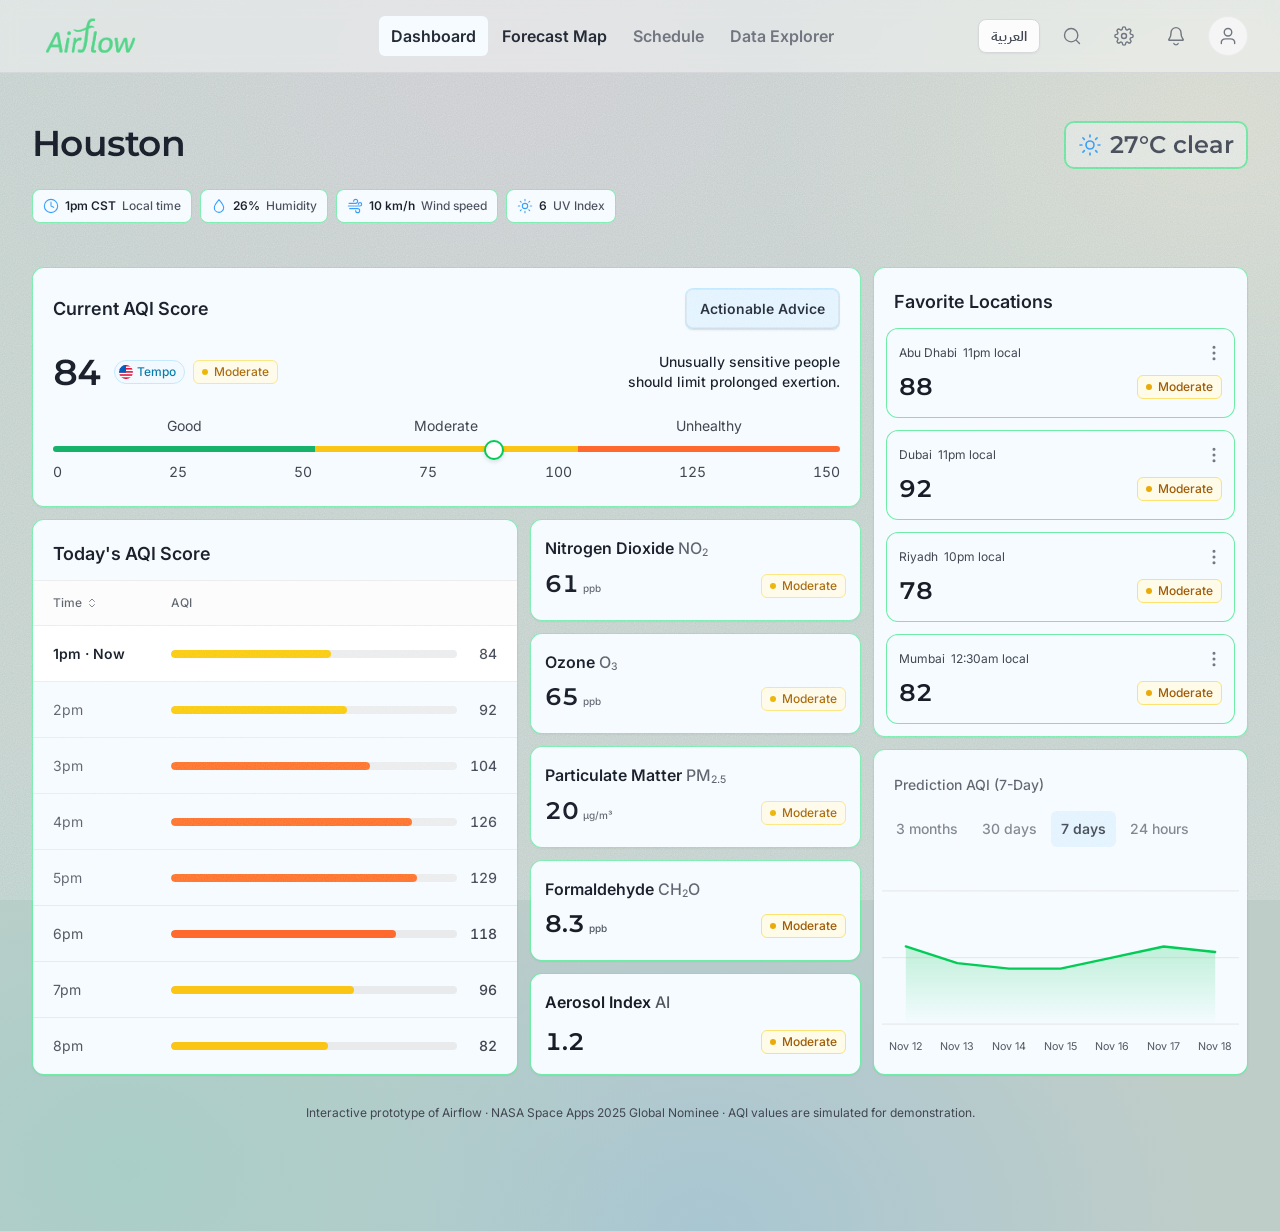
<file: airflow/prototype/index.html>
<!DOCTYPE html>
<html lang="en">
<head>
<meta charset="utf-8">
<meta name="viewport" content="width=device-width, initial-scale=1">
<title>Airflow Prototype</title>
<link rel="preconnect" href="https://fonts.googleapis.com">
<link rel="preconnect" href="https://fonts.gstatic.com" crossorigin>
<link href="https://fonts.googleapis.com/css2?family=Inter:wght@400;500;600&family=Montserrat:wght@500;600&family=IBM+Plex+Sans+Arabic:wght@400;500;600&display=swap" rel="stylesheet">
<style>
/* Airflow design tokens, taken from the Figma file (Untitled UI based). Single light theme, as designed. */
:root{
  --brand-600:#03CC56;
  --brand-500:#03E05E;
  --border-brand:rgba(3,224,94,.55);
  --card:#F5FBFF;
  --card-alt:#F0F9FF;
  --white:#FCFCFC;
  --text-900:#181D27;
  --text-700:#414651;
  --text-600:#535862;
  --text-500:#717680;
  --border-primary:#D5D7DA;
  --border-secondary:#E9EAEB;
  --bg-quaternary:#E9EAEB;
  --good:#17B26A; --moderate:#FAC515; --usg:#FF692E; --unhealthy:#F04438; --very:#7A5AF8;
  --font-display:"Montserrat", "IBM Plex Sans Arabic", "Helvetica Neue", Arial, sans-serif;
  --font-body:"Inter", "IBM Plex Sans Arabic", "Helvetica Neue", Arial, sans-serif;
  --shadow-xs:0 1px 2px rgba(10,13,18,.05);
  --shadow-lg:0 12px 16px -4px rgba(10,13,18,.08),0 4px 6px -2px rgba(10,13,18,.03),0 2px 2px -1px rgba(10,13,18,.04);
  color-scheme:light;
}
*{box-sizing:border-box}
html,body{margin:0;min-height:100%}
body{
  font-family:var(--font-body);color:var(--text-900);font-size:14px;line-height:20px;
  background-color:#BFCDC9;
  background-image:
    radial-gradient(60% 50% at 10% 95%, #A9CEC8 0%, transparent 70%),
    radial-gradient(55% 45% at 55% 100%, #A8C6D2 0%, transparent 70%),
    radial-gradient(50% 40% at 95% 10%, #D3D6CB 0%, transparent 70%),
    radial-gradient(60% 50% at 40% 5%, #C9C9CE 0%, transparent 70%);
  background-attachment:scroll;
}
body::before{content:"";position:fixed;inset:0;pointer-events:none;opacity:.35;mix-blend-mode:overlay;
  background-image:url("data:image/svg+xml,%3Csvg xmlns='http://www.w3.org/2000/svg' width='160' height='160'%3E%3Cfilter id='n'%3E%3CfeTurbulence type='fractalNoise' baseFrequency='.9' numOctaves='2' stitchTiles='stitch'/%3E%3CfeColorMatrix values='0 0 0 0 1 0 0 0 0 1 0 0 0 0 1 0 0 0 .9 0'/%3E%3C/filter%3E%3Crect width='100%25' height='100%25' filter='url(%23n)'/%3E%3C/svg%3E");}
button{font:inherit;color:inherit;cursor:pointer}
:focus-visible{outline:2px solid var(--brand-600);outline-offset:2px;border-radius:6px}
.num{font-variant-numeric:tabular-nums}
sub{font-size:.65em;vertical-align:-.15em;line-height:0}

/* header */
.nav{position:sticky;top:0;z-index:20;background:rgba(255,255,255,.4);border-bottom:1px solid var(--border-primary);backdrop-filter:blur(8px)}
.nav-in{max-width:1280px;margin:0 auto;height:72px;padding:0 32px;display:flex;align-items:center;justify-content:space-between;gap:16px}
.nav-left{display:flex;align-items:center;gap:clamp(24px,18vw,260px)}
.logo{display:block;width:117px;height:40px;object-fit:contain}
.menu{display:flex;gap:2px}
.menu a,.menu span{font-weight:600;font-size:16px;line-height:24px;padding:8px 12px;border-radius:6px;text-decoration:none;color:var(--text-700);white-space:nowrap}
.menu a{color:#252B37}
.menu a[aria-current="page"]{background:var(--card)}
.menu a:hover{background:rgba(245,251,255,.7)}
.menu span{color:var(--text-500);cursor:not-allowed}
.nav-right{display:flex;align-items:center;gap:12px}
.icon-btn{width:40px;height:40px;border:0;background:none;border-radius:6px;display:grid;place-items:center;color:var(--text-500)}
.icon-btn:hover{background:rgba(255,255,255,.5)}
.icon-btn svg,.ico{width:20px;height:20px;stroke:currentColor;fill:none;stroke-width:1.67;stroke-linecap:round;stroke-linejoin:round}
.lang-btn{border:1px solid var(--border-primary);background:var(--white);border-radius:8px;padding:6px 12px;font-weight:600;font-size:14px;color:var(--text-700);box-shadow:var(--shadow-xs)}
.lang-btn:hover{background:#fff}
.avatar{width:40px;height:40px;border-radius:50%;background:#F5F5F5;border:1px solid var(--border-secondary);display:grid;place-items:center;color:var(--text-500)}

main{max-width:1280px;margin:0 auto;padding:48px 32px 96px}
.view[hidden]{display:none}

/* shared card */
.card{background:var(--card);border:1px solid var(--border-brand);border-radius:12px;box-shadow:var(--shadow-xs)}
.card-h{font-weight:600;font-size:18px;line-height:28px;margin:0}
.badge{display:inline-flex;align-items:center;gap:6px;border:1px solid;border-radius:6px;padding:2px 8px;font-size:12px;line-height:18px;font-weight:500;white-space:nowrap}
.badge i{width:6px;height:6px;border-radius:50%;background:currentColor;display:block}
.b-good{background:#ECFDF3;border-color:#ABEFC6;color:#067647}.b-good i{background:#17B26A}
.b-moderate{background:#FEFBE8;border-color:#FDE272;color:#A15C07}.b-moderate i{background:#EAAA08}
.b-usg{background:#FDEAD7;border-color:#FF9C66;color:#B93815}.b-usg i{background:#EF6820}
.b-unhealthy{background:#FEF3F2;border-color:#FDA29B;color:#B42318}.b-unhealthy i{background:#F04438}
.b-very{background:#F4F3FF;border-color:#BDB4FE;color:#5925DC}.b-very i{background:#7A5AF8}
.btn{border:1px solid var(--border-primary);background:var(--white);border-radius:8px;padding:10px 14px;font-weight:600;font-size:14px;color:var(--text-700);box-shadow:var(--shadow-xs),inset 0 0 0 1px rgba(10,13,18,.06),inset 0 -2px 0 rgba(10,13,18,.05)}
.btn:hover{background:#fff}
.btn[aria-expanded="true"],.btn.soft{background:#E0F2FE;border-color:#B9E6FE;color:#252B37}

/* ---------- DASHBOARD ---------- */
.d-top{display:flex;justify-content:space-between;align-items:flex-start;gap:16px;flex-wrap:wrap}
.city{font-family:var(--font-display);font-weight:600;font-size:36px;line-height:44px;letter-spacing:-.02em;margin:0}
.weather{display:flex;align-items:center;gap:8px;font-family:var(--font-display);font-weight:600;font-size:24px;line-height:32px;color:var(--text-700);border:2px solid var(--border-brand);background:rgba(245,251,255,.35);border-radius:10px;padding:6px 12px}
.weather .ico{width:24px;height:24px;color:#2E90FA}
.chips{display:flex;gap:8px;flex-wrap:wrap;margin-top:20px}
.chip{display:inline-flex;align-items:center;gap:6px;background:var(--card);border:1px solid var(--border-brand);border-radius:8px;padding:6px 10px;font-size:12px;font-weight:500;color:var(--text-700)}
.chip b{font-weight:600;color:var(--text-900)}
.chip .ico{width:16px;height:16px;color:#2E90FA}
.d-grid{display:grid;grid-template-columns:871fr 394fr;gap:12px;margin-top:44px;align-items:stretch}
.d-left,.d-right{display:grid;gap:12px;grid-template-rows:auto 1fr}
.d-sub{display:grid;grid-template-columns:471fr 320fr;gap:12px;align-items:stretch}
.today{display:flex;flex-direction:column}.today .tbl{flex:1}
.pred{display:flex;flex-direction:column}.pred .chart{margin-top:auto}
.pol{display:flex;flex-direction:column;justify-content:space-between}

.now{padding:20px 20px 24px}
.now-head{display:flex;justify-content:space-between;align-items:center;gap:12px}
.now-row{display:flex;justify-content:space-between;align-items:center;gap:16px;margin-top:20px;flex-wrap:wrap}
.now-val{display:flex;align-items:center;gap:12px;flex-wrap:wrap}
#nowSrc{display:inline-flex;align-items:center;gap:8px}
#nowSrc .src,#nowSrc .badge{height:24px;box-sizing:border-box;display:inline-flex;align-items:center;font-size:12px;line-height:18px;padding-block:0}
.big{font-family:var(--font-display);font-weight:600;font-size:36px;line-height:44px;letter-spacing:-.02em}
.src{display:inline-flex;align-items:center;gap:4px;background:#F0F9FF;border:1px solid #B9E6FE;color:#026AA2;border-radius:999px;padding-block:1px;padding-inline:4px 8px;font-size:12px;font-weight:500;white-space:nowrap}
.src.s5p{background:#F4F3FF;border-color:#D9D6FE;color:#5925DC;padding-inline-start:8px}
.src.ground{padding-inline-start:8px;background:#FEF6EE;border-color:#F9DBAF;color:#B93815}
.headline{font-weight:500;font-size:14px;line-height:20px;text-align:end;text-wrap:balance;max-width:330px}
.scale{margin-top:22px;position:relative}
.scale-labels,.scale-ticks{display:grid;grid-template-columns:1fr 1fr 1fr;font-size:14px;color:var(--text-700);text-align:center}
.scale-track{display:flex;height:6px;border-radius:999px;overflow:hidden;margin:10px 0}
.scale-track span{flex:1}
.scale-thumb{position:absolute;top:24px;width:20px;height:20px;border-radius:50%;background:#fff;border:2px solid var(--brand-600);box-shadow:0 2px 4px rgba(10,13,18,.12);transform:translateX(-50%);transition:inset-inline-start .4s ease}
[dir="rtl"] .scale-thumb,[dir="rtl"] .hours button{transform:translateX(50%)}
[dir="rtl"] .city,[dir="rtl"] .big{letter-spacing:0}
[dir="rtl"] body{line-height:22px}
.scale-ticks{display:flex;justify-content:space-between;font-size:14px}
.advice-panel{margin-top:18px;border-top:1px solid var(--border-secondary);padding-top:16px;display:grid;gap:10px}
.advice-panel[hidden]{display:none}
.advice-item{display:grid;grid-template-columns:120px 1fr;gap:12px;font-size:14px}
.advice-item b{font-weight:600}

.today{overflow:hidden}
.today h3,.fav h3,.pred h3{padding:20px 20px 12px}
.tbl{width:100%;border-collapse:collapse}
.tbl th{font-size:12px;font-weight:500;color:var(--text-600);text-align:start;padding:12px 20px;border-top:1px solid var(--border-secondary);border-bottom:1px solid var(--border-secondary);background:var(--white)}
.tbl th button{border:0;background:none;padding:0;font-weight:500;display:inline-flex;gap:4px;align-items:center;color:inherit}
.tbl td{white-space:nowrap;padding:0 20px;height:56px;border-bottom:1px solid var(--border-secondary);font-size:14px;color:var(--text-600)}
.tbl tr:last-child td{border-bottom:0}
.tbl tr.is-now td{background:#fff}
.tbl tr.is-now td:first-child{color:var(--text-900);font-weight:600}
.hbar{display:flex;align-items:center;gap:12px}
.hbar .t{flex:1;height:8px;border-radius:999px;background:var(--bg-quaternary);overflow:hidden}
.hbar .t span{display:block;height:100%;border-radius:999px;transition:width .4s ease}
.hbar .v{width:28px;text-align:end;color:var(--text-700);font-weight:500}

.pols{display:grid;gap:12px;grid-template-rows:repeat(5,1fr)}
.pol{padding:16px 14px}
.pol-n{font-weight:600;font-size:16px;line-height:24px}
.pol-n span{color:var(--text-600);font-weight:500}
.pol-r{display:flex;justify-content:space-between;align-items:center;margin-top:4px;gap:8px}
.pol-v{font-family:var(--font-display);font-weight:600;font-size:24px;line-height:32px}
.pol-v small{font-family:var(--font-body);font-size:10px;font-weight:500;color:var(--text-600);margin-inline-start:4px}

.fav{padding-bottom:12px;min-height:370px}
.fav-list{display:grid;gap:12px;padding:0 12px}
.fav-item{position:relative;background:var(--card);border:1px solid var(--border-brand);border-radius:12px;padding:12px 12px 14px;text-align:start;width:100%}
.fav-item:hover{background:#fff}
.fav-item[aria-current="true"]{background:#fff;box-shadow:inset 0 0 0 1px var(--brand-600)}
.fav-top{display:flex;justify-content:space-between;align-items:center;font-size:12px;color:var(--text-700)}
.fav-bot{display:flex;justify-content:space-between;align-items:center;margin-top:6px}
.kebab{border:0;background:none;width:24px;height:24px;border-radius:6px;display:grid;place-items:center;color:var(--text-500);position:relative;z-index:2}
.kebab:hover{background:var(--border-secondary)}
.fav-menu{position:absolute;inset-inline-end:10px;top:36px;z-index:5;background:#fff;border:1px solid var(--border-secondary);border-radius:8px;box-shadow:var(--shadow-lg);padding:4px;min-width:170px}
.fav-menu button{display:block;width:100%;text-align:start;border:0;background:none;padding:8px 10px;border-radius:6px;font-size:14px;color:var(--text-700)}
.fav-menu button:hover{background:#F5F5F5}
.fav-empty{padding:12px 20px;color:var(--text-600);font-size:14px}
.fav-pick{display:block;width:100%;border:0;background:none;padding:0;text-align:start;position:absolute;inset:0;border-radius:12px;z-index:1}

.pred{padding-bottom:16px}
.pred h3 span{color:var(--text-600);font-weight:500;font-size:14px}
.tabs{display:flex;gap:4px;padding:0 12px;flex-wrap:wrap}
.tabs button{border:0;background:none;padding:8px 10px;border-radius:6px;font-size:14px;font-weight:500;color:var(--text-500)}
.tabs button[aria-selected="true"]{background:#E0F2FE;color:var(--text-700);font-weight:600}
.chart{position:relative;padding:12px 8px 0}
.chart svg{display:block;width:100%;height:auto;overflow:visible}
.chart-tip{position:absolute;pointer-events:none;background:#fff;border:1px solid var(--border-secondary);border-radius:8px;box-shadow:var(--shadow-lg);padding:6px 10px;font-size:12px;white-space:nowrap;transform:translate(-50%,-110%);opacity:0;transition:opacity .15s}
.chart-tip b{display:block;font-size:14px}

/* ---------- MAP ---------- */
.m-card{padding:24px}
.m-head{display:flex;justify-content:space-between;align-items:center;gap:16px;padding-bottom:20px;border-bottom:1px solid var(--border-secondary)}
.m-head h2{font-size:20px;line-height:30px;font-weight:600;margin:0}
.m-body{display:flex;justify-content:space-between;gap:32px 24px;flex-wrap:wrap;margin-top:20px;background:var(--white);border-radius:8px}
.m-map{position:relative;flex:1 1 560px;max-width:720px;aspect-ratio:720/344;align-self:center}
.m-map img{position:absolute;inset:0;width:100%;height:100%;object-fit:contain;pointer-events:none;user-select:none}
.marker{position:absolute;width:24px;height:24px;border:0;background:none;padding:0;transform:translate(-50%,-50%);border-radius:50%}
.marker span{pointer-events:none;position:absolute;left:50%;top:50%;transform:translate(-50%,-50%);border-radius:50%;background:var(--brand-500)}
.marker .o{width:40px;height:40px;opacity:.1;transition:all .3s}
.marker .m{width:24px;height:24px;opacity:.2;transition:all .3s}
.marker .i{width:8px;height:8px}
.marker[aria-pressed="true"] .o{width:48px;height:48px;opacity:.16}
.marker[aria-pressed="true"] .m{width:28px;height:28px;opacity:.3}
.marker:hover .o{opacity:.2}
@media (prefers-reduced-motion:no-preference){
  .marker[aria-pressed="true"] .o{animation:pulse 2s ease-out infinite}
  @keyframes pulse{0%{transform:translate(-50%,-50%) scale(.7);opacity:.3}100%{transform:translate(-50%,-50%) scale(1.25);opacity:0}}
}
.tip{position:absolute;z-index:6;transform:translate(-50%,calc(-100% - 26px));width:176px;background:var(--white);border:1px solid rgba(0,0,0,.08);border-radius:8px;padding:12px 14px;box-shadow:var(--shadow-lg);display:grid;justify-items:center;gap:6px;text-align:center;font-size:12px;line-height:18px;font-weight:600}
.tip[hidden]{display:none}
.tip .row{display:flex;justify-content:space-between;align-items:center;width:100%}
.tip .dotb{width:22px;height:22px;border-radius:6px;border:1px solid;display:grid;place-items:center}
.tip .dotb i{width:6px;height:6px;border-radius:50%;display:block}
.tip a{color:#026AA2;font-weight:500;text-decoration:none}
.tip a:hover{text-decoration:underline}
.cc{width:20px;height:20px;border-radius:50%;background:var(--border-secondary);font-size:9px;line-height:20px;font-weight:600;color:var(--text-700)}
.side{flex:0 0 292px;background:var(--card-alt);border:1px solid var(--brand-500);border-radius:12px;padding:24px;display:grid;gap:24px;align-content:start}
.side-h{font-weight:600;font-size:20px;line-height:30px}
.side-sub{font-size:12px;color:var(--text-600);margin-top:-2px}
.side-score{display:flex;justify-content:space-between;align-items:center;margin-top:6px}
.side-score .badge{font-size:14px;line-height:20px;padding:4px 10px;border-radius:8px;gap:8px}
.prow{border-bottom:1px solid var(--border-primary);padding:4px 0;display:grid;gap:2px}
.prow:last-child{border-bottom:0}
.prow-n{font-weight:600}
.prow-n span{color:var(--text-700)}
.prow-b{display:flex;align-items:center;gap:12px}
.prow-b .t{flex:1;height:8px;border-radius:999px;background:var(--bg-quaternary);overflow:hidden}
.prow-b .t span{display:block;height:100%;border-radius:999px;transition:width .4s ease,background .4s}
.prow-b .v{font-weight:500;min-width:44px;text-align:end;white-space:nowrap}
.prow-b .v small{font-size:9px;color:var(--text-700);margin-inline-start:2px}

.slider-card{margin-top:24px;background:var(--card-alt);border-radius:12px;padding:20px 21px 14px;box-shadow:var(--shadow-xs)}
.range{position:relative;height:24px}
.range .bg,.range .fill{position:absolute;top:8px;height:8px;border-radius:999px}
.range .bg{left:0;right:0;background:var(--bg-quaternary)}
.range .fill{background:var(--brand-600)}
.range input{position:absolute;left:-12px;right:-12px;width:calc(100% + 24px);top:0;height:24px;margin:0;background:none;pointer-events:none;-webkit-appearance:none;appearance:none}
.range input::-webkit-slider-runnable-track{background:none;height:24px}
.range input::-moz-range-track{background:none}
.range input::-webkit-slider-thumb{-webkit-appearance:none;pointer-events:auto;width:24px;height:24px;border-radius:50%;background:var(--white);border:2px solid var(--brand-600);box-shadow:0 4px 6px -1px rgba(10,13,18,.1),0 2px 4px -2px rgba(10,13,18,.06);cursor:grab}
.range input::-moz-range-thumb{pointer-events:auto;width:20px;height:20px;border-radius:50%;background:var(--white);border:2px solid var(--brand-600);box-shadow:0 4px 6px -1px rgba(10,13,18,.1);cursor:grab}
.range input:focus-visible{outline:none}
.range input:focus-visible::-webkit-slider-thumb{box-shadow:0 0 0 4px rgba(3,204,86,.25)}
.range input:focus-visible::-moz-range-thumb{box-shadow:0 0 0 4px rgba(3,204,86,.25)}
.hours{position:relative;height:44px;margin-top:6px;font-size:14px;line-height:20px;font-weight:500}
.hours button{position:absolute;top:0;transform:translateX(-50%);border:0;background:none;padding:0 4px 2px;border-radius:6px;font-weight:500;display:grid;justify-items:center;gap:4px;min-width:20px;color:var(--text-900);white-space:nowrap}
.hours button i{display:block;width:1px;height:8px;background:var(--border-primary)}
.hours button:nth-child(even) i{height:5px}
.hours button:hover{background:rgba(3,204,86,.08)}
.hours button.in{color:#067647}.hours button.in i{background:var(--brand-600)}
.hours button.now-h span{color:#067647;font-weight:600}
.hours button:nth-child(12) i{height:14px;background:var(--text-500)}
.slider-note{margin:8px 0 0;font-size:12px;color:var(--text-600);text-align:center}
.proto-note{text-align:center;font-size:12px;color:var(--text-700);margin-top:28px}

.sr{position:absolute;width:1px;height:1px;overflow:hidden;clip:rect(0 0 0 0);white-space:nowrap}

@media (max-width:1100px){
  .d-grid{grid-template-columns:1fr}
  .d-right{grid-template-columns:1fr 1fr}
  .side{flex:1 1 100%}
  .nav-left{gap:24px}
}
@media (max-width:760px){
  main{padding:28px 16px 64px}
  .nav-in{padding:0 16px}
  .menu{display:none}
  .d-sub,.d-right{grid-template-columns:1fr}
  .headline{text-align:left}
  .hours{font-size:11px}
  .hours button.minor span{display:none}
  .m-card{padding:16px}
}
</style>
</head>
<body>

<header class="nav">
  <div class="nav-in">
    <div class="nav-left">
      <a href="#dashboard" aria-label="Airflow home"><img class="logo" src="/airflow/prototype/assets/logo.png" alt="Airflow"></a>
      <nav class="menu" aria-label="Main" data-i18n-aria="main_nav">
        <a href="#dashboard" id="nav-dashboard" data-i18n="nav_dash">Dashboard</a>
        <a href="#forecast-map" id="nav-map" data-i18n="nav_map">Forecast Map</a>
        <span aria-disabled="true" data-i18n="nav_sched" data-i18n-title="not_proto" title="Not part of this prototype">Schedule</span>
        <span aria-disabled="true" data-i18n="nav_data" data-i18n-title="not_proto" title="Not part of this prototype">Data Explorer</span>
      </nav>
    </div>
    <div class="nav-right">
      <button class="lang-btn" type="button" id="langBtn" lang="ar">العربية</button>
      <button class="icon-btn" type="button" aria-label="Search" data-i18n-aria="search"><svg viewBox="0 0 24 24"><path d="M21 21l-4.35-4.35M19 11a8 8 0 11-16 0 8 8 0 0116 0z"/></svg></button>
      <button class="icon-btn" type="button" aria-label="Settings" data-i18n-aria="settings"><svg viewBox="0 0 24 24"><path d="M12 15a3 3 0 100-6 3 3 0 000 6z"/><path d="M19.4 15a1.65 1.65 0 00.33 1.82l.06.06a2 2 0 01-2.83 2.83l-.06-.06a1.65 1.65 0 00-1.82-.33 1.65 1.65 0 00-1 1.51V21a2 2 0 01-4 0v-.09A1.65 1.65 0 009 19.4a1.65 1.65 0 00-1.82.33l-.06.06a2 2 0 01-2.83-2.83l.06-.06A1.65 1.65 0 004.68 15a1.65 1.65 0 00-1.51-1H3a2 2 0 010-4h.09A1.65 1.65 0 004.6 9a1.65 1.65 0 00-.33-1.82l-.06-.06a2 2 0 012.83-2.83l.06.06A1.65 1.65 0 009 4.68a1.65 1.65 0 001-1.51V3a2 2 0 014 0v.09a1.65 1.65 0 001 1.51 1.65 1.65 0 001.82-.33l.06-.06a2 2 0 012.83 2.83l-.06.06A1.65 1.65 0 0019.4 9a1.65 1.65 0 001.51 1H21a2 2 0 010 4h-.09a1.65 1.65 0 00-1.51 1z"/></svg></button>
      <button class="icon-btn" type="button" aria-label="Notifications" data-i18n-aria="notif"><svg viewBox="0 0 24 24"><path d="M9.35 21a3 3 0 005.3 0M18 8A6 6 0 006 8c0 3.09-.78 5.2-1.65 6.6-.74 1.18-1.1 1.77-1.1 1.96.02.2.06.28.22.4.15.11.75.11 1.95.11h13.16c1.2 0 1.8 0 1.95-.11.16-.12.2-.2.22-.4.01-.19-.36-.78-1.1-1.96C18.78 13.2 18 11.09 18 8z"/></svg></button>
      <div class="avatar" aria-label="Account" data-i18n-aria="account"><svg class="ico" viewBox="0 0 24 24"><path d="M20 21c0-1.4 0-2.1-.17-2.67a4 4 0 00-2.66-2.66C16.6 15.5 15.9 15.5 14.5 15.5h-5c-1.4 0-2.1 0-2.67.17a4 4 0 00-2.66 2.66C4 18.9 4 19.6 4 21M16.5 7.5a4.5 4.5 0 11-9 0 4.5 4.5 0 019 0z"/></svg></div>
    </div>
  </div>
</header>

<main>
  <!-- ================= DASHBOARD ================= -->
  <section class="view" id="view-dashboard" aria-labelledby="cityName">
    <div class="d-top">
      <h1 class="city" id="cityName">Houston</h1>
      <div class="weather" id="weatherMain"></div>
    </div>
    <div class="chips" id="chips"></div>

    <div class="d-grid">
      <div class="d-left">
        <section class="card now" aria-labelledby="h-now">
          <div class="now-head">
            <h2 class="card-h" id="h-now" data-i18n="cur_aqi">Current AQI Score</h2>
            <button class="btn soft" type="button" id="adviceBtn" aria-expanded="false" aria-controls="advicePanel" data-i18n="advice_btn">Actionable Advice</button>
          </div>
          <div class="now-row" aria-live="polite">
            <div class="now-val"><span class="big num" id="nowAqi">84</span><span id="nowSrc"></span></div>
            <div class="headline" id="nowHeadline"></div>
          </div>
          <div class="scale" aria-hidden="true">
            <div class="scale-labels"><span data-i18n="sc_good">Good</span><span data-i18n="sc_mod">Moderate</span><span data-i18n="sc_unh">Unhealthy</span></div>
            <div class="scale-track"><span style="background:var(--good)"></span><span style="background:var(--moderate)"></span><span style="background:var(--usg)"></span></div>
            <div class="scale-thumb" id="thumb"></div>
            <div class="scale-ticks num"><span>0</span><span>25</span><span>50</span><span>75</span><span>100</span><span>125</span><span>150</span></div>
          </div>
          <div class="advice-panel" id="advicePanel" hidden></div>
        </section>

        <div class="d-sub">
          <section class="card today" aria-labelledby="h-today">
            <h3 class="card-h" id="h-today" data-i18n="today">Today's AQI Score</h3>
            <table class="tbl">
              <thead><tr><th style="width:118px"><button type="button" id="sortBtn" aria-label="Sort by time or AQI" data-i18n-aria="sort"><span id="sortTxt">Time</span> <svg class="ico" style="width:12px;height:12px" viewBox="0 0 24 24"><path d="M7 15l5 5 5-5M7 9l5-5 5 5"/></svg></button></th><th data-i18n="aqi">AQI</th></tr></thead>
              <tbody id="todayBody"></tbody>
            </table>
          </section>
          <div class="pols" id="pols"></div>
        </div>
      </div>

      <div class="d-right">
        <section class="card fav" aria-labelledby="h-fav">
          <h3 class="card-h" id="h-fav" data-i18n="fav">Favorite Locations</h3>
          <div class="fav-list" id="favList"></div>
        </section>
        <section class="card pred" aria-labelledby="h-pred">
          <h3 class="card-h" id="h-pred"><span data-i18n="pred">Prediction AQI</span> <span id="predSpan">(7-Day)</span></h3>
          <div class="tabs" role="tablist" aria-label="Prediction range" data-i18n-aria="pred_range" id="tabs">
            <button role="tab" type="button" data-r="3m" aria-selected="false" data-i18n="tab_3m">3 months</button>
            <button role="tab" type="button" data-r="30d" aria-selected="false" data-i18n="tab_30d">30 days</button>
            <button role="tab" type="button" data-r="7d" aria-selected="true" data-i18n="tab_7d">7 days</button>
            <button role="tab" type="button" data-r="24h" aria-selected="false" data-i18n="tab_24h">24 hours</button>
          </div>
          <div class="chart" id="chart"><svg id="chartSvg" viewBox="0 0 300 150" role="img" aria-label="Predicted AQI chart"></svg><div class="chart-tip" id="chartTip"></div></div>
        </section>
      </div>
    </div>
  </section>

  <!-- ================= FORECAST MAP ================= -->
  <section class="view" id="view-map" hidden aria-labelledby="h-map">
    <div class="card m-card">
      <div class="m-head">
        <h2 id="h-map" data-i18n="map_title">AQI Forecast Map</h2>
        <button class="btn" type="button" id="realtime" data-i18n="realtime">Real-time report</button>
      </div>
      <div class="m-body">
        <div class="m-map" id="map">
          <img src="/airflow/prototype/assets/worldmap.png" alt="">
          <div class="tip" id="tip" role="status" hidden></div>
        </div>
        <aside class="side" aria-labelledby="sideTitle" aria-live="polite">
          <div>
            <div class="side-h" id="sideTitle" data-i18n="aqi_score">AQI Score</div>
            <div class="side-sub" id="sideSub"></div>
            <div class="side-score"><span class="big num" id="sideAqi">129</span><span id="sideBadge"></span></div>
          </div>
          <div id="sideRows"></div>
        </aside>
      </div>
    </div>
    <div class="slider-card">
      <div class="range" id="range">
        <div class="bg"></div><div class="fill" id="rangeFill"></div>
        <label class="sr" for="rFrom" data-i18n="win_start">Forecast window start</label>
        <input type="range" id="rFrom" min="0" max="23" step="1" value="3">
        <label class="sr" for="rTo" data-i18n="win_end">Forecast window end</label>
        <input type="range" id="rTo" min="0" max="23" step="1" value="5">
      </div>
      <div class="hours" id="hourBtns"></div>
      <p class="slider-note" data-i18n="slider_note">Next 24 hours in Houston time (CST), one tick per hour. Tooltips and the score panel show each city's local time.</p>
    </div>
  </section>

  <p class="proto-note" data-i18n="proto_note">Interactive prototype of Airflow · NASA Space Apps 2025 Global Nominee · AQI values are simulated for demonstration.</p>
</main>

<script>
(function(){
"use strict";
/* ---------- language ---------- */
var LANG="en";
try{var saved=localStorage.getItem("airflow-lang");if(saved==="ar"||saved==="en")LANG=saved;}catch(e){}
var T={
 en:{nav_dash:"Dashboard",nav_map:"Forecast Map",nav_sched:"Schedule",nav_data:"Data Explorer",not_proto:"Not part of this prototype",main_nav:"Main",
  search:"Search",settings:"Settings",notif:"Notifications",account:"Account",lang_btn:"العربية",lang_code:"ar",
  cur_aqi:"Current AQI Score",advice_btn:"Actionable Advice",sc_good:"Good",sc_mod:"Moderate",sc_unh:"Unhealthy",
  today:"Today's AQI Score",time:"Time",highest:"Highest AQI",sort:"Sort by time or AQI",aqi:"AQI",now:"Now",
  fav:"Favorite Locations",local:"local",view_map:"View on forecast map",remove_fav:"Remove from favourites",no_fav:"No favourites yet. Add one from the Forecast Map.",options:"Options for",show_on_dash:"Show {c} on dashboard, AQI {v}",
  pred:"Prediction AQI",pred_range:"Prediction range",tab_3m:"3 months",tab_30d:"30 days",tab_7d:"7 days",tab_24h:"24 hours",
  span_3m:"(3-Month)",span_30d:"(30-Day)",span_7d:"(7-Day)",span_24h:"(24-Hour)",chart_aria:"Predicted AQI for {c}, {a} to {b}, ranging {lo} to {hi}",
  humidity:"Humidity",wind:"Wind speed",uv:"UV Index",local_time:"Local time",kmh:"km/h",
  parents:"Parents",athletes:"Athletes",public_health:"Public health",data_source:"Data source",
  s5p_note:"{c} is outside NASA TEMPO coverage. This reading combines daily Sentinel-5P satellite data with local ground stations, so hourly detail comes from the ground network.",
  ground_note:"{c} is outside NASA TEMPO coverage, so this reading uses ground stations only and has lower confidence.",
  map_title:"AQI Forecast Map",realtime:"Real-time report",aqi_score:"AQI Score",peak:"peak",cst:"CST",add_fav:"Add to favourites",
  marker_aria:"{c}, peak AQI {v} between {w}",set_window:"Set forecast window to include {h}",tomorrow:"tomorrow",thu:"Thu",
  win_start:"Forecast window start",win_end:"Forecast window end",
  slider_note:"Next 24 hours in Houston time (CST), one tick per hour. Tooltips and the score panel show each city's local time.",
  proto_note:"Interactive prototype of Airflow · NASA Space Apps 2025 Global Nominee · AQI values are simulated for demonstration.",
  src_tempo:"Tempo",src_s5p:"Sentinel-5P + ground stations",src_ground:"Ground stations",
  srct_tempo:"TEMPO validated",srct_s5p:"Sentinel-5P + ground stations",srct_ground:"Ground stations only",
  tt_tempo:"Validated with NASA TEMPO satellite data",tt_s5p:"Outside TEMPO coverage. Daily Sentinel-5P (TROPOMI) satellite data combined with local ground stations.",tt_ground:"Outside TEMPO coverage. Ground stations only.",
  am:"am",pm:"pm",clear_night:"clear night"},
 ar:{nav_dash:"لوحة المعلومات",nav_map:"خريطة التوقعات",nav_sched:"الجدول",nav_data:"مستكشف البيانات",not_proto:"غير متاح في هذا النموذج",main_nav:"القائمة الرئيسية",
  search:"بحث",settings:"الإعدادات",notif:"الإشعارات",account:"الحساب",lang_btn:"English",lang_code:"en",
  cur_aqi:"مؤشر جودة الهواء الحالي",advice_btn:"نصائح عملية",sc_good:"جيد",sc_mod:"متوسط",sc_unh:"غير صحي",
  today:"مؤشر جودة الهواء اليوم",time:"الوقت",highest:"الأعلى قراءة",sort:"ترتيب حسب الوقت أو المؤشر",aqi:"المؤشر",now:"الآن",
  fav:"المواقع المفضلة",local:"محلي",view_map:"عرض على خريطة التوقعات",remove_fav:"إزالة من المفضلة",no_fav:"لا توجد مواقع مفضلة بعد. أضف موقعاً من خريطة التوقعات.",options:"خيارات",show_on_dash:"عرض {c} في لوحة المعلومات، المؤشر {v}",
  pred:"توقعات المؤشر",pred_range:"نطاق التوقعات",tab_3m:"3 أشهر",tab_30d:"30 يوماً",tab_7d:"7 أيام",tab_24h:"24 ساعة",
  span_3m:"(3 أشهر)",span_30d:"(30 يوماً)",span_7d:"(7 أيام)",span_24h:"(24 ساعة)",chart_aria:"توقعات مؤشر جودة الهواء في {c} من {a} إلى {b}، بين {lo} و{hi}",
  humidity:"الرطوبة",wind:"سرعة الرياح",uv:"مؤشر الأشعة فوق البنفسجية",local_time:"التوقيت المحلي",kmh:"كم/س",
  parents:"أولياء الأمور",athletes:"الرياضيون",public_health:"الصحة العامة",data_source:"مصدر البيانات",
  s5p_note:"تقع {c} خارج نطاق تغطية القمر الصناعي TEMPO التابع لناسا. تجمع هذه القراءة بين بيانات القمر الصناعي Sentinel-5P اليومية ومحطات الرصد الأرضية المحلية، لذا تأتي التفاصيل الساعية من الشبكة الأرضية.",
  ground_note:"تقع {c} خارج نطاق تغطية TEMPO، لذا تعتمد هذه القراءة على المحطات الأرضية فقط ودقتها أقل.",
  map_title:"خريطة توقعات جودة الهواء",realtime:"تقرير مباشر",aqi_score:"مؤشر جودة الهواء",peak:"الذروة",cst:"بتوقيت هيوستن",add_fav:"أضف إلى المفضلة",
  marker_aria:"{c}، ذروة المؤشر {v} بين {w}",set_window:"اضبط نافذة التوقعات لتشمل {h}",tomorrow:"غداً",thu:"الخميس",
  win_start:"بداية نافذة التوقعات",win_end:"نهاية نافذة التوقعات",
  slider_note:"الساعات الـ 24 القادمة بتوقيت هيوستن (CST)، علامة لكل ساعة. تعرض التلميحات ولوحة المؤشر التوقيت المحلي لكل مدينة.",
  proto_note:"نموذج تفاعلي لتطبيق Airflow · مرشّح عالمي في NASA Space Apps 2025 · قيم المؤشر محاكاة لأغراض العرض.",
  src_tempo:"TEMPO",src_s5p:"Sentinel-5P + محطات أرضية",src_ground:"محطات أرضية",
  srct_tempo:"مُتحقق عبر TEMPO",srct_s5p:"Sentinel-5P + محطات أرضية",srct_ground:"محطات أرضية فقط",
  tt_tempo:"تم التحقق باستخدام بيانات القمر الصناعي TEMPO التابع لناسا",tt_s5p:"خارج نطاق TEMPO. بيانات Sentinel-5P اليومية مع محطات الرصد الأرضية المحلية.",tt_ground:"خارج نطاق TEMPO. محطات أرضية فقط.",
  am:"ص",pm:"م",clear_night:"ليلة صافية"}
};
function t(k,vars){var s=(T[LANG][k]!==undefined?T[LANG][k]:T.en[k])||k;if(vars)for(var x in vars)s=s.split("{"+x+"}").join(vars[x]);return s;}
var RTL=function(){return LANG==="ar";};

/* ---------- time ---------- */
var NOW=0;
/* "Now" is 1pm in Houston (CST, UTC-6). Each city converts that to its own local time. */
var TZ={houston:-6,dallas:-6,la:-8,mexico:-6,cairo:2,abudhabi:4,dubai:4,riyadh:3,lagos:1,mumbai:5.5,delhi:5.5,beijing:8,sydney:11,auckland:13};
var TZN={houston:"CST",dallas:"CST",la:"PST",mexico:"CST",cairo:"EET",abudhabi:"GST",dubai:"GST",riyadh:"AST",lagos:"WAT",mumbai:"IST",delhi:"IST",beijing:"CST",sydney:"AEDT",auckland:"NZDT"};
function fmt(h){h=((h%24)+24)%24;var hh=Math.floor(h),m=Math.round((h-hh)*60),d=hh%12||12,mm=m?":"+(m<10?"0":"")+m:"";
  return LANG==="ar"?d+mm+" "+(hh<12?t("am"):t("pm")):d+mm+(hh<12?"am":"pm");}
function hourLabel(i){return fmt(13+i);} // slider hours, Houston time
function localH(id,i){return 13+i+(TZ[id]-(-6));}
function lt(id,i){return fmt(localH(id,i));}

/* ---------- categories ---------- */
var CATS=[{max:50,k:"good",c:"--good"},{max:100,k:"moderate",c:"--moderate"},{max:150,k:"usg",c:"--usg"},{max:200,k:"unhealthy",c:"--unhealthy"},{max:9999,k:"very",c:"--very"}];
var CAT_N={en:{good:["Good"],moderate:["Moderate"],usg:["Sensitive groups","Unhealthy for sensitive groups"],unhealthy:["Unhealthy"],very:["Very unhealthy"]},
  ar:{good:["جيد"],moderate:["متوسط"],usg:["الفئات الحساسة","غير صحي للفئات الحساسة"],unhealthy:["غير صحي"],very:["غير صحي جداً"]}};
function cat(v){for(var i=0;i<CATS.length;i++)if(v<=CATS[i].max){var c=CATS[i],n=CAT_N[LANG][c.k];return {k:c.k,c:c.c,n:n[0],full:n[1]||n[0]};}}
function cvar(v){return "var("+cat(v).c+")";}
function badge(v){var c=cat(v);return '<span class="badge b-'+c.k+'" title="'+c.full+'"><i></i>'+c.n+'</span>';}

/* ---------- data (simulated). Tempo = inside NASA TEMPO coverage (North America). ---------- */
var LOC={
  houston:{n:"Houston",ar:"هيوستن",cc:"US",tempo:true,x:19.3,y:36.9,h:[84,92,104,126,129,118,96,82,74,68,64,60],w:{o3:1,no2:.7,pm:.85},wx:{t:27,c:"Clear",hum:26,wind:10,uv:6}},
  dallas:{n:"Dallas",ar:"دالاس",cc:"US",tempo:true,h:[72,78,88,101,108,99,86,74,66,60,55,52],w:{o3:1,no2:.65,pm:.7},wx:{t:25,c:"Sunny",hum:31,wind:14,uv:7}},
  la:{n:"Los Angeles",ar:"لوس أنجلوس",cc:"US",tempo:true,x:15.4,y:40.1,h:[68,74,86,98,104,97,84,72,64,58,54,50],w:{o3:1,no2:.75,pm:.6},wx:{t:22,c:"Hazy",hum:48,wind:8,uv:5}},
  mexico:{n:"Mexico City",ar:"مكسيكو سيتي",cc:"MX",tempo:true,x:18.6,y:46.2,h:[94,102,112,121,118,108,98,90,84,80,76,72],w:{o3:1,pm:.9,no2:.8},wx:{t:21,c:"Cloudy",hum:40,wind:9,uv:6}},
  cairo:{n:"Cairo",ar:"القاهرة",cc:"EG",tempo:false,x:53.75,y:35.5,h:[96,98,101,104,106,108,110,112,109,104,100,96],w:{pm:1,no2:.75,o3:.6},wx:{t:26,c:"Dusty",hum:35,wind:16,uv:4}},
  abudhabi:{n:"Abu Dhabi",ar:"أبوظبي",cc:"AE",src:"s5p",x:64.2,y:49,h:[88,92,96,101,104,102,98,94,90,86,84,82],w:{pm:1,o3:.85,no2:.6},wx:{t:30,c:"Sunny",hum:55,wind:14,uv:7}},
  dubai:{n:"Dubai",ar:"دبي",cc:"AE",src:"s5p",x:67,y:43.8,h:[92,95,99,104,108,106,101,97,93,90,87,85],w:{pm:1,o3:.8,no2:.75},wx:{t:31,c:"Hazy",hum:58,wind:12,uv:7}},
  riyadh:{n:"Riyadh",ar:"الرياض",cc:"SA",tempo:false,h:[78,80,83,85,88,90,92,95,97,94,90,86],w:{pm:1,o3:.6,no2:.5},wx:{t:31,c:"Sunny",hum:18,wind:12,uv:6}},
  lagos:{n:"Lagos",ar:"لاغوس",cc:"NG",tempo:false,x:53.6,y:65.1,h:[88,90,92,95,98,100,102,104,101,98,94,90],w:{pm:1,no2:.6,o3:.5},wx:{t:30,c:"Humid",hum:78,wind:10,uv:7}},
  mumbai:{n:"Mumbai",ar:"مومباي",cc:"IN",tempo:false,x:74,y:57,h:[82,85,88,92,96,99,104,108,110,106,101,96],w:{pm:1,no2:.8,o3:.55},wx:{t:30,c:"Haze",hum:62,wind:11,uv:5}},
  delhi:{n:"Delhi",ar:"دلهي",cc:"IN",tempo:false,x:75.1,y:34,h:[148,152,156,160,164,168,172,176,178,174,170,165],w:{pm:1,no2:.7,o3:.5},wx:{t:24,c:"Smog",hum:55,wind:5,uv:3}},
  beijing:{n:"Beijing",ar:"بكين",cc:"CN",tempo:false,x:83.5,y:27,h:[92,95,98,102,106,110,108,104,100,96,92,88],w:{pm:1,no2:.8,o3:.6},wx:{t:12,c:"Overcast",hum:45,wind:13,uv:2}},
  sydney:{n:"Sydney",ar:"سيدني",cc:"AU",tempo:false,x:88.75,y:86.6,h:[32,30,28,27,26,25,24,24,25,26,28,30],w:{o3:1,pm:.8,no2:.5},wx:{t:19,c:"Clear",hum:60,wind:18,uv:1}},
  auckland:{n:"Auckland",ar:"أوكلاند",cc:"NZ",tempo:false,x:95.4,y:89.8,h:[22,21,20,20,19,19,18,18,19,20,21,22],w:{o3:1,pm:.7,no2:.4},wx:{t:15,c:"Breezy",hum:70,wind:24,uv:1}}
};
function nm(id){return LANG==="ar"?LOC[id].ar:LOC[id].n;}
var WX_AR={Clear:"صافٍ",Sunny:"مشمس",Hazy:"ضبابي",Cloudy:"غائم",Dusty:"مغبر",Humid:"رطب",Haze:"ضباب خفيف",Smog:"ضباب دخاني",Overcast:"ملبّد بالغيوم",Breezy:"نسيم عليل"};
/* extend each 12-hour curve to 24 hours: overnight dip, then morning rise */
Object.keys(LOC).forEach(function(id){var h=LOC[id].h;if(h.length!==12)return;
  var last=h[11],lo=Math.round(Math.min.apply(0,h)*0.85),end=Math.round(h[0]*0.93);
  for(var k=1;k<=12;k++){var v=k<=5?last+(lo-last)*k/5:lo+(end-lo)*(k-5)/7;h.push(Math.round(v));}});
var state={loc:"houston",mapLoc:"houston",fav:["abudhabi","dubai","riyadh","mumbai"],from:3,to:5,range:"7d",sort:"time",menu:null};

/* EPA breakpoints: sub-index -> concentration */
function pw(v,pts){for(var i=1;i<pts.length;i++)if(v<=pts[i][0]){var a=pts[i-1],b=pts[i];return a[1]+(b[1]-a[1])*(v-a[0])/(b[0]-a[0]);}return pts[pts.length-1][1];}
var PN={en:{no2:"Nitrogen Dioxide",o3:"Ozone",pm:"Particulate Matter",ch2o:"Formaldehyde",ai:"Aerosol Index"},
        ar:{no2:"ثاني أكسيد النيتروجين",o3:"الأوزون",pm:"الجسيمات الدقيقة",ch2o:"الفورمالديهايد",ai:"مؤشر الهباء الجوي"}};
function pollutants(id,aqi){
  var w=LOC[id].w, so3=Math.round(aqi*(w.o3||.5)), sno2=Math.round(aqi*(w.no2||.5)), spm=Math.round(aqi*(w.pm||.5));
  var ch2o=+(2+aqi*0.075).toFixed(1), ai=+(0.3+spm*0.013).toFixed(1), n=PN[LANG];
  return [
    {k:"no2",n:n.no2,f:"NO<sub>2</sub>",v:Math.round(pw(sno2,[[0,0],[50,53],[100,100],[150,360],[200,649]])),u:"ppb",s:sno2},
    {k:"o3",n:n.o3,f:"O<sub>3</sub>",v:Math.round(pw(so3,[[0,0],[50,54],[100,70],[150,85],[200,105]])),u:"ppb",s:so3},
    {k:"pm",n:n.pm,f:"PM<sub>2.5</sub>",v:Math.round(pw(spm,[[0,0],[50,9],[100,35.4],[150,55.4],[200,125.4]])),u:"µg/m³",s:spm},
    {k:"ch2o",n:n.ch2o,f:"CH<sub>2</sub>O",v:ch2o,u:"ppb",s:ch2o<8?40:ch2o<12?80:120},
    {k:"ai",n:n.ai,f:"AI",v:ai,u:"",s:ai<1?40:ai<2?80:120}
  ];
}
function formula(f){return '<bdi dir="ltr">'+f+'</bdi>';}
function unit(u){return u?'<small><bdi dir="ltr">'+u+'</bdi></small>':'';}
var ADVICE={
 en:{good:{h:"Air quality is good. Enjoy outdoor activities.",p:["Outdoor play is fine.","Train as planned.","No action needed."]},
  moderate:{h:"Unusually sensitive people should limit prolonged exertion.",p:["Fine for most kids. Keep inhalers handy for children with asthma.","Train as planned. Shorten long efforts if you feel symptoms.","Watch the forecast and prepare messaging if levels rise."]},
  usg:{h:"Limit prolonged outdoor exertion.",p:["Move active play indoors for children with asthma.","Move intervals indoors or train before the peak.","Issue an advisory for sensitive groups."]},
  unhealthy:{h:"Avoid prolonged outdoor exertion.",p:["Keep children indoors and close windows.","Move all training indoors.","Issue a public health alert."]},
  very:{h:"Stay indoors.",p:["Keep everyone indoors.","Skip outdoor training.","Activate emergency air quality messaging."]}},
 ar:{good:{h:"جودة الهواء جيدة. استمتع بالأنشطة الخارجية.",p:["اللعب في الخارج مناسب.","تدرّب كما هو مخطط.","لا حاجة لأي إجراء."]},
  moderate:{h:"على الأشخاص شديدي الحساسية تقليل المجهود الطويل.",p:["مناسب لمعظم الأطفال. احتفظ بجهاز الاستنشاق قريباً للأطفال المصابين بالربو.","تدرّب كما هو مخطط، وقلّل التمارين الطويلة إذا ظهرت أعراض.","تابع التوقعات وجهّز الرسائل التوعوية إذا ارتفعت المستويات."]},
  usg:{h:"قلّل المجهود الطويل في الهواء الطلق.",p:["انقل اللعب النشط إلى الداخل للأطفال المصابين بالربو.","انقل التمارين المكثفة إلى الداخل أو تدرّب قبل الذروة.","أصدر تنبيهاً للفئات الحساسة."]},
  unhealthy:{h:"تجنّب المجهود الطويل في الهواء الطلق.",p:["أبقِ الأطفال في الداخل وأغلق النوافذ.","انقل جميع التمارين إلى الداخل.","أصدر تنبيهاً صحياً عاماً."]},
  very:{h:"ابقَ في الداخل.",p:["أبقِ الجميع في الداخل.","ألغِ التدريب في الخارج.","فعّل رسائل الطوارئ الخاصة بجودة الهواء."]}}
};

var IC={
  moon:'<svg class="ico" viewBox="0 0 24 24"><path d="M21 12.8A9 9 0 1111.2 3a7 7 0 009.8 9.8z"/></svg>',
  clock:'<svg class="ico" viewBox="0 0 24 24"><circle cx="12" cy="12" r="10"/><path d="M12 6v6l4 2"/></svg>',
  sun:'<svg class="ico" viewBox="0 0 24 24"><circle cx="12" cy="12" r="4"/><path d="M12 2v2M12 20v2M4.93 4.93l1.41 1.41M17.66 17.66l1.41 1.41M2 12h2M20 12h2M6.34 17.66l-1.41 1.41M19.07 4.93l-1.41 1.41"/></svg>',
  cloudsun:'<svg class="ico" viewBox="0 0 24 24"><path d="M12 2v1.5M5 5l1 1M19 5l-1 1M3.5 11.5H2M8.1 9.2A4 4 0 0115.5 9M7 21a4 4 0 01-.9-7.9A5 5 0 0115.7 12a3.5 3.5 0 11.8 9H7z"/></svg>',
  drop:'<svg class="ico" viewBox="0 0 24 24"><path d="M12 21.5a7 7 0 007-7c0-3.9-7-12-7-12s-7 8.1-7 12a7 7 0 007 7z"/></svg>',
  wind:'<svg class="ico" viewBox="0 0 24 24"><path d="M3 8h10a3 3 0 10-3-3M4 16h12a3 3 0 11-3 3M2 12h17.5a2.5 2.5 0 10-2.5-2.5"/></svg>',
  dots:'<svg class="ico" viewBox="0 0 24 24"><circle cx="12" cy="5" r="1"/><circle cx="12" cy="12" r="1"/><circle cx="12" cy="19" r="1"/></svg>'
};
function flag(cc,size){size=size||20;
  if(cc==="US")return '<svg width="'+size+'" height="'+size+'" viewBox="0 0 20 20" aria-hidden="true"><clipPath id="fc"><circle cx="10" cy="10" r="10"/></clipPath><g clip-path="url(#fc)"><rect width="20" height="20" fill="#fff"/><g fill="#D80027"><rect y="0" width="20" height="2.2"/><rect y="4.4" width="20" height="2.2"/><rect y="8.8" width="20" height="2.2"/><rect y="13.2" width="20" height="2.2"/><rect y="17.6" width="20" height="2.4"/></g><rect width="10" height="11" fill="#0052B4"/></g></svg>';
  return '<span class="cc" aria-hidden="true">'+cc+'</span>';
}
function srcOf(id){var L=LOC[id];return L.src||(L.tempo?"tempo":"ground");}
function srcBadge(id){var s=srcOf(id);
  if(s==="tempo")return '<span class="src" title="'+t("tt_tempo")+'">'+flag("US",14)+t("src_tempo")+'</span>';
  return '<span class="src '+s+'" title="'+t("tt_"+s)+'">'+t("src_"+s)+'</span>';}

/* ---------- static text ---------- */
function applyLang(){
  var html=document.documentElement;html.lang=LANG;html.dir=RTL()?"rtl":"ltr";
  document.querySelectorAll("[data-i18n]").forEach(function(el){el.textContent=t(el.dataset.i18n);});
  document.querySelectorAll("[data-i18n-aria]").forEach(function(el){el.setAttribute("aria-label",t(el.dataset.i18nAria));});
  document.querySelectorAll("[data-i18n-title]").forEach(function(el){el.title=t(el.dataset.i18nTitle);});
  var lb=document.getElementById("langBtn");lb.textContent=t("lang_btn");lb.setAttribute("lang",t("lang_code"));
  lb.setAttribute("aria-label",LANG==="en"?"التبديل إلى العربية":"Switch to English");
  buildHours();
}
document.getElementById("langBtn").addEventListener("click",function(){
  LANG=LANG==="en"?"ar":"en";try{localStorage.setItem("airflow-lang",LANG);}catch(e){}
  applyLang();route(true);
});

/* ---------- DASHBOARD ---------- */
function renderDashboard(){
  var id=state.loc,L=LOC[id],aqi=L.h[NOW],c=cat(aqi);
  document.getElementById("cityName").textContent=nm(id);
  var wx=L.wx, lh=((localH(id,NOW)%24)+24)%24, night=lh<6||lh>=19, clear=wx.c==="Clear"||wx.c==="Sunny";
  var cond=night&&clear?t("clear_night"):(LANG==="ar"?WX_AR[wx.c]:wx.c.toLowerCase()), temp=night?wx.t-4:wx.t, uv=night?0:wx.uv;
  document.getElementById("weatherMain").innerHTML=(night?IC.moon:(clear?IC.sun:IC.cloudsun))+'<span><bdi dir="ltr">'+temp+'°C</bdi> '+cond+'</span>';
  document.getElementById("chips").innerHTML=
    '<span class="chip">'+IC.clock+'<b>'+lt(id,NOW)+' <bdi dir="ltr">'+TZN[id]+'</bdi></b> '+t("local_time")+'</span>'+
    '<span class="chip">'+IC.drop+'<b>'+wx.hum+'%</b> '+t("humidity")+'</span>'+
    '<span class="chip">'+IC.wind+'<b>'+wx.wind+' '+t("kmh")+'</b> '+t("wind")+'</span>'+
    '<span class="chip">'+IC.sun+'<b>'+uv+'</b> '+t("uv")+'</span>';
  document.getElementById("nowAqi").textContent=aqi;
  document.getElementById("nowSrc").innerHTML=srcBadge(id)+badge(aqi);
  var adv=ADVICE[LANG][c.k];
  document.getElementById("nowHeadline").textContent=adv.h;
  document.getElementById("thumb").style.insetInlineStart=(Math.min(aqi,150)/150*100)+"%";
  var s=srcOf(id);
  document.getElementById("advicePanel").innerHTML=
    '<div class="advice-item"><b>'+t("parents")+'</b><span>'+adv.p[0]+'</span></div>'+
    '<div class="advice-item"><b>'+t("athletes")+'</b><span>'+adv.p[1]+'</span></div>'+
    '<div class="advice-item"><b>'+t("public_health")+'</b><span>'+adv.p[2]+'</span></div>'+
    (s==="tempo"?'':'<div class="advice-item"><b>'+t("data_source")+'</b><span>'+t(s==="s5p"?"s5p_note":"ground_note",{c:nm(id)})+'</span></div>');

  var rows=L.h.slice(0,8).map(function(v,i){return {i:i,v:v};});
  if(state.sort==="aqi")rows.sort(function(a,b){return b.v-a.v;});
  document.getElementById("todayBody").innerHTML=rows.map(function(r){
    return '<tr class="'+(r.i===NOW?"is-now":"")+'"><td>'+lt(id,r.i)+(r.i===NOW?" · "+t("now"):"")+'</td><td><div class="hbar"><div class="t"><span style="width:'+Math.min(r.v,150)/150*100+'%;background:'+cvar(r.v)+'"></span></div><span class="v num">'+r.v+'</span></div></td></tr>';
  }).join("");
  document.getElementById("sortTxt").textContent=state.sort==="time"?t("time"):t("highest");

  document.getElementById("pols").innerHTML=pollutants(id,aqi).map(function(p){
    return '<section class="card pol"><div class="pol-n">'+p.n+' <span>'+formula(p.f)+'</span></div><div class="pol-r"><span class="pol-v num">'+p.v+unit(p.u)+'</span>'+badge(p.s)+'</div></section>';
  }).join("");
  renderFavs(); renderChart();
}
function renderFavs(){
  var box=document.getElementById("favList");
  if(!state.fav.length){box.innerHTML='<p class="fav-empty">'+t("no_fav")+'</p>';return;}
  box.innerHTML=state.fav.map(function(id){
    var v=LOC[id].h[NOW],open=state.menu===id;
    return '<div class="fav-item" aria-current="'+(state.loc===id)+'">'+
      '<button class="fav-pick" type="button" data-pick="'+id+'" aria-label="'+t("show_on_dash",{c:nm(id),v:v})+'"></button>'+
      '<div class="fav-top"><span>'+nm(id)+'&nbsp; '+lt(id,NOW)+' '+t("local")+'</span><button class="kebab" type="button" data-menu="'+id+'" aria-haspopup="true" aria-expanded="'+open+'" aria-label="'+t("options")+' '+nm(id)+'">'+IC.dots+'</button></div>'+
      '<div class="fav-bot"><span class="big num" style="font-size:24px;line-height:32px">'+v+'</span>'+badge(v)+'</div>'+
      (open?'<div class="fav-menu" role="menu"><button role="menuitem" type="button" data-act="map" data-id="'+id+'">'+t("view_map")+'</button><button role="menuitem" type="button" data-act="remove" data-id="'+id+'">'+t("remove_fav")+'</button></div>':'')+
    '</div>';
  }).join("");
}
document.getElementById("favList").addEventListener("click",function(e){
  var b=e.target.closest("button");if(!b)return;
  if(b.dataset.pick){var prev=state.loc;state.loc=b.dataset.pick;state.menu=null;
    if(prev!==state.loc&&state.fav.indexOf(prev)<0){state.fav[state.fav.indexOf(state.loc)]=prev;}
    renderDashboard();return;}
  if(b.dataset.menu){state.menu=state.menu===b.dataset.menu?null:b.dataset.menu;renderFavs();return;}
  if(b.dataset.act==="remove"){state.fav=state.fav.filter(function(f){return f!==b.dataset.id;});state.menu=null;renderFavs();}
  if(b.dataset.act==="map"){state.menu=null;var id=b.dataset.id;state.mapLoc=LOC[id].x!==undefined?id:"houston";location.hash="#forecast-map";}
});
document.addEventListener("click",function(e){if(state.menu&&!e.target.closest(".fav-item")){state.menu=null;renderFavs();}});
document.addEventListener("keydown",function(e){if(e.key==="Escape"&&state.menu){state.menu=null;renderFavs();}});
document.getElementById("adviceBtn").addEventListener("click",function(){
  var p=document.getElementById("advicePanel"),open=p.hidden;p.hidden=!open;this.setAttribute("aria-expanded",open);
});
document.getElementById("sortBtn").addEventListener("click",function(){state.sort=state.sort==="time"?"aqi":"time";renderDashboard();});

/* prediction chart */
function seeded(seed){return function(){seed=(seed*9301+49297)%233280;return seed/233280;};}
var MON={en:["Jan","Feb","Mar","Apr","May","Jun","Jul","Aug","Sep","Oct","Nov","Dec"],ar:["يناير","فبراير","مارس","أبريل","مايو","يونيو","يوليو","أغسطس","سبتمبر","أكتوبر","نوفمبر","ديسمبر"]};
function series(id,r){
  var L=LOC[id],base=L.h.reduce(function(a,b){return a+b;},0)/L.h.length,rnd=seeded(id.length*97+r.length*13),out=[];
  var today=new Date(2026,10,11);
  function d(n){var x=new Date(today);x.setDate(x.getDate()+n);return LANG==="ar"?x.getDate()+" "+MON.ar[x.getMonth()]:MON.en[x.getMonth()]+" "+x.getDate();}
  if(r==="24h")return {pts:L.h.slice(0,24).map(function(v,i){return {v:v,l:lt(id,i)};}),ticks:[0,6,12,18,23]};
  var n=r==="7d"?7:r==="30d"?30:90,v=base;
  for(var i=1;i<=n;i++){v+=(rnd()-.47)*base*0.08;v=Math.max(base*.6,Math.min(base*1.35,v));out.push({v:Math.round(v),l:d(i)});}
  return {pts:out,ticks:r==="7d"?[0,1,2,3,4,5,6]:r==="30d"?[0,7,14,21,29]:[0,30,60,89]};
}
function renderChart(){
  var s=series(state.loc,state.range),pts=s.pts,W=300,H=150,top=10,bot=122,rtl=RTL();
  var vals=pts.map(function(p){return p.v;}),mn=Math.min.apply(0,vals)-10,mx=Math.max.apply(0,vals)+10;
  function X(i){var x=20+i*(W-40)/(pts.length-1);return rtl?W-x:x;} function Y(v){return bot-(v-mn)/(mx-mn)*(bot-top);}
  var line=pts.map(function(p,i){return (i?"L":"M")+X(i).toFixed(1)+" "+Y(p.v).toFixed(1);}).join(" ");
  var svg='<defs><linearGradient id="ga" x1="0" y1="0" x2="0" y2="1"><stop offset="0" stop-color="#03CC56" stop-opacity=".22"/><stop offset="1" stop-color="#03CC56" stop-opacity="0"/></linearGradient></defs>';
  [top,(top+bot)/2,bot].forEach(function(y){svg+='<line x1="0" x2="'+W+'" y1="'+y+'" y2="'+y+'" stroke="#E9EAEB" stroke-width="1"/>';});
  svg+='<path d="'+line+' L'+X(pts.length-1)+' '+bot+' L'+X(0)+' '+bot+' Z" fill="url(#ga)"/>';
  svg+='<path d="'+line+'" fill="none" stroke="#03CC56" stroke-width="2" stroke-linejoin="round" stroke-linecap="round"/>';
  s.ticks.forEach(function(i){svg+='<text x="'+X(i)+'" y="'+(H-6)+'" font-size="9" fill="#535862" text-anchor="middle" font-family="Inter, IBM Plex Sans Arabic, sans-serif">'+pts[i].l+'</text>';});
  svg+='<line id="hx" x1="0" x2="0" y1="'+top+'" y2="'+bot+'" stroke="#03CC56" stroke-dasharray="3 3" opacity="0"/><circle id="hd" r="4" fill="#fff" stroke="#03CC56" stroke-width="2" opacity="0"/>';
  svg+='<rect id="hit" x="0" y="0" width="'+W+'" height="'+bot+'" fill="transparent"/>';
  var el=document.getElementById("chartSvg");el.innerHTML=svg;
  el.setAttribute("aria-label",t("chart_aria",{c:nm(state.loc),a:pts[0].l,b:pts[pts.length-1].l,lo:Math.min.apply(0,vals),hi:Math.max.apply(0,vals)}));
  document.getElementById("predSpan").textContent=t("span_"+state.range);
  var tip=document.getElementById("chartTip"),hx=el.querySelector("#hx"),hd=el.querySelector("#hd");
  function move(ev){
    var r=el.getBoundingClientRect(),x=(ev.clientX-r.left)/r.width*W;if(rtl)x=W-x;
    var i=Math.round((x-20)/((W-40)/(pts.length-1)));i=Math.max(0,Math.min(pts.length-1,i));
    var p=pts[i];hx.setAttribute("x1",X(i));hx.setAttribute("x2",X(i));hx.setAttribute("opacity",1);hd.setAttribute("cx",X(i));hd.setAttribute("cy",Y(p.v));hd.setAttribute("opacity",1);
    tip.innerHTML='<b class="num">'+p.v+'</b>'+p.l+' · '+cat(p.v).n;tip.style.left=(X(i)/W*r.width+8)+"px";tip.style.top=(Y(p.v)/H*r.height+12)+"px";tip.style.opacity=1;
  }
  el.querySelector("#hit").addEventListener("pointermove",move);
  el.querySelector("#hit").addEventListener("pointerleave",function(){tip.style.opacity=0;hx.setAttribute("opacity",0);hd.setAttribute("opacity",0);});
}
document.getElementById("tabs").addEventListener("click",function(e){var b=e.target.closest("button");if(!b)return;state.range=b.dataset.r;
  this.querySelectorAll("button").forEach(function(x){x.setAttribute("aria-selected",x===b);});renderChart();});
document.getElementById("tabs").addEventListener("keydown",function(e){
  var bs=[].slice.call(this.querySelectorAll("button")),i=bs.indexOf(document.activeElement);if(i<0)return;
  if(e.key==="ArrowRight"||e.key==="ArrowLeft"){e.preventDefault();var fwd=(e.key==="ArrowRight")!==RTL();
    var n=bs[(i+(fwd?1:bs.length-1))%bs.length];n.focus();n.click();}
});

/* ---------- FORECAST MAP ---------- */
function windowPeak(id){return Math.max.apply(0,LOC[id].h.slice(state.from,state.to+1));}
function localWin(id){return state.from===state.to?lt(id,state.from):lt(id,state.from)+"–"+lt(id,state.to);}
function winLabel(){return state.from===state.to?hourLabel(state.from):hourLabel(state.from)+"–"+hourLabel(state.to);}
function renderMap(){
  var map=document.getElementById("map");
  map.querySelectorAll(".marker").forEach(function(m){m.remove();});
  Object.keys(LOC).forEach(function(id){
    var L=LOC[id];if(L.x===undefined)return;
    var b=document.createElement("button");b.className="marker";b.type="button";
    b.style.left=L.x+"%";b.style.top=L.y+"%"; // geography is never mirrored
    b.setAttribute("aria-pressed",state.mapLoc===id);
    b.setAttribute("aria-label",t("marker_aria",{c:nm(id),v:windowPeak(id),w:winLabel()}));
    b.innerHTML='<span class="o"></span><span class="m"></span><span class="i"></span>';
    b.addEventListener("click",function(){state.mapLoc=id;renderMap();});
    b.addEventListener("mouseenter",function(){showTip(id);});
    b.addEventListener("focus",function(){showTip(id);});
    b.addEventListener("mouseleave",function(){showTip(state.mapLoc);});
    b.addEventListener("blur",function(){showTip(state.mapLoc);});
    map.appendChild(b);
  });
  showTip(state.mapLoc);
  var id=state.mapLoc,pk=windowPeak(id);
  document.getElementById("sideSub").innerHTML=nm(id)+" · "+t("peak")+" "+winLabel()+" "+t("cst")+(TZ[id]!==-6?" ("+localWin(id)+" "+t("local")+")":"")+" · "+t("srct_"+srcOf(id));
  document.getElementById("sideAqi").textContent=pk;
  document.getElementById("sideBadge").innerHTML=badge(pk);
  document.getElementById("sideRows").innerHTML=pollutants(id,pk).map(function(p){
    return '<div class="prow"><div class="prow-n">'+p.n+' <span>'+formula(p.f)+'</span></div><div class="prow-b"><div class="t"><span style="width:'+Math.min(p.s,200)/200*100+'%;background:'+cvar(p.s)+'"></span></div><span class="v num">'+p.v+unit(p.u)+'</span></div></div>';
  }).join("");
  var f=document.getElementById("rFrom"),to=document.getElementById("rTo");f.value=state.from;to.value=state.to;
  var fill=document.getElementById("rangeFill");fill.style.left=fill.style.right="";
  fill.style.insetInlineStart=(state.from/23*100)+"%";fill.style.insetInlineEnd=(100-state.to/23*100)+"%";
  f.setAttribute("aria-valuetext",hourLabel(state.from));to.setAttribute("aria-valuetext",hourLabel(state.to));
  document.querySelectorAll("#hourBtns button").forEach(function(b,i){b.classList.toggle("in",i>=state.from&&i<=state.to);});
}
function showTip(id){
  var L=LOC[id],tip=document.getElementById("tip"),pk=windowPeak(id),c=cat(pk);
  tip.hidden=false;tip.style.left=L.x+"%";tip.style.top=L.y+"%";
  var fav=state.fav.indexOf(id)>=0||state.loc===id||id!==state.mapLoc;
  tip.innerHTML=flag(L.cc)+'<div>'+nm(id)+'</div><div>'+t("aqi_score")+'&nbsp; '+winLabel()+'</div>'+(TZ[id]!==-6?'<div style="font-weight:500;color:var(--text-600)">'+localWin(id)+' '+t("local")+'</div>':'')+'<div class="row"><span class="num">'+pk+'</span><span class="dotb b-'+c.k+'" title="'+c.full+'"><i></i></span></div>'+
    (fav?'':'<a href="#dashboard" data-addfav="'+id+'">'+t("add_fav")+'</a>');
}
document.getElementById("tip").addEventListener("click",function(e){var a=e.target.closest("[data-addfav]");if(!a)return;e.preventDefault();
  var id=a.dataset.addfav;if(state.fav.indexOf(id)<0)state.fav.unshift(id);if(state.fav.length>4)state.fav.pop();showTip(id);renderFavs();});
function onRange(which){
  var f=+document.getElementById("rFrom").value,to=+document.getElementById("rTo").value;
  if(f>to){if(which==="from")f=to;else to=f;}
  state.from=f;state.to=to;renderMap();
}
document.getElementById("rFrom").addEventListener("input",function(){onRange("from");});
document.getElementById("rTo").addEventListener("input",function(){onRange("to");});
function buildHours(){
  var hb=document.getElementById("hourBtns");hb.innerHTML="";
  for(var i=0;i<24;i++)(function(i){
    var h=hourLabel(i),b=document.createElement("button");b.type="button";
    var lab=i===NOW?t("now"):(i===11?t("thu")+" "+h:h), show=i===NOW||i%2===1;
    b.innerHTML='<i></i>'+(show?'<span>'+lab+'</span>':'');b.style.insetInlineStart=(i/23*100)+"%";
    if(i===NOW)b.classList.add("now-h"); if(i%4!==3&&i!==NOW)b.classList.add("minor");
    b.setAttribute("aria-label",t("set_window",{h:h+(i>=11?" "+t("tomorrow"):"")}));
    b.addEventListener("click",function(){if(Math.abs(i-state.from)<=Math.abs(i-state.to)&&i<=state.to)state.from=i;else state.to=i;if(state.from>state.to)state.to=state.from;renderMap();});
    hb.appendChild(b);
  })(i);
}
document.getElementById("realtime").addEventListener("click",function(){state.from=NOW;state.to=NOW;renderMap();});

/* ---------- routing ---------- */
function route(keepScroll){
  var isMap=location.hash==="#forecast-map";
  document.getElementById("view-dashboard").hidden=isMap;
  document.getElementById("view-map").hidden=!isMap;
  document.getElementById("nav-dashboard").setAttribute("aria-current",isMap?"false":"page");
  document.getElementById("nav-map").setAttribute("aria-current",isMap?"page":"false");
  if(isMap)renderMap();else renderDashboard();
  if(keepScroll!==true)window.scrollTo(0,0);
}
window.addEventListener("hashchange",route);
applyLang();route();
})();
</script>
</body>
</html>
</file>
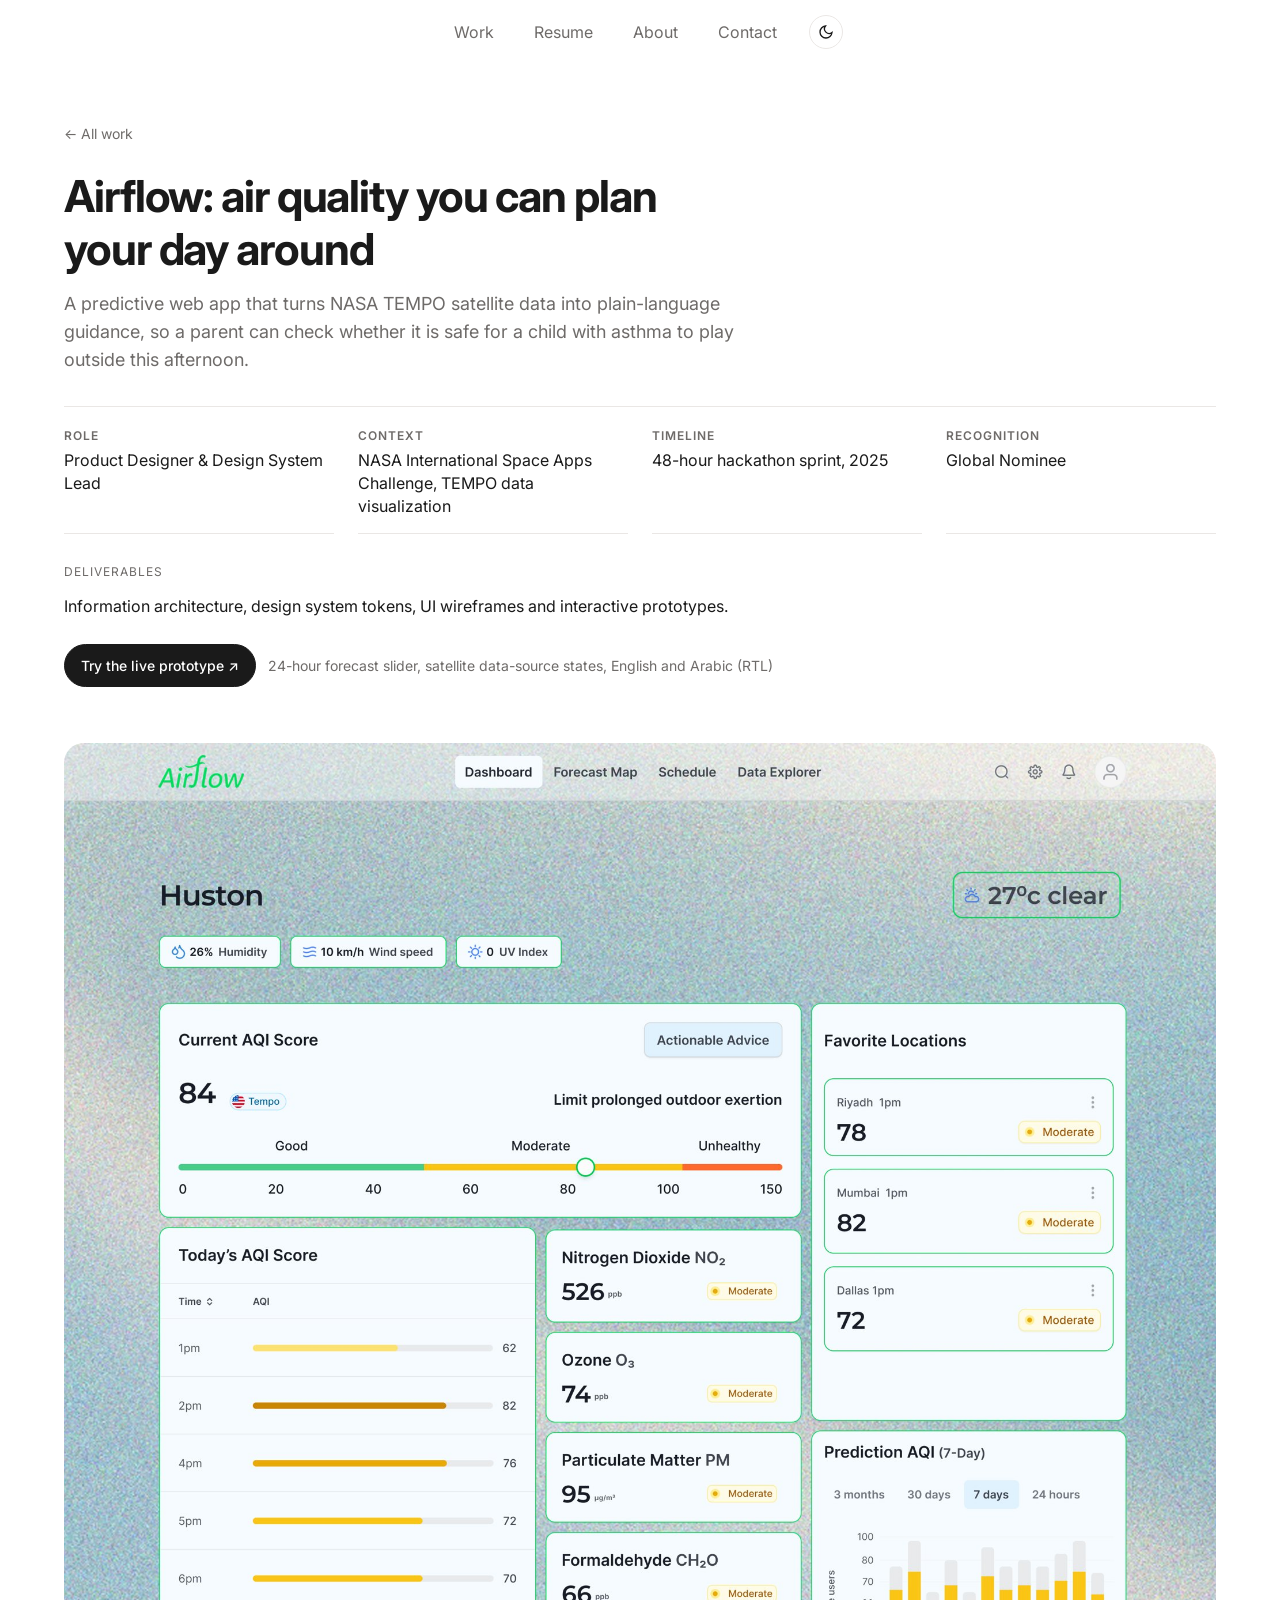
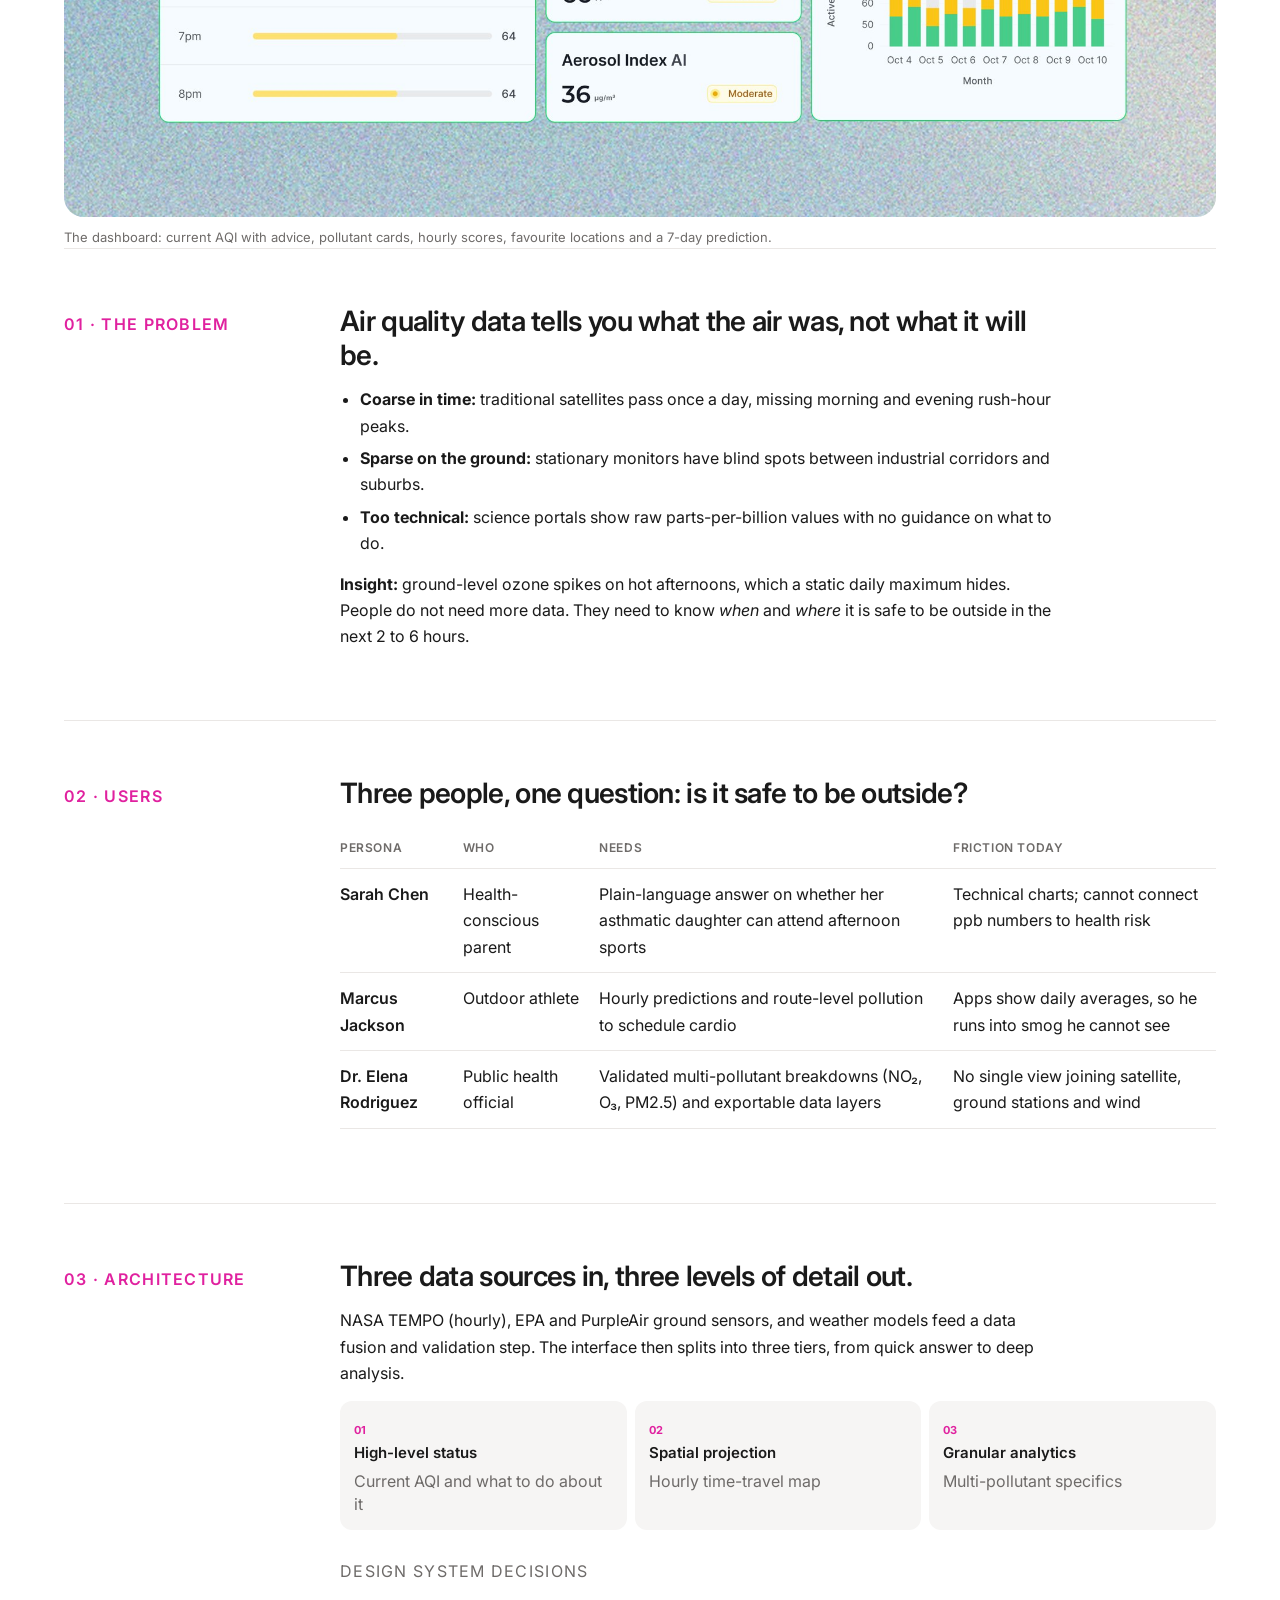
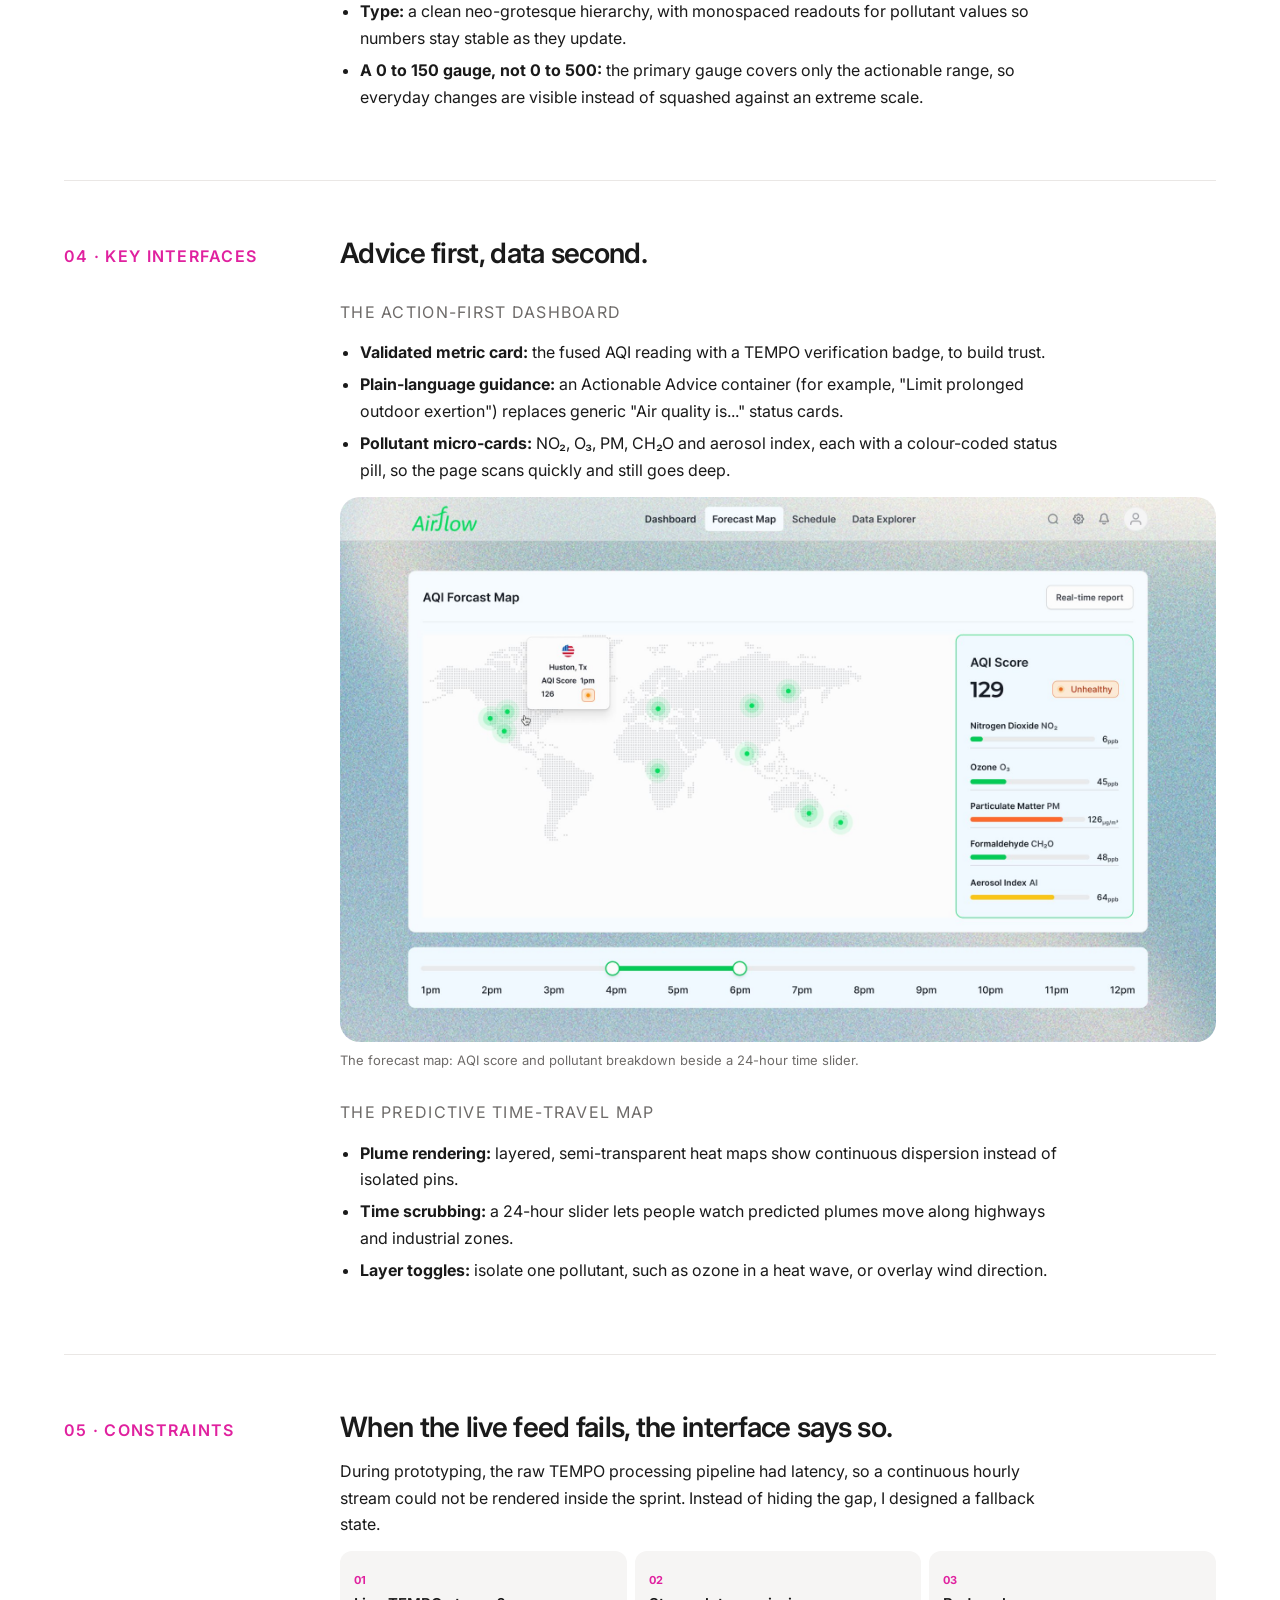
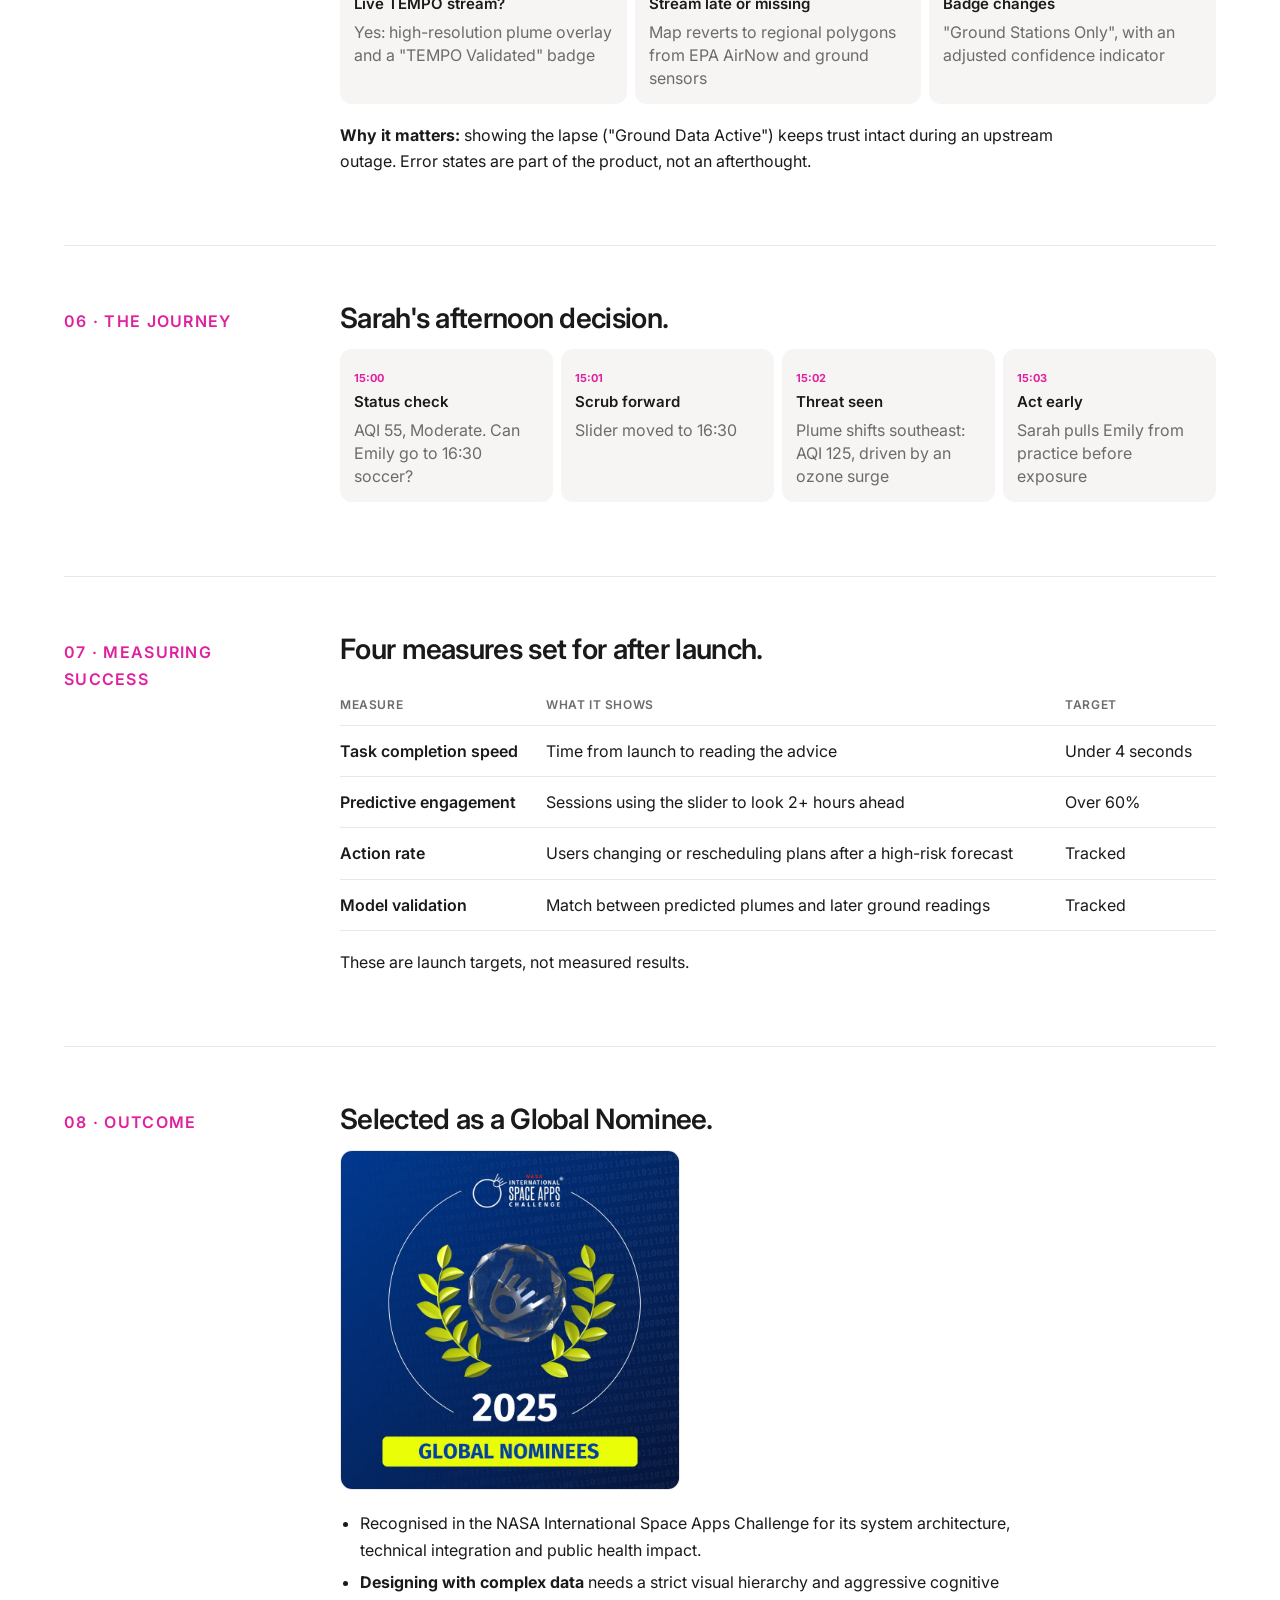
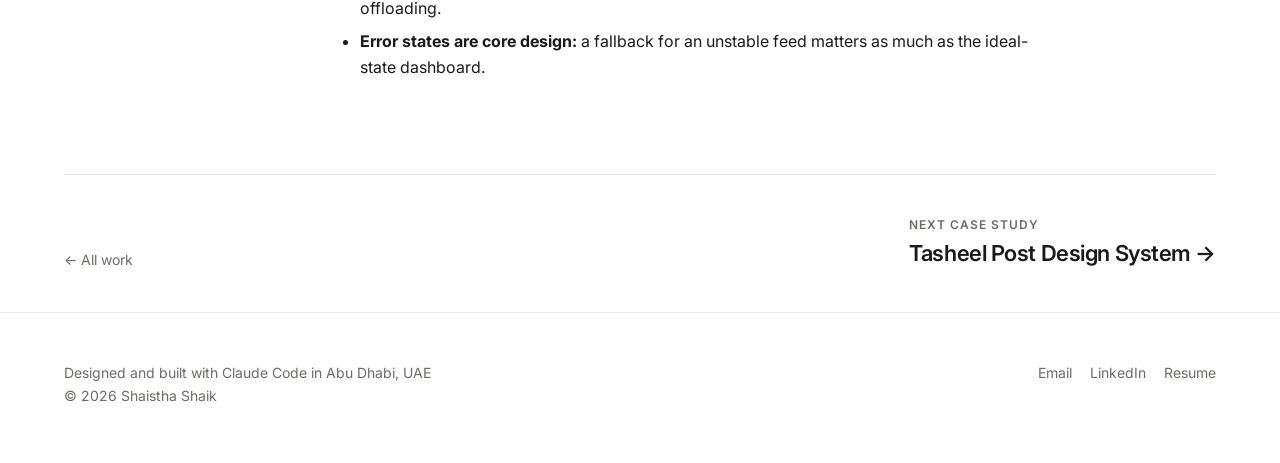
<file: airflow.html>
<!doctype html>
<html lang="en">
<head>
<meta charset="utf-8">
<meta name="viewport" content="width=device-width, initial-scale=1">
<title>Airflow · Shaistha Shaik</title>
<meta name="description" content="Airflow case study: predictive air quality from NASA TEMPO satellite data, designed by Shaistha Shaik. NASA Space Apps global nominee, 2025.">
<link rel="stylesheet" href="style.css">
<script src="theme.js"></script>
<script src="cursor.js"></script>
</head>
<body>
<header class="nav">
  <div class="wrap">
    <ul>
      <li><a href="index.html#work">Work</a></li>
      <li><a href="Shaistha_Shaik_Resume.pdf" target="_blank" rel="noopener">Resume</a></li>
      <li class="hide-sm"><a href="index.html#about">About</a></li>
      <li><a href="mailto:shaistha6@gmail.com">Contact</a></li>
      <li><button class="toggle" aria-label="Toggle dark mode">
        <svg class="moon" viewBox="0 0 24 24" fill="none" stroke="currentColor" stroke-width="2"><path d="M21 12.8A9 9 0 1 1 11.2 3a7 7 0 0 0 9.8 9.8z"/></svg>
        <svg class="sun" viewBox="0 0 24 24" fill="none" stroke="currentColor" stroke-width="2"><circle cx="12" cy="12" r="4"/><path d="M12 2v2M12 20v2M4.9 4.9l1.4 1.4M17.7 17.7l1.4 1.4M2 12h2M20 12h2M4.9 19.1l1.4-1.4M17.7 6.3l1.4-1.4"/></svg>
      </button></li>
    </ul>
  </div>
</header>

<main class="wrap">
  <div class="cs-hero">
    <a class="back" href="index.html#work">← All work</a>
    <h1>Airflow: air quality you can plan your day around</h1>
    <p class="lede">A predictive web app that turns NASA TEMPO satellite data into plain-language guidance, so a parent can check whether it is safe for a child with asthma to play outside this afternoon.</p>
    <div class="facts">
      <div><span class="label">Role</span><p>Product Designer &amp; Design System Lead</p></div>
      <div><span class="label">Context</span><p>NASA International Space Apps Challenge, TEMPO data visualization</p></div>
      <div><span class="label">Timeline</span><p>48-hour hackathon sprint, 2025</p></div>
      <div><span class="label">Recognition</span><p>Global Nominee</p></div>
    </div>
    <p class="mini-label">Deliverables</p>
    <p>Information architecture, design system tokens, UI wireframes and interactive prototypes.</p>
    <div style="display:flex;flex-wrap:wrap;align-items:center;gap:12px;margin-top:24px">
      <a class="btn primary" href="/airflow/prototype/" target="_blank" rel="noopener">Try the live prototype ↗</a>
      <span style="font-size:14px;color:var(--muted)">24-hour forecast slider, satellite data-source states, English and Arabic (RTL)</span>
    </div>
  </div>

  <div class="hero-shots">
    <figure class="fig fig-light"><img src="img/airflow-dashboard.jpg" alt="Airflow dashboard for Houston: current AQI with TEMPO badge and advice, hourly scores, pollutant cards, favourite locations and a 7-day prediction"><figcaption>The dashboard: current AQI with advice, pollutant cards, hourly scores, favourite locations and a 7-day prediction.</figcaption></figure>
  </div>

  <div class="chapter">
    <p class="label">01 · The problem</p>
    <div>
      <h2>Air quality data tells you what the air was, not what it will be.</h2>
      <ul>
        <li><strong>Coarse in time:</strong> traditional satellites pass once a day, missing morning and evening rush-hour peaks.</li>
        <li><strong>Sparse on the ground:</strong> stationary monitors have blind spots between industrial corridors and suburbs.</li>
        <li><strong>Too technical:</strong> science portals show raw parts-per-billion values with no guidance on what to do.</li>
      </ul>
      <p><strong>Insight:</strong> ground-level ozone spikes on hot afternoons, which a static daily maximum hides. People do not need more data. They need to know <em>when</em> and <em>where</em> it is safe to be outside in the next 2 to 6 hours.</p>
    </div>
  </div>

  <div class="chapter">
    <p class="label">02 · Users</p>
    <div>
      <h2>Three people, one question: is it safe to be outside?</h2>
      <div class="tbl-scroll"><table class="tbl">
        <tr><th>Persona</th><th>Who</th><th>Needs</th><th>Friction today</th></tr>
        <tr><td>Sarah Chen</td><td>Health-conscious parent</td><td>Plain-language answer on whether her asthmatic daughter can attend afternoon sports</td><td>Technical charts; cannot connect ppb numbers to health risk</td></tr>
        <tr><td>Marcus Jackson</td><td>Outdoor athlete</td><td>Hourly predictions and route-level pollution to schedule cardio</td><td>Apps show daily averages, so he runs into smog he cannot see</td></tr>
        <tr><td>Dr. Elena Rodriguez</td><td>Public health official</td><td>Validated multi-pollutant breakdowns (NO₂, O₃, PM2.5) and exportable data layers</td><td>No single view joining satellite, ground stations and wind</td></tr>
      </table></div>
    </div>
  </div>

  <div class="chapter">
    <p class="label">03 · Architecture</p>
    <div>
      <h2>Three data sources in, three levels of detail out.</h2>
      <p>NASA TEMPO (hourly), EPA and PurpleAir ground sensors, and weather models feed a data fusion and validation step. The interface then splits into three tiers, from quick answer to deep analysis.</p>
      <div class="flow">
        <div class="step"><em>01</em><strong>High-level status</strong><span>Current AQI and what to do about it</span></div>
        <div class="step"><em>02</em><strong>Spatial projection</strong><span>Hourly time-travel map</span></div>
        <div class="step"><em>03</em><strong>Granular analytics</strong><span>Multi-pollutant specifics</span></div>
      </div>
      <p class="mini-label">Design system decisions</p>
      <ul>
        <li><strong>Type:</strong> a clean neo-grotesque hierarchy, with monospaced readouts for pollutant values so numbers stay stable as they update.</li>
        <li><strong>A 0 to 150 gauge, not 0 to 500:</strong> the primary gauge covers only the actionable range, so everyday changes are visible instead of squashed against an extreme scale.</li>
      </ul>
    </div>
  </div>

  <div class="chapter">
    <p class="label">04 · Key interfaces</p>
    <div>
      <h2>Advice first, data second.</h2>
      <p class="mini-label">The action-first dashboard</p>
      <ul>
        <li><strong>Validated metric card:</strong> the fused AQI reading with a TEMPO verification badge, to build trust.</li>
        <li><strong>Plain-language guidance:</strong> an Actionable Advice container (for example, "Limit prolonged outdoor exertion") replaces generic "Air quality is..." status cards.</li>
        <li><strong>Pollutant micro-cards:</strong> NO₂, O₃, PM, CH₂O and aerosol index, each with a colour-coded status pill, so the page scans quickly and still goes deep.</li>
      </ul>
      <figure class="fig fig-light"><img src="img/airflow-hero.jpg" alt="Airflow forecast map: AQI score, pollutant breakdown and 24-hour time slider" loading="lazy"><figcaption>The forecast map: AQI score and pollutant breakdown beside a 24-hour time slider.</figcaption></figure>
      <p class="mini-label">The predictive time-travel map</p>
      <ul>
        <li><strong>Plume rendering:</strong> layered, semi-transparent heat maps show continuous dispersion instead of isolated pins.</li>
        <li><strong>Time scrubbing:</strong> a 24-hour slider lets people watch predicted plumes move along highways and industrial zones.</li>
        <li><strong>Layer toggles:</strong> isolate one pollutant, such as ozone in a heat wave, or overlay wind direction.</li>
      </ul>
    </div>
  </div>

  <div class="chapter">
    <p class="label">05 · Constraints</p>
    <div>
      <h2>When the live feed fails, the interface says so.</h2>
      <p>During prototyping, the raw TEMPO processing pipeline had latency, so a continuous hourly stream could not be rendered inside the sprint. Instead of hiding the gap, I designed a fallback state.</p>
      <div class="flow">
        <div class="step"><em>01</em><strong>Live TEMPO stream?</strong><span>Yes: high-resolution plume overlay and a "TEMPO Validated" badge</span></div>
        <div class="step"><em>02</em><strong>Stream late or missing</strong><span>Map reverts to regional polygons from EPA AirNow and ground sensors</span></div>
        <div class="step"><em>03</em><strong>Badge changes</strong><span>"Ground Stations Only", with an adjusted confidence indicator</span></div>
      </div>
      <p><strong>Why it matters:</strong> showing the lapse ("Ground Data Active") keeps trust intact during an upstream outage. Error states are part of the product, not an afterthought.</p>
    </div>
  </div>

  <div class="chapter">
    <p class="label">06 · The journey</p>
    <div>
      <h2>Sarah's afternoon decision.</h2>
      <div class="flow">
        <div class="step"><em>15:00</em><strong>Status check</strong><span>AQI 55, Moderate. Can Emily go to 16:30 soccer?</span></div>
        <div class="step"><em>15:01</em><strong>Scrub forward</strong><span>Slider moved to 16:30</span></div>
        <div class="step"><em>15:02</em><strong>Threat seen</strong><span>Plume shifts southeast: AQI 125, driven by an ozone surge</span></div>
        <div class="step"><em>15:03</em><strong>Act early</strong><span>Sarah pulls Emily from practice before exposure</span></div>
      </div>
    </div>
  </div>

  <div class="chapter">
    <p class="label">07 · Measuring success</p>
    <div>
      <h2>Four measures set for after launch.</h2>
      <div class="tbl-scroll"><table class="tbl">
        <tr><th>Measure</th><th>What it shows</th><th>Target</th></tr>
        <tr><td>Task completion speed</td><td>Time from launch to reading the advice</td><td>Under 4 seconds</td></tr>
        <tr><td>Predictive engagement</td><td>Sessions using the slider to look 2+ hours ahead</td><td>Over 60%</td></tr>
        <tr><td>Action rate</td><td>Users changing or rescheduling plans after a high-risk forecast</td><td>Tracked</td></tr>
        <tr><td>Model validation</td><td>Match between predicted plumes and later ground readings</td><td>Tracked</td></tr>
      </table></div>
      <p>These are launch targets, not measured results.</p>
    </div>
  </div>

  <div class="chapter">
    <p class="label">08 · Outcome</p>
    <div>
      <h2>Selected as a Global Nominee.</h2>
      <figure class="fig" style="max-width:340px"><img src="img/airflow-nominee.jpg" alt="NASA International Space Apps Challenge 2025 Global Nominees badge" loading="lazy"></figure>
      <ul>
        <li>Recognised in the NASA International Space Apps Challenge for its system architecture, technical integration and public health impact.</li>
        <li><strong>Designing with complex data</strong> needs a strict visual hierarchy and aggressive cognitive offloading.</li>
        <li><strong>Error states are core design:</strong> a fallback for an unstable feed matters as much as the ideal-state dashboard.</li>
      </ul>
    </div>
  </div>

  <div class="next">
    <a class="back" href="index.html#work">← All work</a>
    <div><p class="label">Next case study</p><a class="big" href="tasheel-design-system.html">Tasheel Post Design System →</a></div>
  </div>
</main>
<footer>
  <div class="wrap row">
    <div>Designed and built with Claude Code in Abu Dhabi, UAE<br>© 2026 Shaistha Shaik</div>
    <div class="links"><a href="mailto:shaistha6@gmail.com">Email</a><a href="https://www.linkedin.com/in/shaistha-shaik" target="_blank" rel="noopener">LinkedIn</a><a href="Shaistha_Shaik_Resume.pdf" target="_blank" rel="noopener">Resume</a></div>
  </div>
</footer>
</body>
</html>
</file>
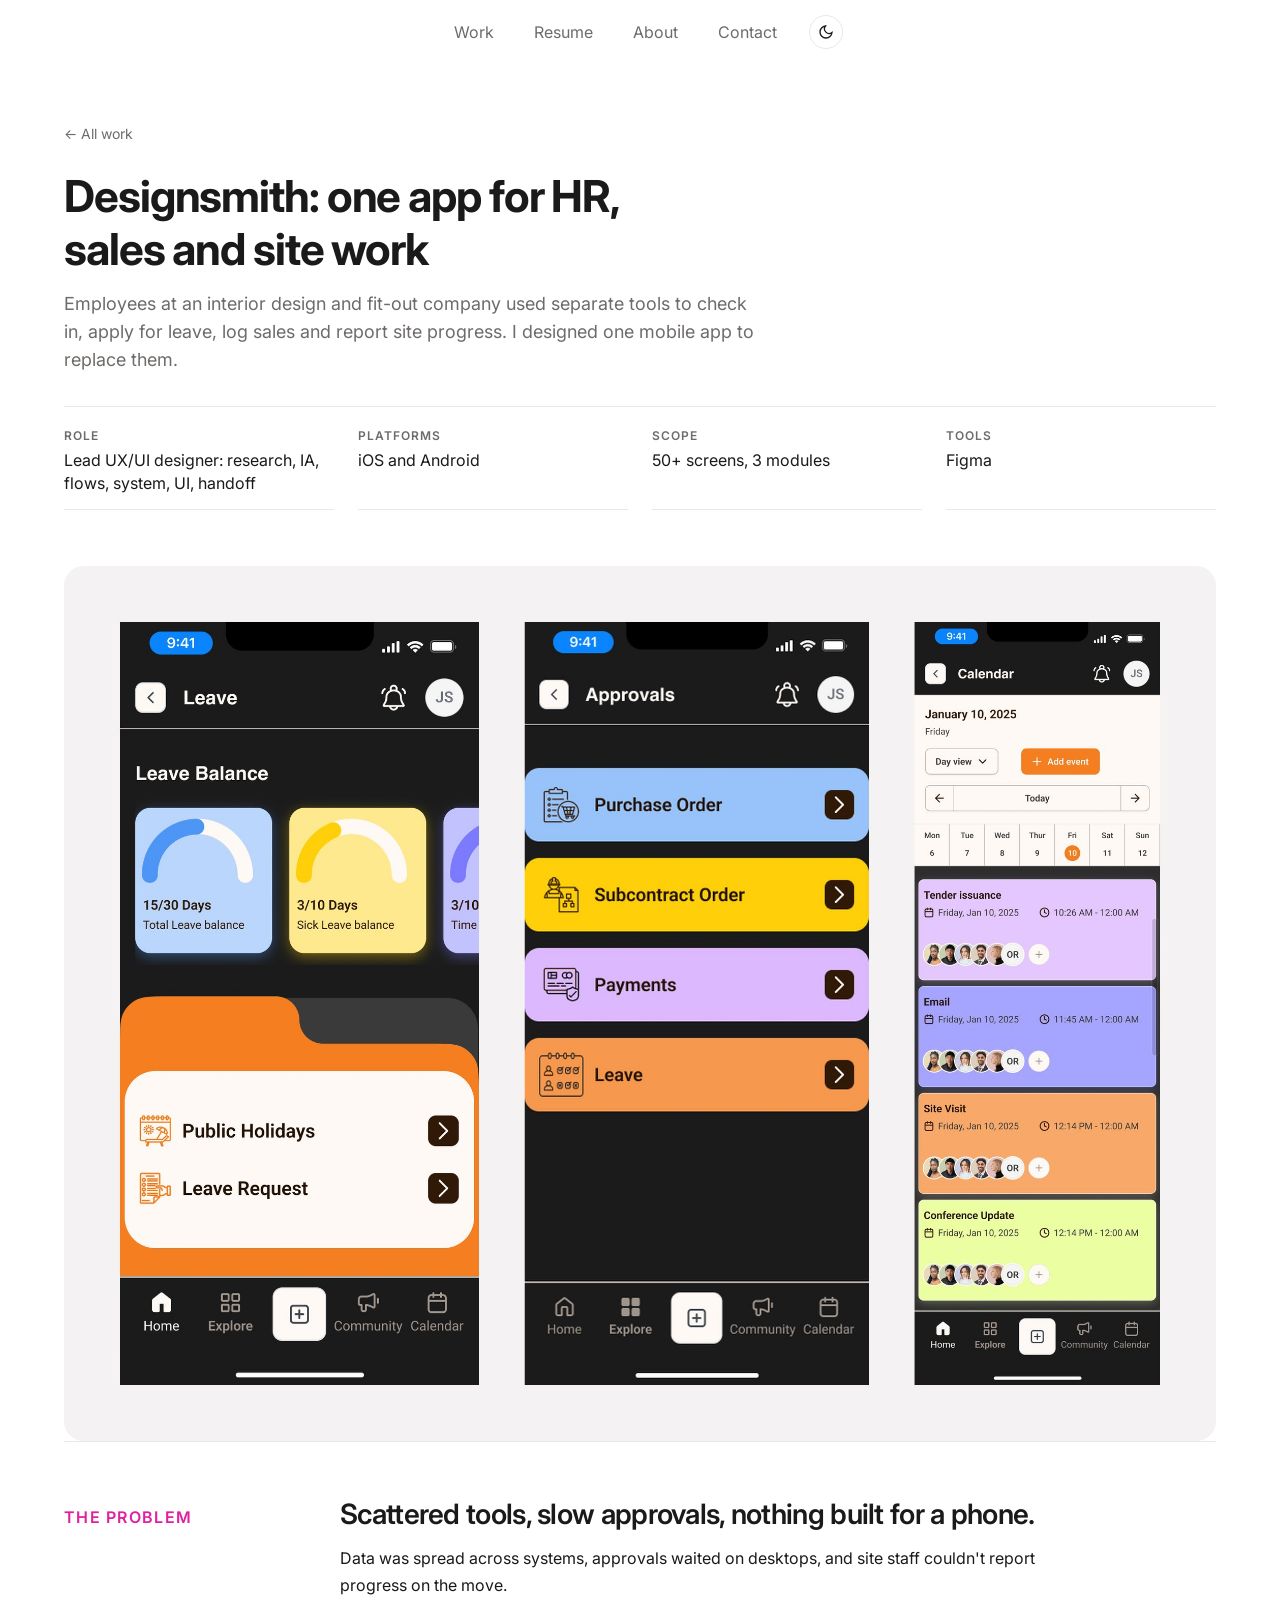
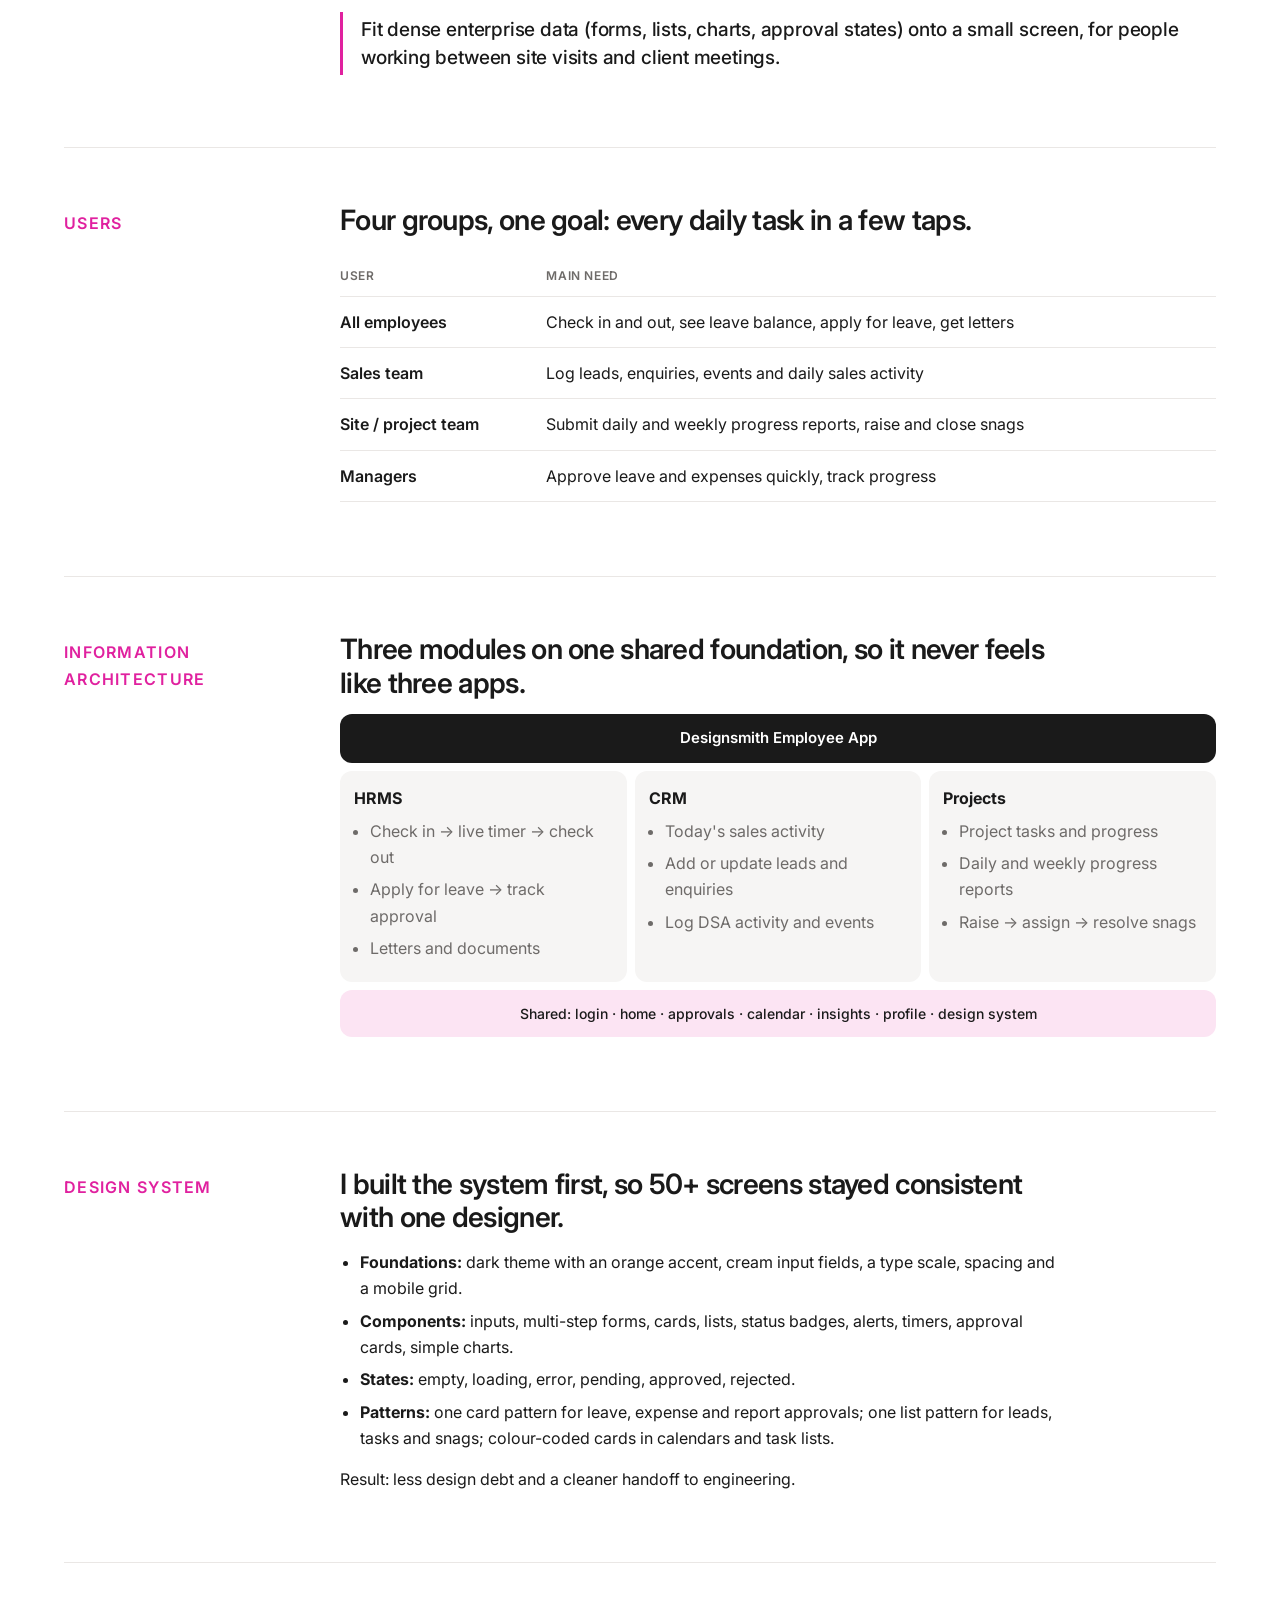
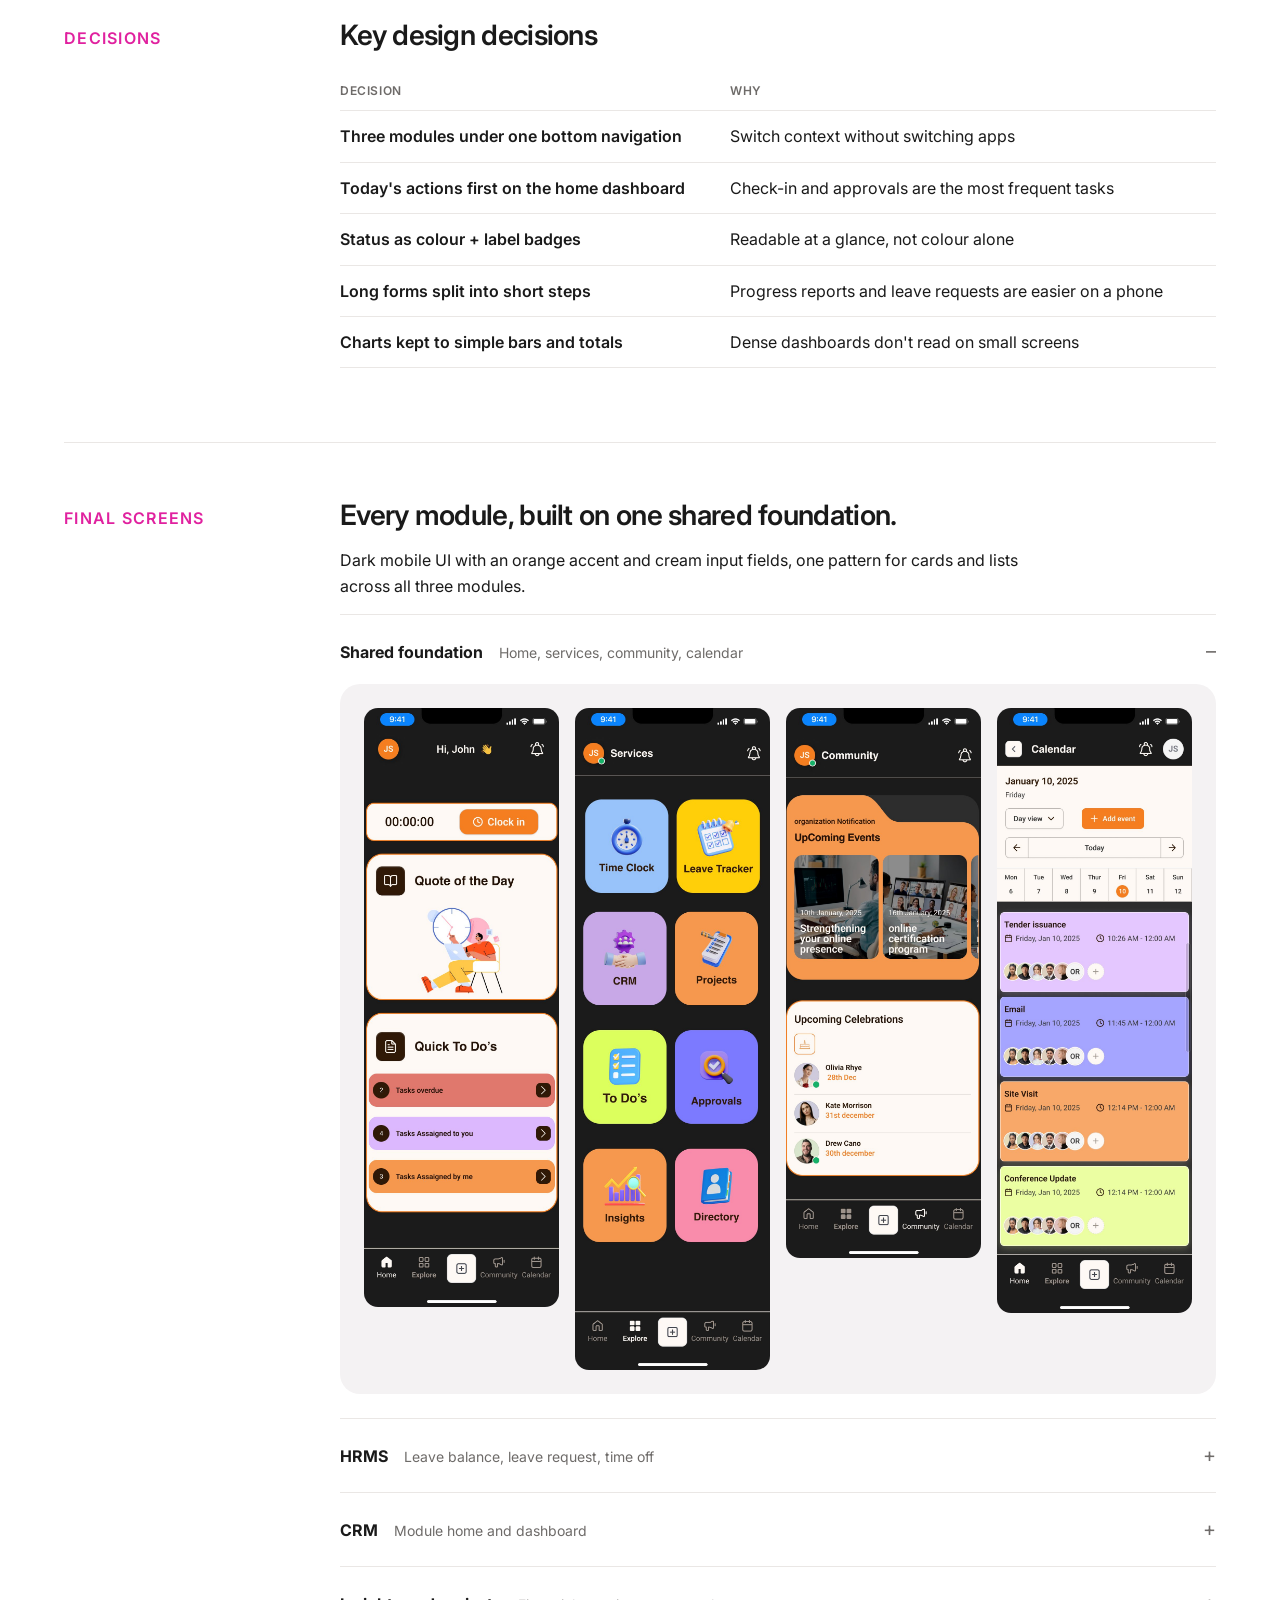
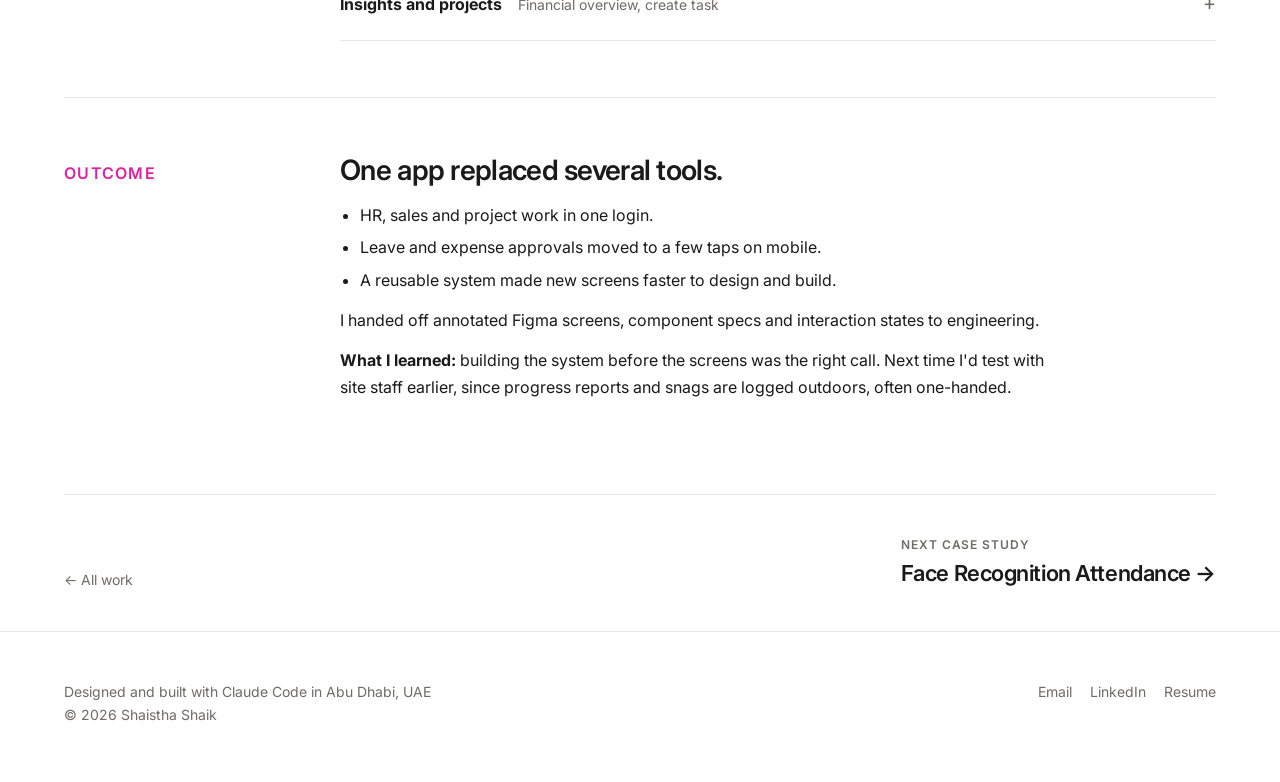
<file: designsmith.html>
<!doctype html>
<html lang="en">
<head>
<meta charset="utf-8">
<meta name="viewport" content="width=device-width, initial-scale=1">
<title>Designsmith Employee App · Shaistha Shaik</title>
<meta name="description" content="Designsmith Employee App case study: one mobile app for HR, sales and site projects, designed by Shaistha Shaik.">
<link rel="stylesheet" href="style.css">
<script src="theme.js"></script>
<script src="cursor.js"></script>
</head>
<body>
<header class="nav">
  <div class="wrap">
    <ul>
      <li><a href="index.html#work">Work</a></li>
      <li><a href="Shaistha_Shaik_Resume.pdf" target="_blank" rel="noopener">Resume</a></li>
      <li class="hide-sm"><a href="index.html#about">About</a></li>
      <li><a href="mailto:shaistha6@gmail.com">Contact</a></li>
      <li><button class="toggle" aria-label="Toggle dark mode">
        <svg class="moon" viewBox="0 0 24 24" fill="none" stroke="currentColor" stroke-width="2"><path d="M21 12.8A9 9 0 1 1 11.2 3a7 7 0 0 0 9.8 9.8z"/></svg>
        <svg class="sun" viewBox="0 0 24 24" fill="none" stroke="currentColor" stroke-width="2"><circle cx="12" cy="12" r="4"/><path d="M12 2v2M12 20v2M4.9 4.9l1.4 1.4M17.7 17.7l1.4 1.4M2 12h2M20 12h2M4.9 19.1l1.4-1.4M17.7 6.3l1.4-1.4"/></svg>
      </button></li>
    </ul>
  </div>
</header>

<main class="wrap">
  <div class="cs-hero">
    <a class="back" href="index.html#work">← All work</a>
    <h1>Designsmith: one app for HR, sales and site work</h1>
    <p class="lede">Employees at an interior design and fit-out company used separate tools to check in, apply for leave, log sales and report site progress. I designed one mobile app to replace them.</p>
    <div class="facts">
      <div><span class="label">Role</span><p>Lead UX/UI designer: research, IA, flows, system, UI, handoff</p></div>
      <div><span class="label">Platforms</span><p>iOS and Android</p></div>
      <div><span class="label">Scope</span><p>50+ screens, 3 modules</p></div>
      <div><span class="label">Tools</span><p>Figma</p></div>
    </div>
  </div>

  <div class="hero-shots">
    <figure class="fig fig-light"><img src="img/ds-hero.jpg" alt="Designsmith app: leave balance, approvals and calendar screens"></figure>
  </div>

  <div class="chapter">
    <p class="label">The problem</p>
    <div>
      <h2>Scattered tools, slow approvals, nothing built for a phone.</h2>
      <p>Data was spread across systems, approvals waited on desktops, and site staff couldn't report progress on the move.</p>
      <div class="callout">Fit dense enterprise data (forms, lists, charts, approval states) onto a small screen, for people working between site visits and client meetings.</div>
    </div>
  </div>

  <div class="chapter">
    <p class="label">Users</p>
    <div>
      <h2>Four groups, one goal: every daily task in a few taps.</h2>
      <div class="tbl-scroll"><table class="tbl">
        <tr><th>User</th><th>Main need</th></tr>
        <tr><td>All employees</td><td>Check in and out, see leave balance, apply for leave, get letters</td></tr>
        <tr><td>Sales team</td><td>Log leads, enquiries, events and daily sales activity</td></tr>
        <tr><td>Site / project team</td><td>Submit daily and weekly progress reports, raise and close snags</td></tr>
        <tr><td>Managers</td><td>Approve leave and expenses quickly, track progress</td></tr>
      </table></div>
    </div>
  </div>

  <div class="chapter">
    <p class="label">Information architecture</p>
    <div>
      <h2>Three modules on one shared foundation, so it never feels like three apps.</h2>
      <div class="ia">
        <div class="root">Designsmith Employee App</div>
        <div class="mods">
          <div class="mod"><strong>HRMS</strong><ul><li>Check in → live timer → check out</li><li>Apply for leave → track approval</li><li>Letters and documents</li></ul></div>
          <div class="mod"><strong>CRM</strong><ul><li>Today's sales activity</li><li>Add or update leads and enquiries</li><li>Log DSA activity and events</li></ul></div>
          <div class="mod"><strong>Projects</strong><ul><li>Project tasks and progress</li><li>Daily and weekly progress reports</li><li>Raise → assign → resolve snags</li></ul></div>
        </div>
        <div class="base">Shared: login · home · approvals · calendar · insights · profile · design system</div>
      </div>
    </div>
  </div>

  <div class="chapter">
    <p class="label">Design system</p>
    <div>
      <h2>I built the system first, so 50+ screens stayed consistent with one designer.</h2>
      <ul>
        <li><strong>Foundations:</strong> dark theme with an orange accent, cream input fields, a type scale, spacing and a mobile grid.</li>
        <li><strong>Components:</strong> inputs, multi-step forms, cards, lists, status badges, alerts, timers, approval cards, simple charts.</li>
        <li><strong>States:</strong> empty, loading, error, pending, approved, rejected.</li>
        <li><strong>Patterns:</strong> one card pattern for leave, expense and report approvals; one list pattern for leads, tasks and snags; colour-coded cards in calendars and task lists.</li>
      </ul>
      <p>Result: less design debt and a cleaner handoff to engineering.</p>
    </div>
  </div>

  <div class="chapter">
    <p class="label">Decisions</p>
    <div>
      <h2>Key design decisions</h2>
      <div class="tbl-scroll"><table class="tbl">
        <tr><th>Decision</th><th>Why</th></tr>
        <tr><td>Three modules under one bottom navigation</td><td>Switch context without switching apps</td></tr>
        <tr><td>Today's actions first on the home dashboard</td><td>Check-in and approvals are the most frequent tasks</td></tr>
        <tr><td>Status as colour + label badges</td><td>Readable at a glance, not colour alone</td></tr>
        <tr><td>Long forms split into short steps</td><td>Progress reports and leave requests are easier on a phone</td></tr>
        <tr><td>Charts kept to simple bars and totals</td><td>Dense dashboards don't read on small screens</td></tr>
      </table></div>
    </div>
  </div>

  <div class="chapter">
    <p class="label">Final screens</p>
    <div>
      <h2>Every module, built on one shared foundation.</h2>
      <p>Dark mobile UI with an orange accent and cream input fields, one pattern for cards and lists across all three modules.</p>
      <details class="mod" open><summary><strong>Shared foundation</strong><span>Home, services, community, calendar</span></summary>
        <div class="phones"><img src="img/ds-s-home.jpg" alt="Home dashboard with clock in, quote of the day and quick to-dos" loading="lazy"><img src="img/ds-s-services.jpg" alt="Services grid: time clock, leave tracker, CRM, projects, to-dos, approvals, insights, directory" loading="lazy"><img src="img/ds-s-community.jpg" alt="Community: upcoming events and celebrations" loading="lazy"><img src="img/ds-s-calendar.jpg" alt="Calendar day view with colour-coded events" loading="lazy"></div>
      </details>
      <details class="mod"><summary><strong>HRMS</strong><span>Leave balance, leave request, time off</span></summary>
        <div class="phones"><img src="img/ds-s-leave.jpg" alt="Leave balance cards with public holidays and leave request" loading="lazy"><img src="img/ds-s-leave-request.jpg" alt="Leave request list with pending and approved states" loading="lazy"><img src="img/ds-s-time-off.jpg" alt="Time off form with leave breakdown chart" loading="lazy"></div>
      </details>
      <details class="mod"><summary><strong>CRM</strong><span>Module home and dashboard</span></summary>
        <div class="phones"><img src="img/ds-s-crm-home.jpg" alt="CRM home: dashboard, lead, enquiry, DSA, calendar" loading="lazy"><img src="img/ds-s-crm-dashboard.jpg" alt="CRM dashboard with lead and enquiry charts" loading="lazy"></div>
      </details>
      <details class="mod"><summary><strong>Insights and projects</strong><span>Financial overview, create task</span></summary>
        <div class="phones"><img src="img/ds-s-financial.jpg" alt="Financial insights with bills, payments and profit and loss" loading="lazy"><img src="img/ds-s-create-task.jpg" alt="Create task form" loading="lazy"></div>
      </details>
      
    </div>
  </div>

  <div class="chapter">
    <p class="label">Outcome</p>
    <div>
      <h2>One app replaced several tools.</h2>
      <ul>
        <li>HR, sales and project work in one login.</li>
        <li>Leave and expense approvals moved to a few taps on mobile.</li>
        <li>A reusable system made new screens faster to design and build.</li>
      </ul>
      <p>I handed off annotated Figma screens, component specs and interaction states to engineering.</p>
      <p><strong>What I learned:</strong> building the system before the screens was the right call. Next time I'd test with site staff earlier, since progress reports and snags are logged outdoors, often one-handed.</p>
    </div>
  </div>

  <div class="next">
    <a class="back" href="index.html#work">← All work</a>
    <div><p class="label">Next case study</p><a class="big" href="face-recognition.html">Face Recognition Attendance →</a></div>
  </div>
</main>
<footer>
  <div class="wrap row">
    <div>Designed and built with Claude Code in Abu Dhabi, UAE<br>© 2026 Shaistha Shaik</div>
    <div class="links"><a href="mailto:shaistha6@gmail.com">Email</a><a href="https://www.linkedin.com/in/shaistha-shaik" target="_blank" rel="noopener">LinkedIn</a><a href="Shaistha_Shaik_Resume.pdf" target="_blank" rel="noopener">Resume</a></div>
  </div>
</footer>
</body>
</html>
</file>
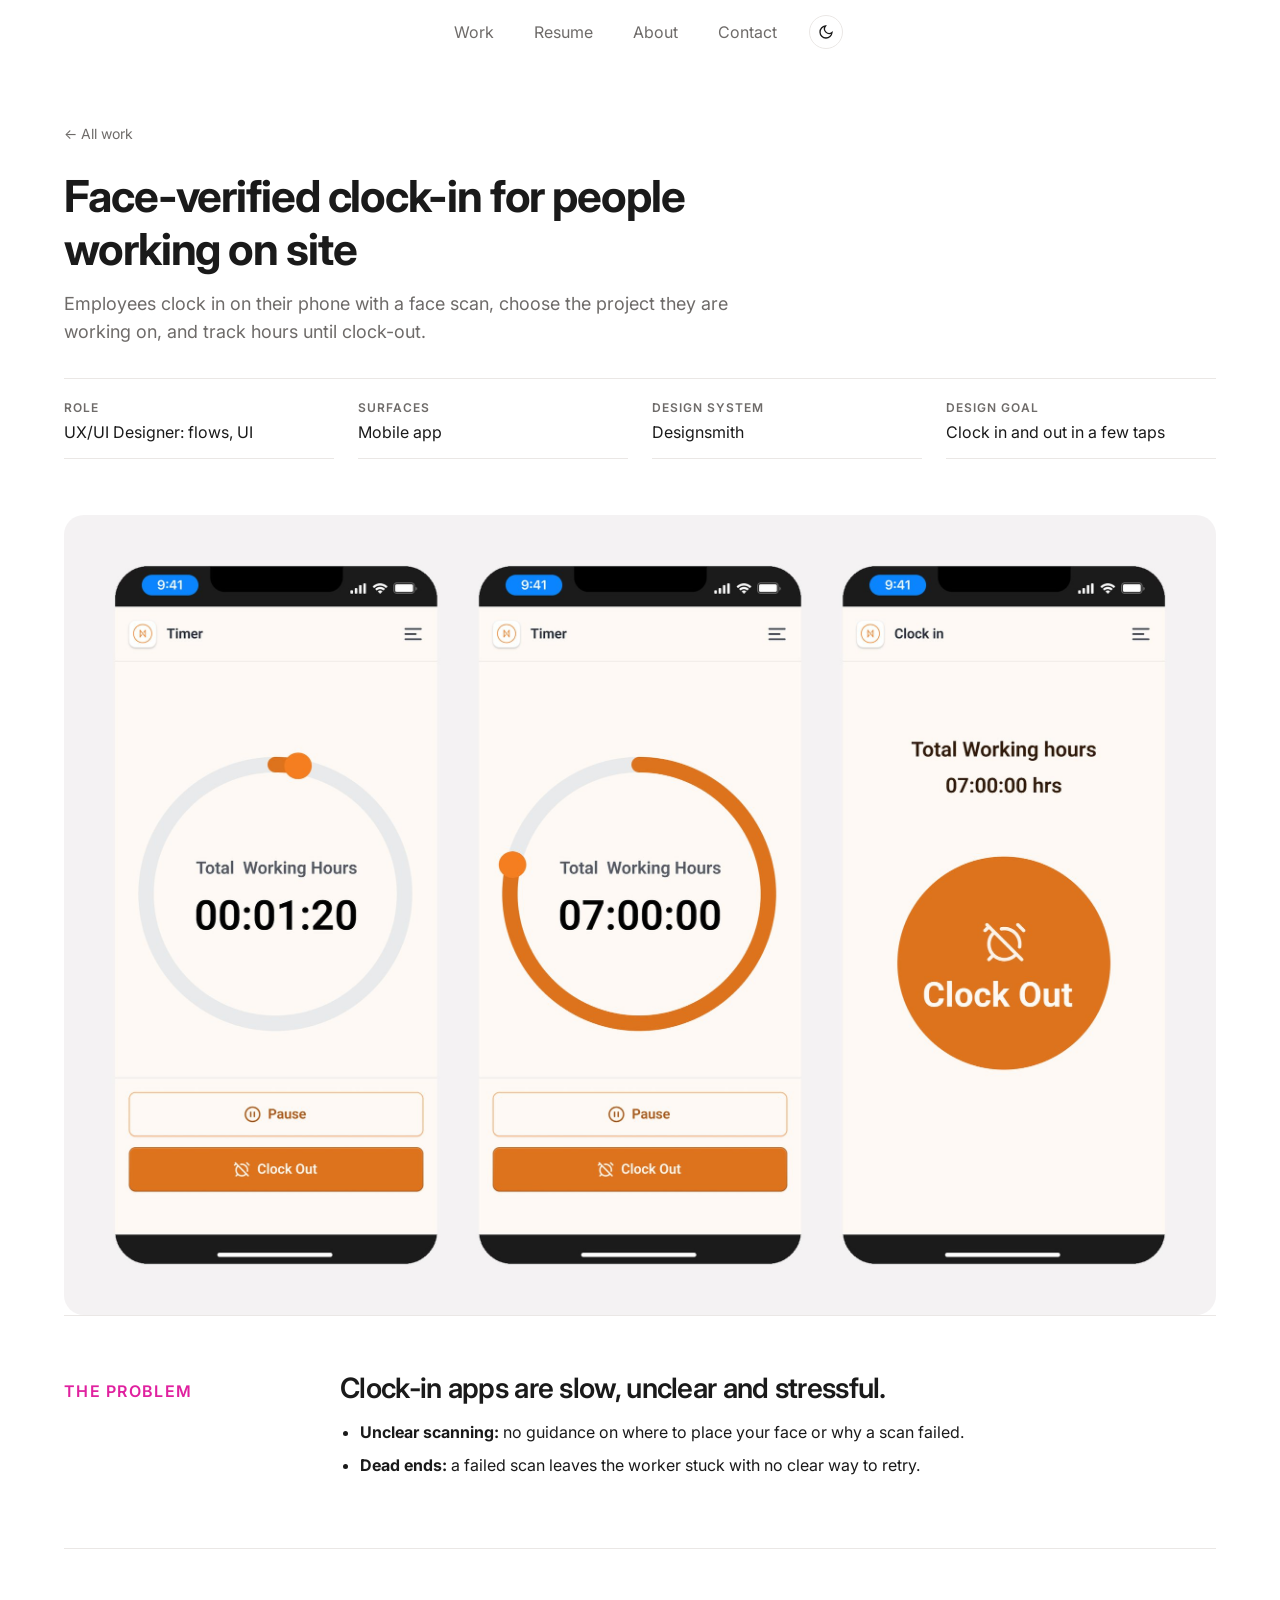
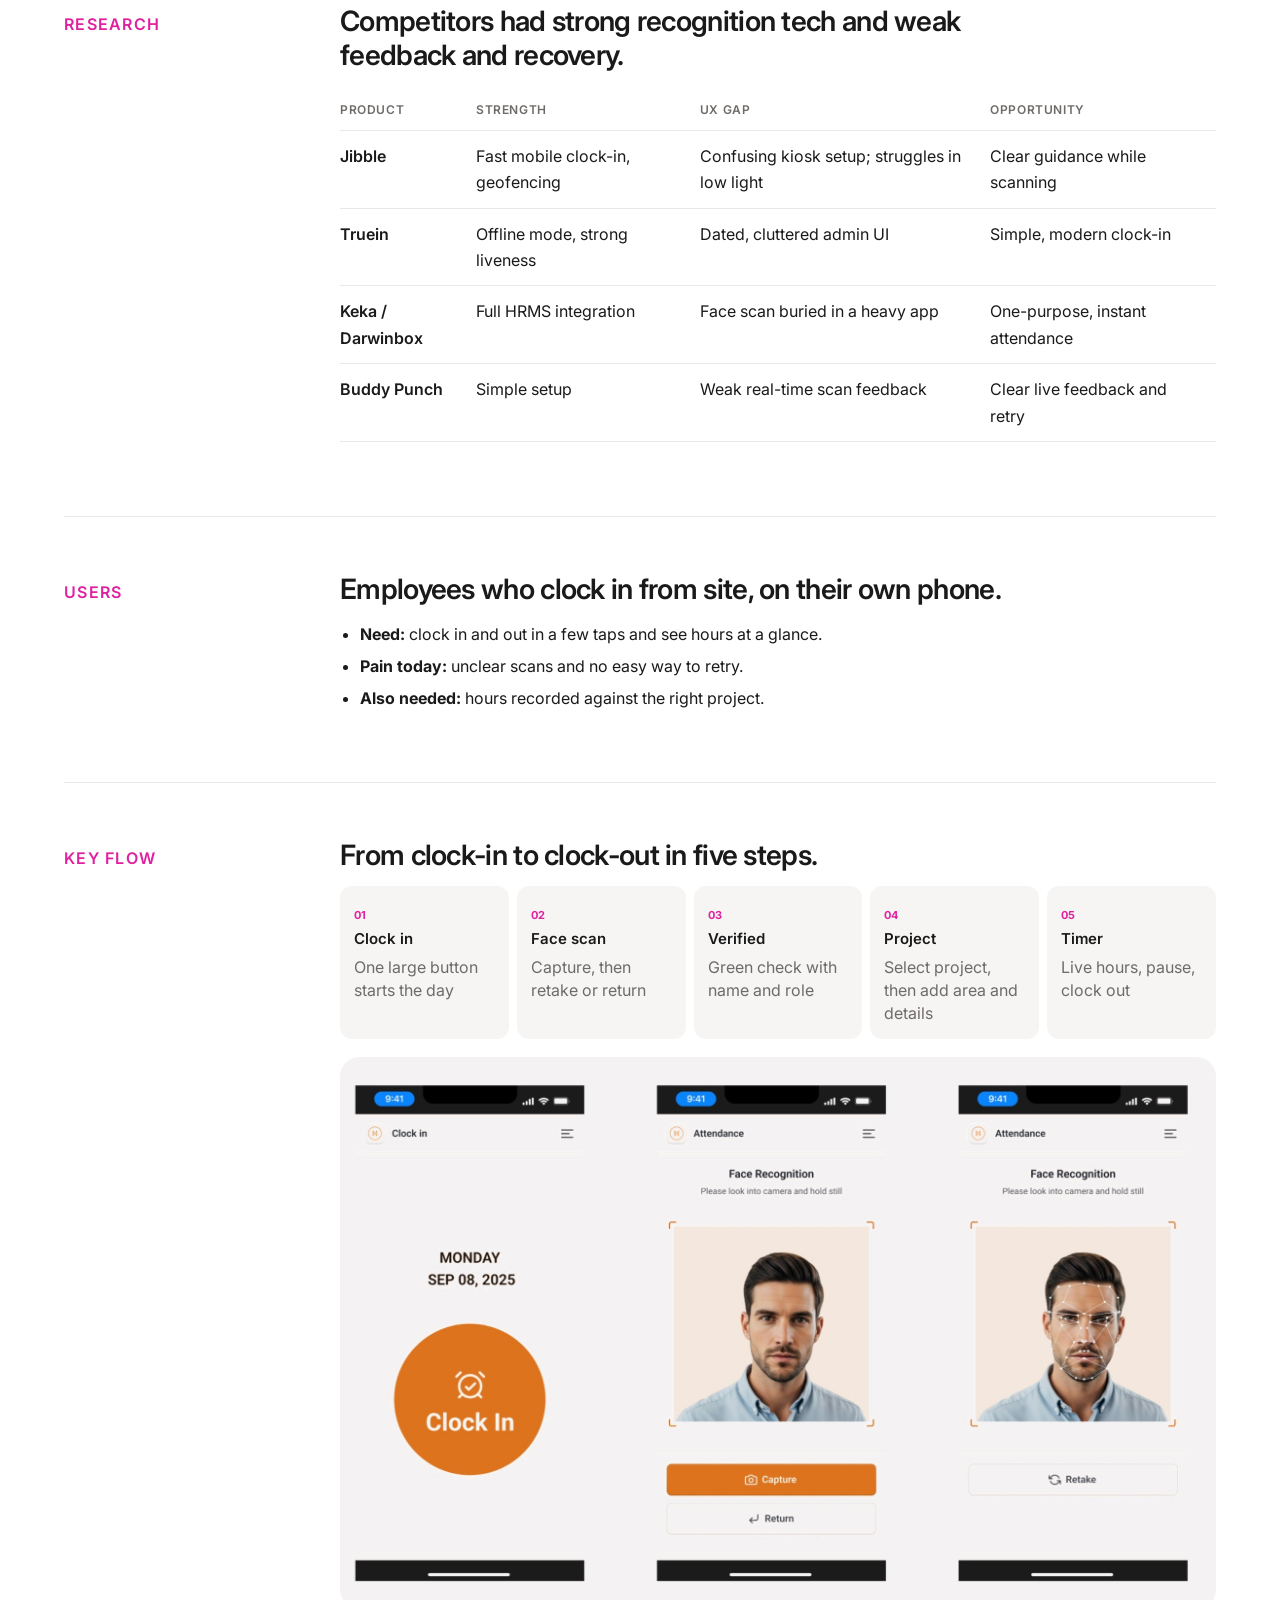
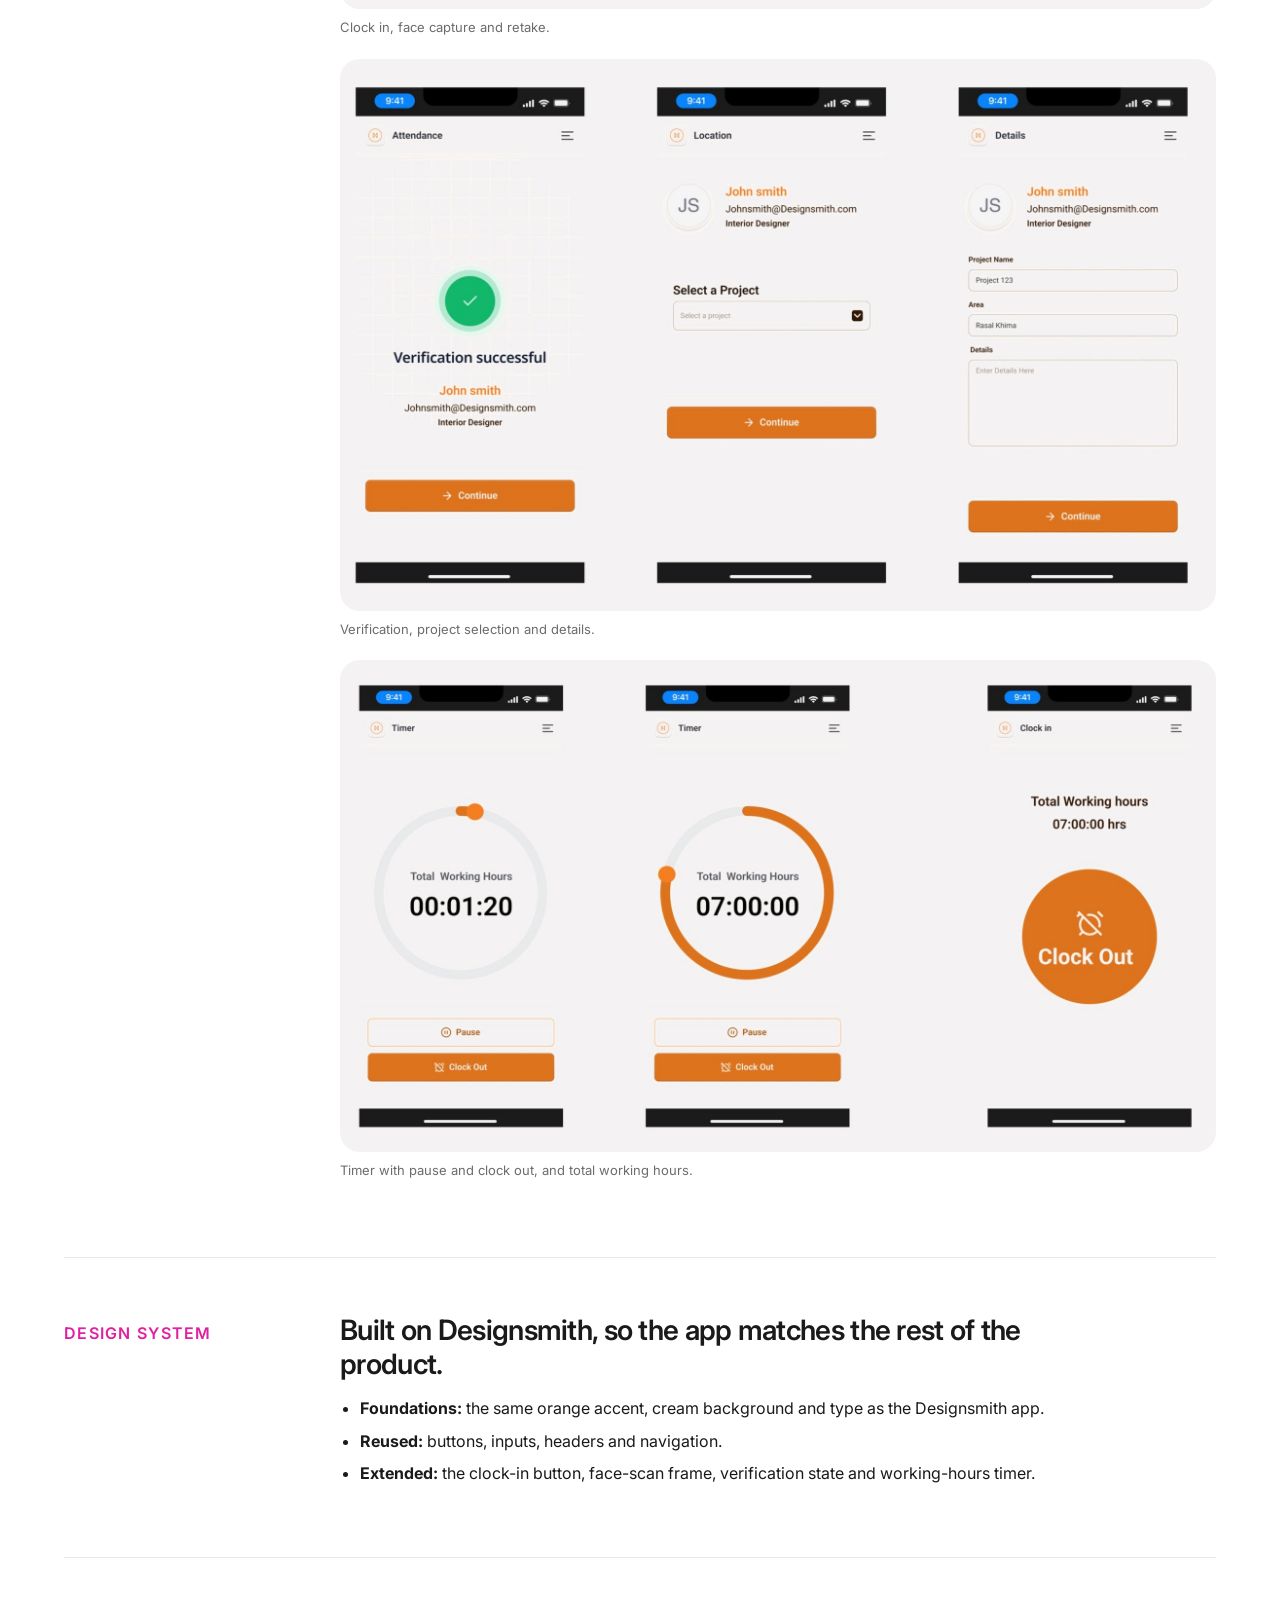
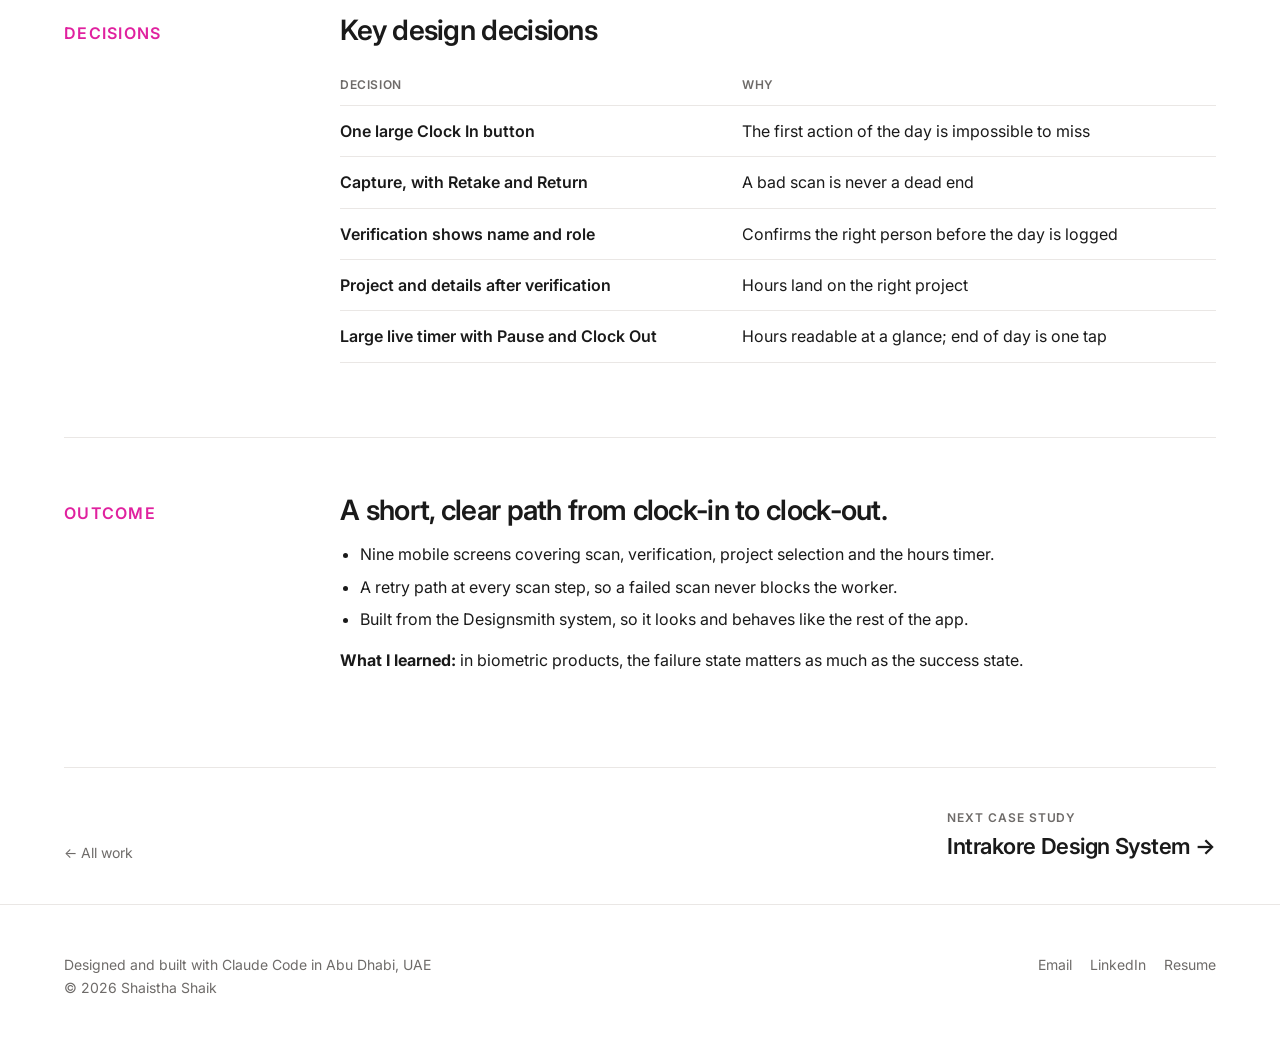
<file: face-recognition.html>
<!doctype html>
<html lang="en">
<head>
<meta charset="utf-8">
<meta name="viewport" content="width=device-width, initial-scale=1">
<title>Face Recognition Attendance · Shaistha Shaik</title>
<meta name="description" content="Face recognition attendance case study: fast, trustworthy clock-in across kiosk, mobile and admin, designed by Shaistha Shaik.">
<link rel="stylesheet" href="style.css">
<script src="theme.js"></script>
<script src="cursor.js"></script>
</head>
<body>
<header class="nav">
  <div class="wrap">
    <ul>
      <li><a href="index.html#work">Work</a></li>
      <li><a href="Shaistha_Shaik_Resume.pdf" target="_blank" rel="noopener">Resume</a></li>
      <li class="hide-sm"><a href="index.html#about">About</a></li>
      <li><a href="mailto:shaistha6@gmail.com">Contact</a></li>
      <li><button class="toggle" aria-label="Toggle dark mode">
        <svg class="moon" viewBox="0 0 24 24" fill="none" stroke="currentColor" stroke-width="2"><path d="M21 12.8A9 9 0 1 1 11.2 3a7 7 0 0 0 9.8 9.8z"/></svg>
        <svg class="sun" viewBox="0 0 24 24" fill="none" stroke="currentColor" stroke-width="2"><circle cx="12" cy="12" r="4"/><path d="M12 2v2M12 20v2M4.9 4.9l1.4 1.4M17.7 17.7l1.4 1.4M2 12h2M20 12h2M4.9 19.1l1.4-1.4M17.7 6.3l1.4-1.4"/></svg>
      </button></li>
    </ul>
  </div>
</header>

<main class="wrap">
  <div class="cs-hero">
    <a class="back" href="index.html#work">← All work</a>
    <h1>Face-verified clock-in for people working on site</h1>
    <p class="lede">Employees clock in on their phone with a face scan, choose the project they are working on, and track hours until clock-out.</p>
    <div class="facts">
      <div><span class="label">Role</span><p>UX/UI Designer: flows, UI</p></div>
      <div><span class="label">Surfaces</span><p>Mobile app</p></div>
      <div><span class="label">Design system</span><p>Designsmith</p></div>
      <div><span class="label">Design goal</span><p>Clock in and out in a few taps</p></div>
    </div>
  </div>

  <div class="hero-shots">
    <figure class="fig fig-light"><img src="img/fr-hero.jpg" alt="Attendance timer, total working hours and clock out screens"></figure>
  </div>

  <div class="chapter">
    <p class="label">The problem</p>
    <div>
      <h2>Clock-in apps are slow, unclear and stressful.</h2>
      <ul>
        <li><strong>Unclear scanning:</strong> no guidance on where to place your face or why a scan failed.</li>
        <li><strong>Dead ends:</strong> a failed scan leaves the worker stuck with no clear way to retry.</li>
      </ul>
    </div>
  </div>

  <div class="chapter">
    <p class="label">Research</p>
    <div>
      <h2>Competitors had strong recognition tech and weak feedback and recovery.</h2>
      <div class="tbl-scroll"><table class="tbl">
        <tr><th>Product</th><th>Strength</th><th>UX gap</th><th>Opportunity</th></tr>
        <tr><td>Jibble</td><td>Fast mobile clock-in, geofencing</td><td>Confusing kiosk setup; struggles in low light</td><td>Clear guidance while scanning</td></tr>
        <tr><td>Truein</td><td>Offline mode, strong liveness</td><td>Dated, cluttered admin UI</td><td>Simple, modern clock-in</td></tr>
        <tr><td>Keka / Darwinbox</td><td>Full HRMS integration</td><td>Face scan buried in a heavy app</td><td>One-purpose, instant attendance</td></tr>
        <tr><td>Buddy Punch</td><td>Simple setup</td><td>Weak real-time scan feedback</td><td>Clear live feedback and retry</td></tr>
      </table></div>
    </div>
  </div>

  <div class="chapter">
    <p class="label">Users</p>
    <div>
      <h2>Employees who clock in from site, on their own phone.</h2>
      <ul>
        <li><strong>Need:</strong> clock in and out in a few taps and see hours at a glance.</li>
        <li><strong>Pain today:</strong> unclear scans and no easy way to retry.</li>
        <li><strong>Also needed:</strong> hours recorded against the right project.</li>
      </ul>
    </div>
  </div>

  </div>

  <div class="chapter">
    <p class="label">Key flow</p>
    <div>
      <h2>From clock-in to clock-out in five steps.</h2>
      <div class="flow">
        <div class="step"><em>01</em><strong>Clock in</strong><span>One large button starts the day</span></div>
        <div class="step"><em>02</em><strong>Face scan</strong><span>Capture, then retake or return</span></div>
        <div class="step"><em>03</em><strong>Verified</strong><span>Green check with name and role</span></div>
        <div class="step"><em>04</em><strong>Project</strong><span>Select project, then add area and details</span></div>
        <div class="step"><em>05</em><strong>Timer</strong><span>Live hours, pause, clock out</span></div>
      </div>
      <figure class="fig fig-light"><img src="img/fr-flow-1.jpg" alt="Clock In screen, face capture with Capture and Return, and a retake screen with a face mesh" loading="lazy"><figcaption>Clock in, face capture and retake.</figcaption></figure>
      <figure class="fig fig-light"><img src="img/fr-flow-2.jpg" alt="Verification successful screen, select a project, and project details form" loading="lazy"><figcaption>Verification, project selection and details.</figcaption></figure>
      <figure class="fig fig-light"><img src="img/fr-flow-3.jpg" alt="Working hours timer running, a full 7 hour timer, and the clock out screen" loading="lazy"><figcaption>Timer with pause and clock out, and total working hours.</figcaption></figure>
    </div>
  </div>

  <div class="chapter">
    <p class="label">Design system</p>
    <div>
      <h2>Built on Designsmith, so the app matches the rest of the product.</h2>
      <ul>
        <li><strong>Foundations:</strong> the same orange accent, cream background and type as the Designsmith app.</li>
        <li><strong>Reused:</strong> buttons, inputs, headers and navigation.</li>
        <li><strong>Extended:</strong> the clock-in button, face-scan frame, verification state and working-hours timer.</li>
      </ul>
    </div>
  </div>

  <div class="chapter">
    <p class="label">Decisions</p>
    <div>
      <h2>Key design decisions</h2>
      <div class="tbl-scroll"><table class="tbl">
        <tr><th>Decision</th><th>Why</th></tr>
        <tr><td>One large Clock In button</td><td>The first action of the day is impossible to miss</td></tr>
        <tr><td>Capture, with Retake and Return</td><td>A bad scan is never a dead end</td></tr>
        <tr><td>Verification shows name and role</td><td>Confirms the right person before the day is logged</td></tr>
        <tr><td>Project and details after verification</td><td>Hours land on the right project</td></tr>
        <tr><td>Large live timer with Pause and Clock Out</td><td>Hours readable at a glance; end of day is one tap</td></tr>
      </table></div>
    </div>
  </div>

  </div>

  <div class="chapter">
    <p class="label">Outcome</p>
    <div>
      <h2>A short, clear path from clock-in to clock-out.</h2>
      <ul>
        <li>Nine mobile screens covering scan, verification, project selection and the hours timer.</li>
        <li>A retry path at every scan step, so a failed scan never blocks the worker.</li>
        <li>Built from the Designsmith system, so it looks and behaves like the rest of the app.</li>
      </ul>
      <p><strong>What I learned:</strong> in biometric products, the failure state matters as much as the success state.</p>
    </div>
  </div>

  <div class="next">
    <a class="back" href="index.html#work">← All work</a>
    <div><p class="label">Next case study</p><a class="big" href="intrakore.html">Intrakore Design System →</a></div>
  </div>
</main>
<footer>
  <div class="wrap row">
    <div>Designed and built with Claude Code in Abu Dhabi, UAE<br>© 2026 Shaistha Shaik</div>
    <div class="links"><a href="mailto:shaistha6@gmail.com">Email</a><a href="https://www.linkedin.com/in/shaistha-shaik" target="_blank" rel="noopener">LinkedIn</a><a href="Shaistha_Shaik_Resume.pdf" target="_blank" rel="noopener">Resume</a></div>
  </div>
</footer>
</body>
</html>
</file>
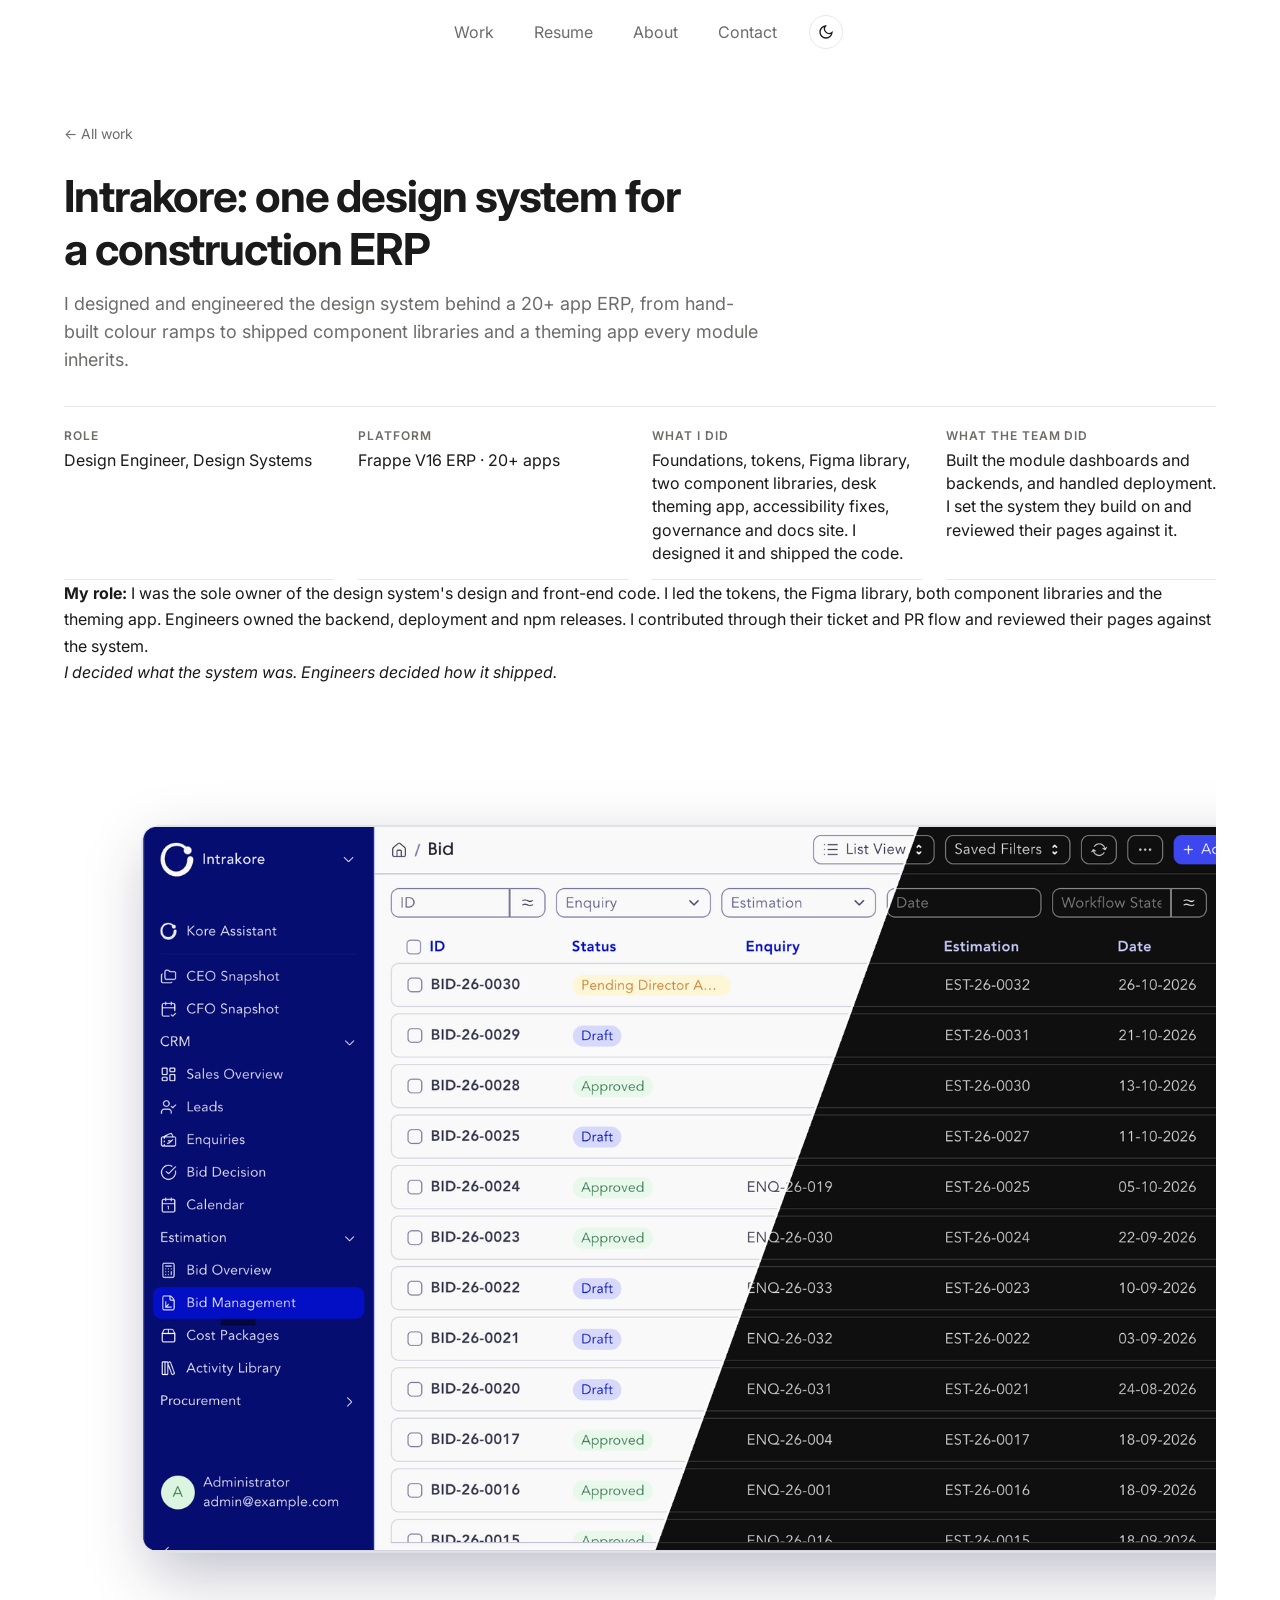
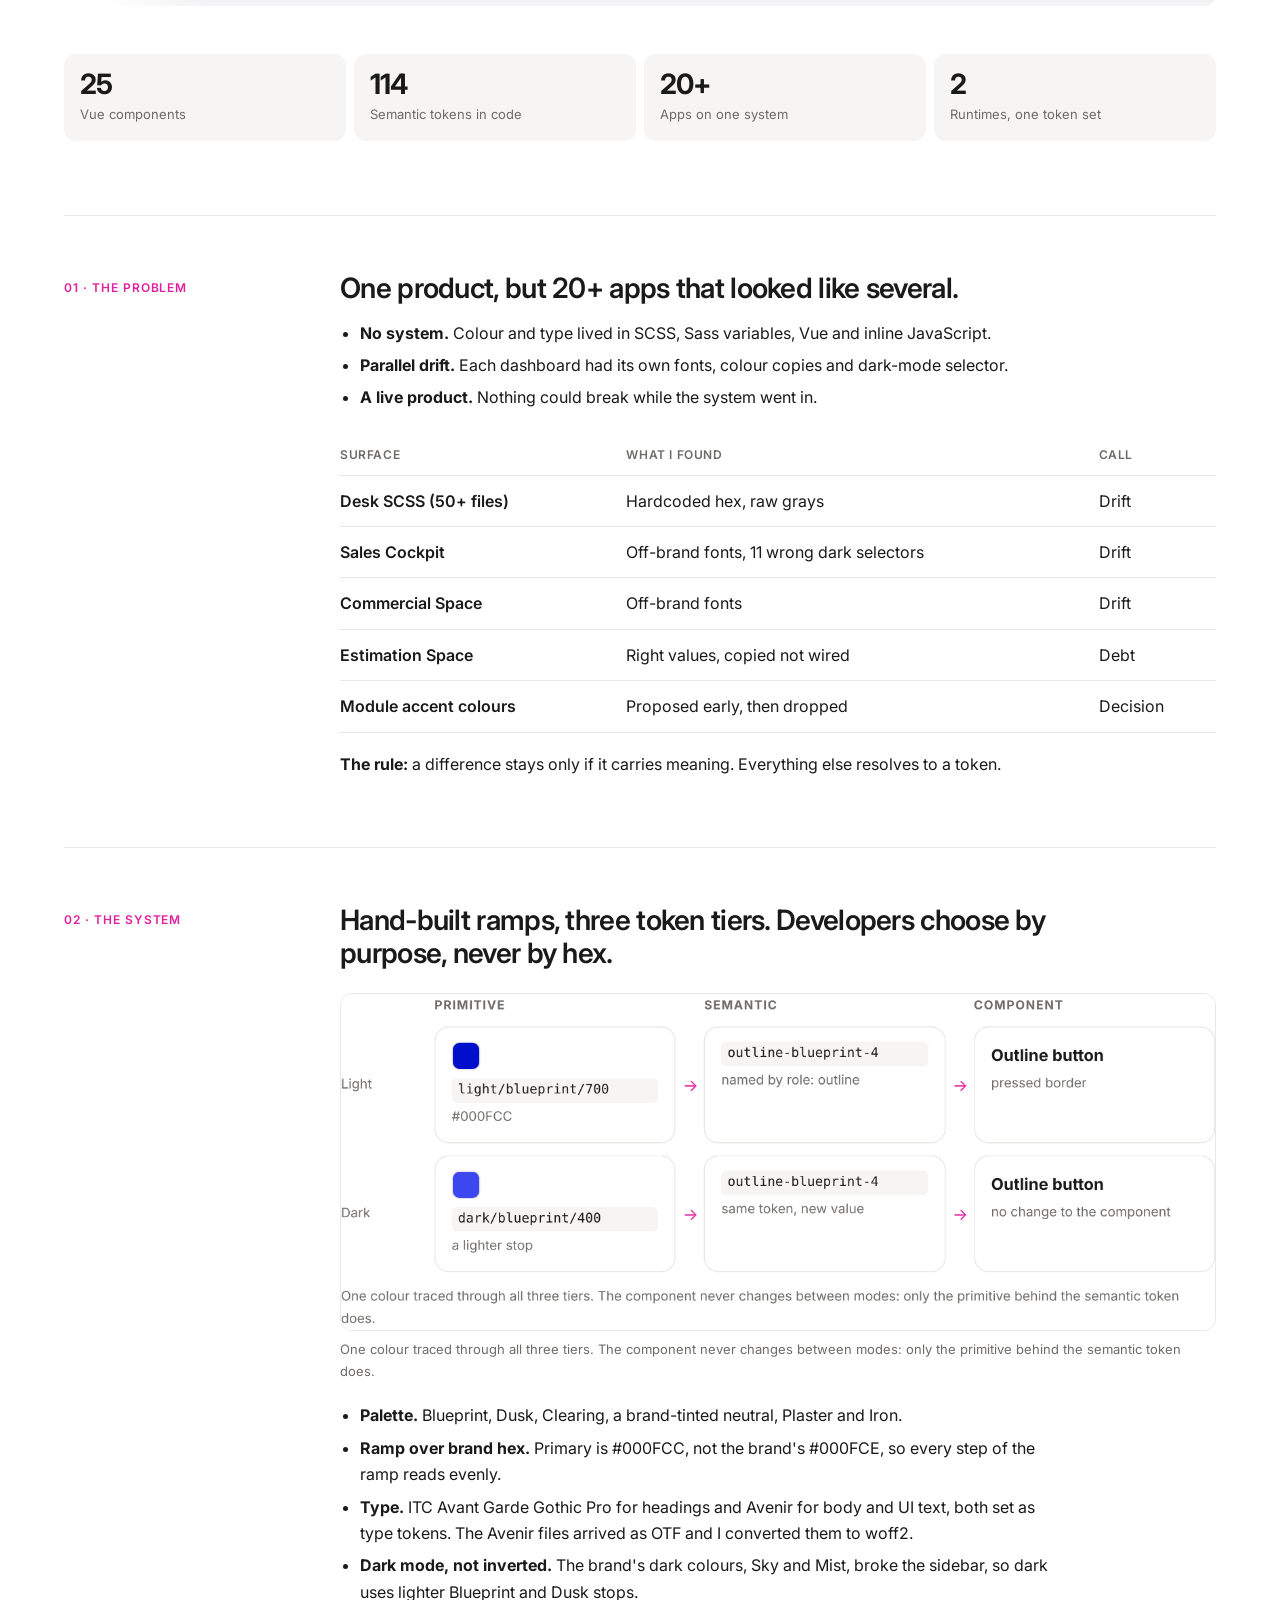
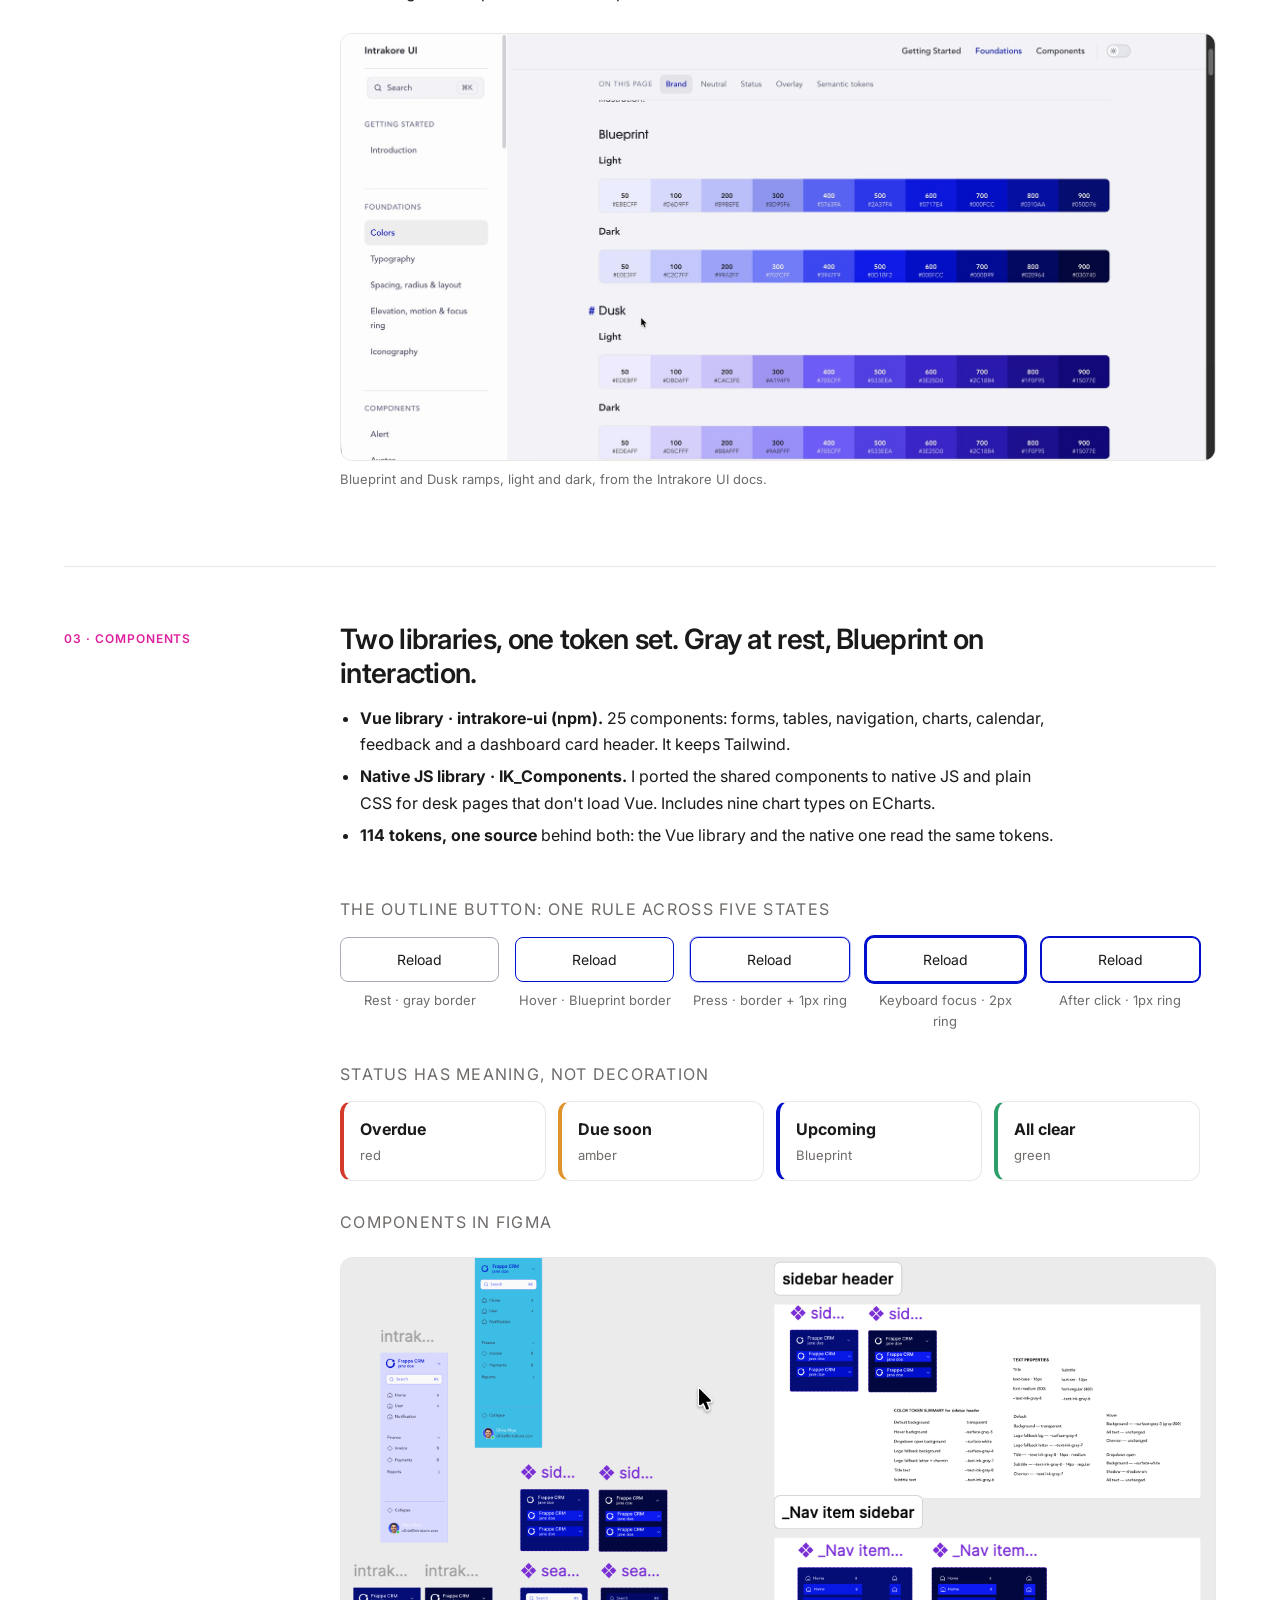
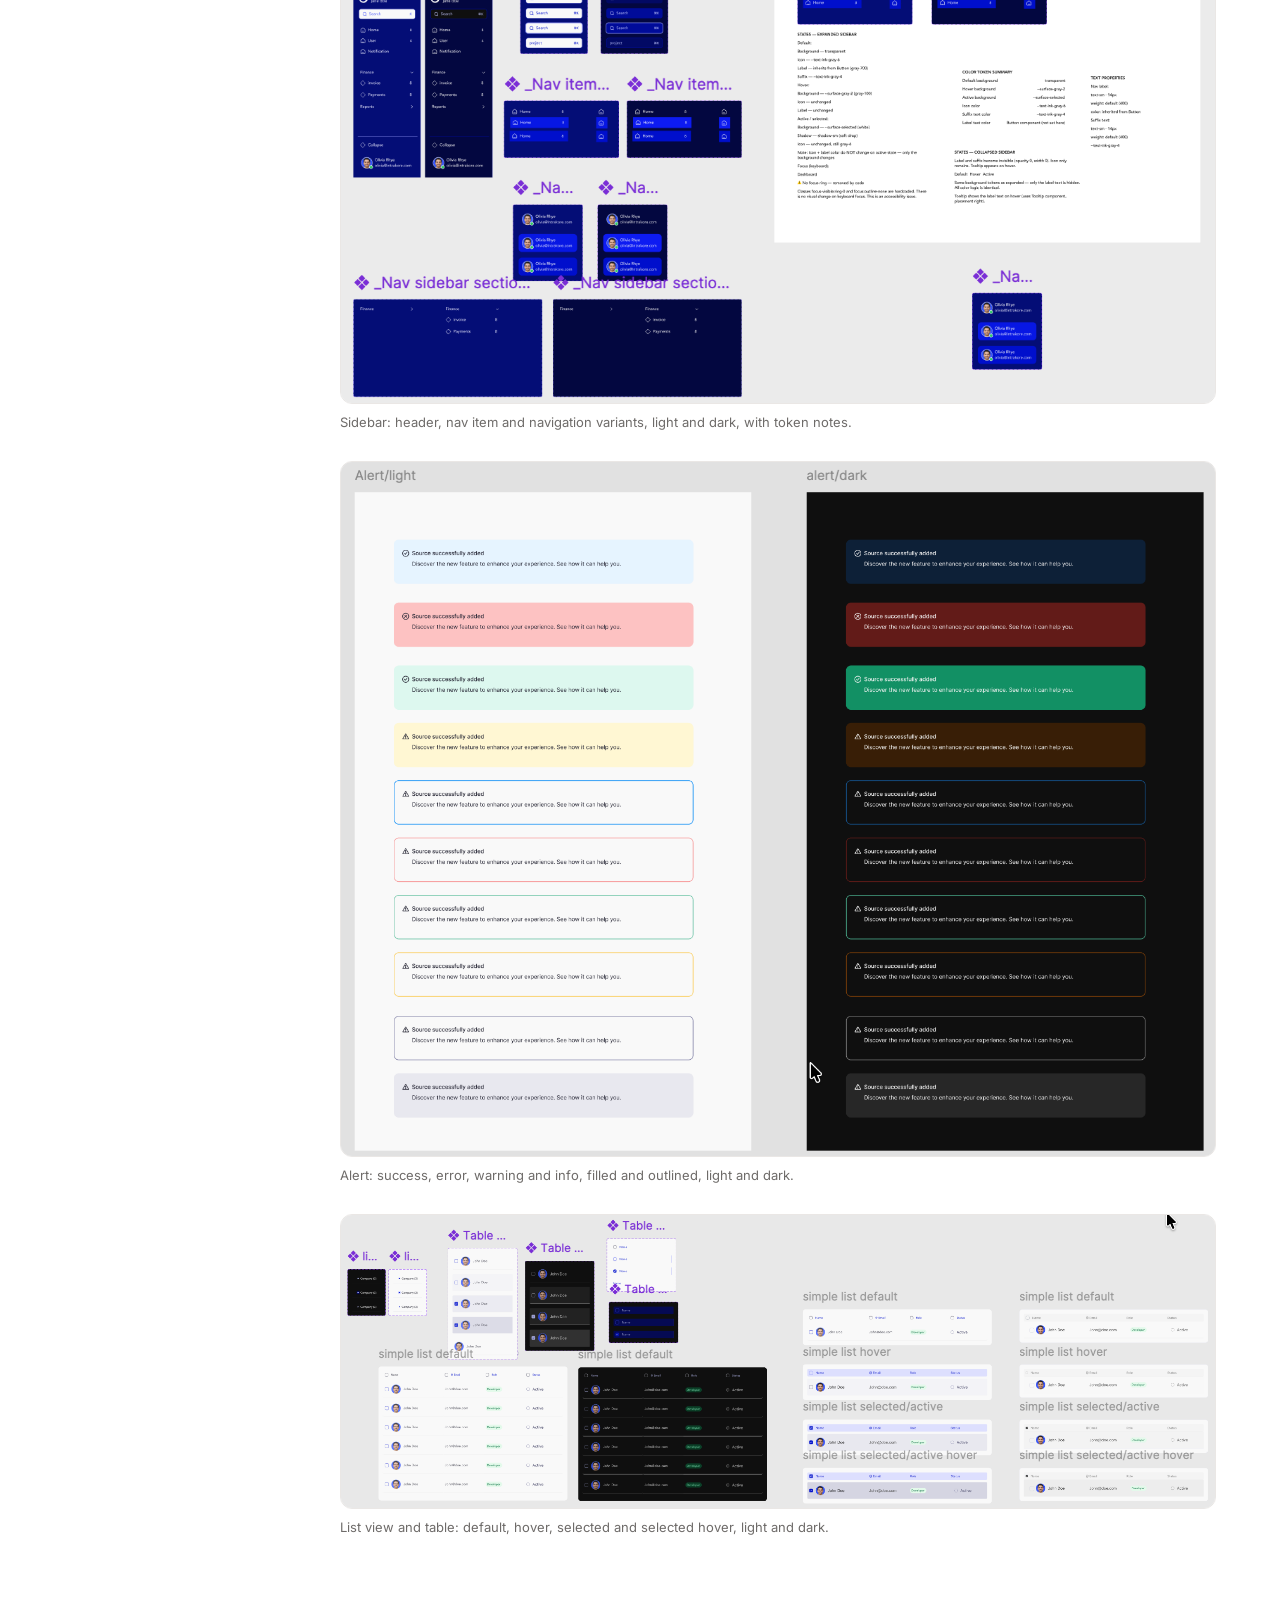
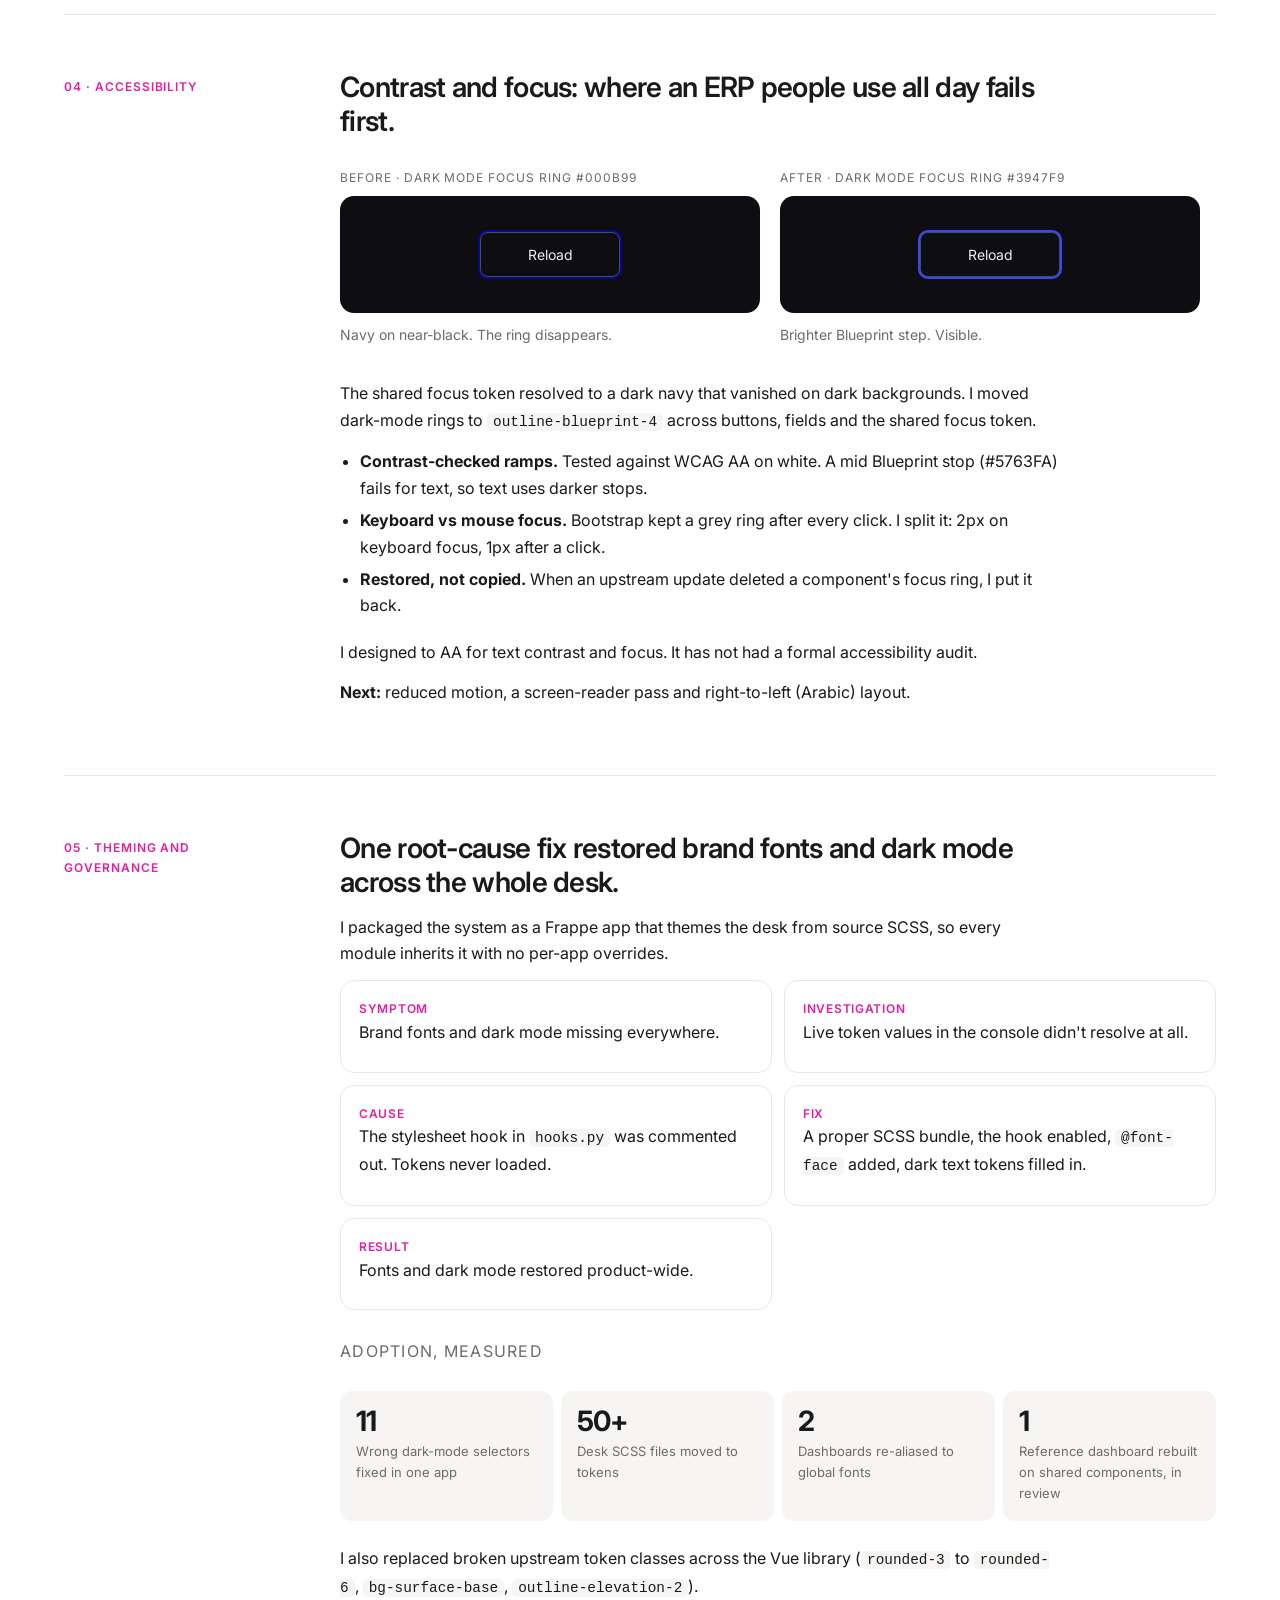
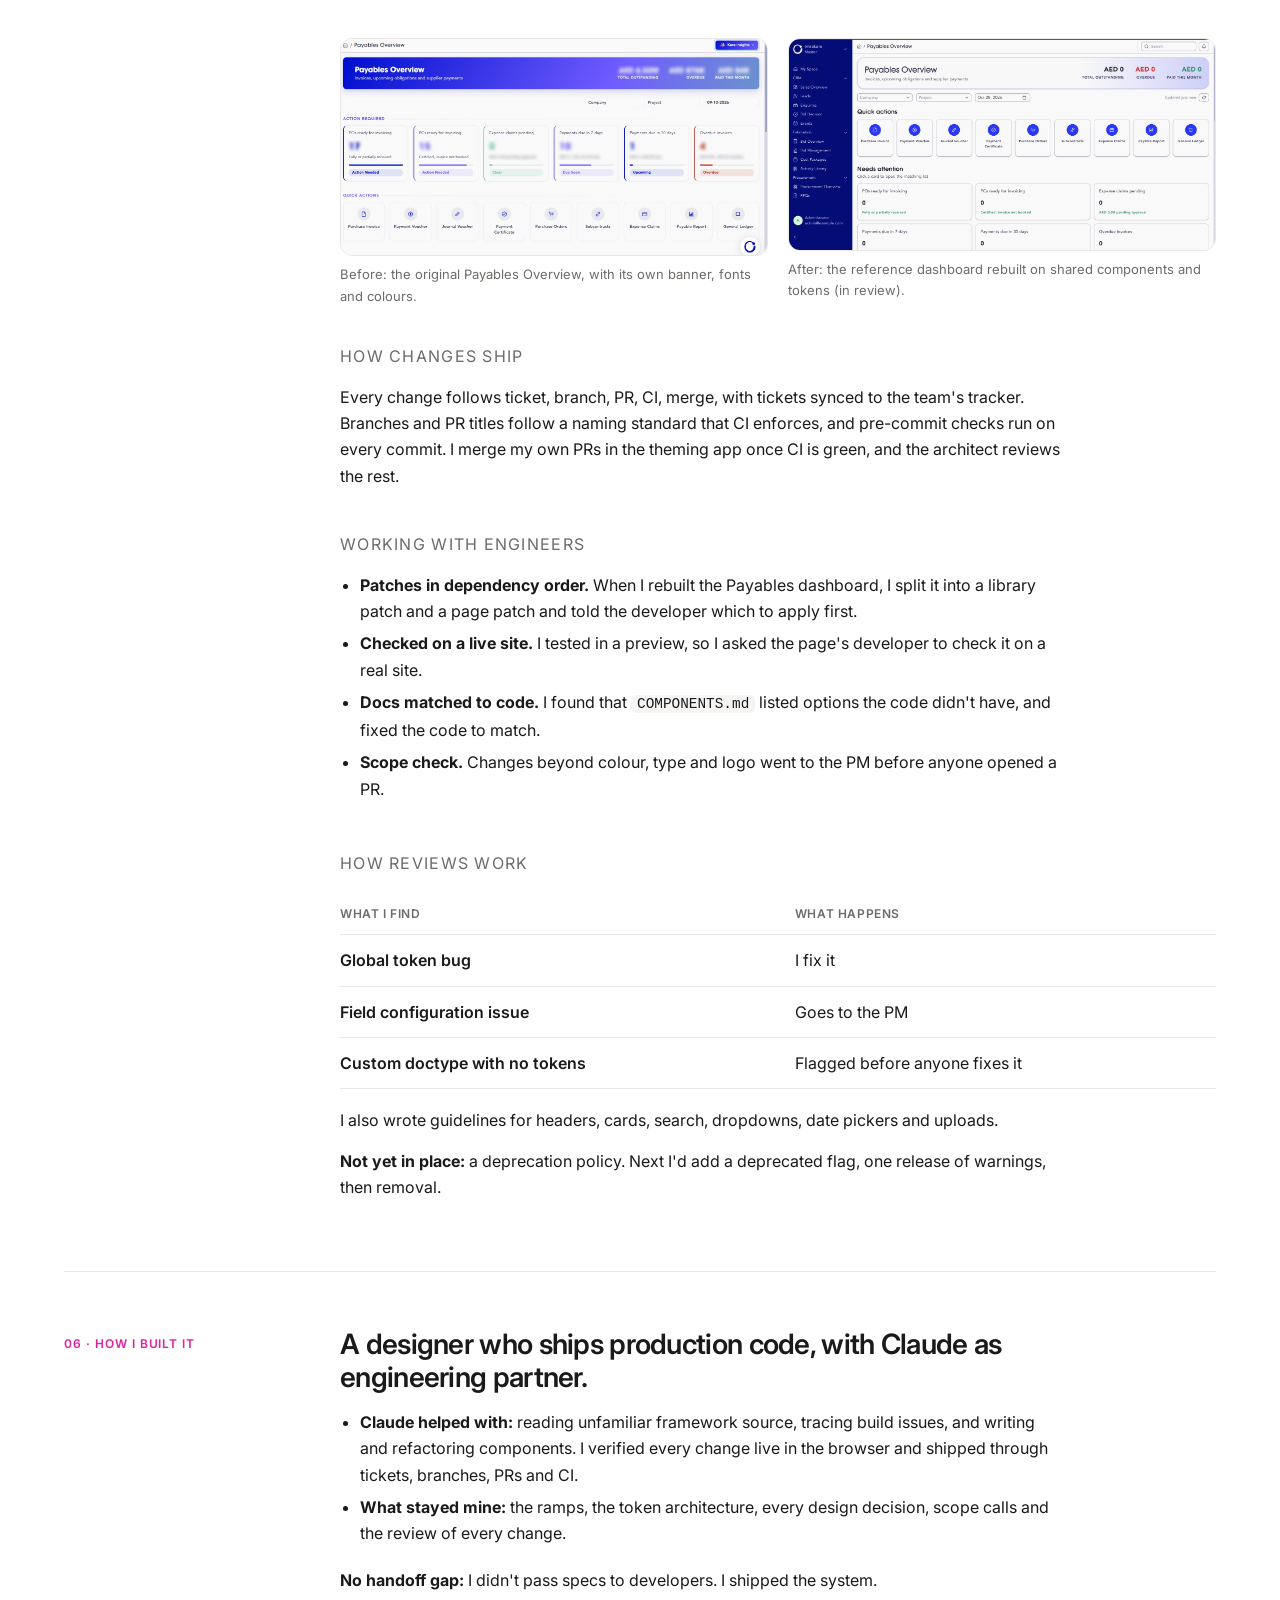
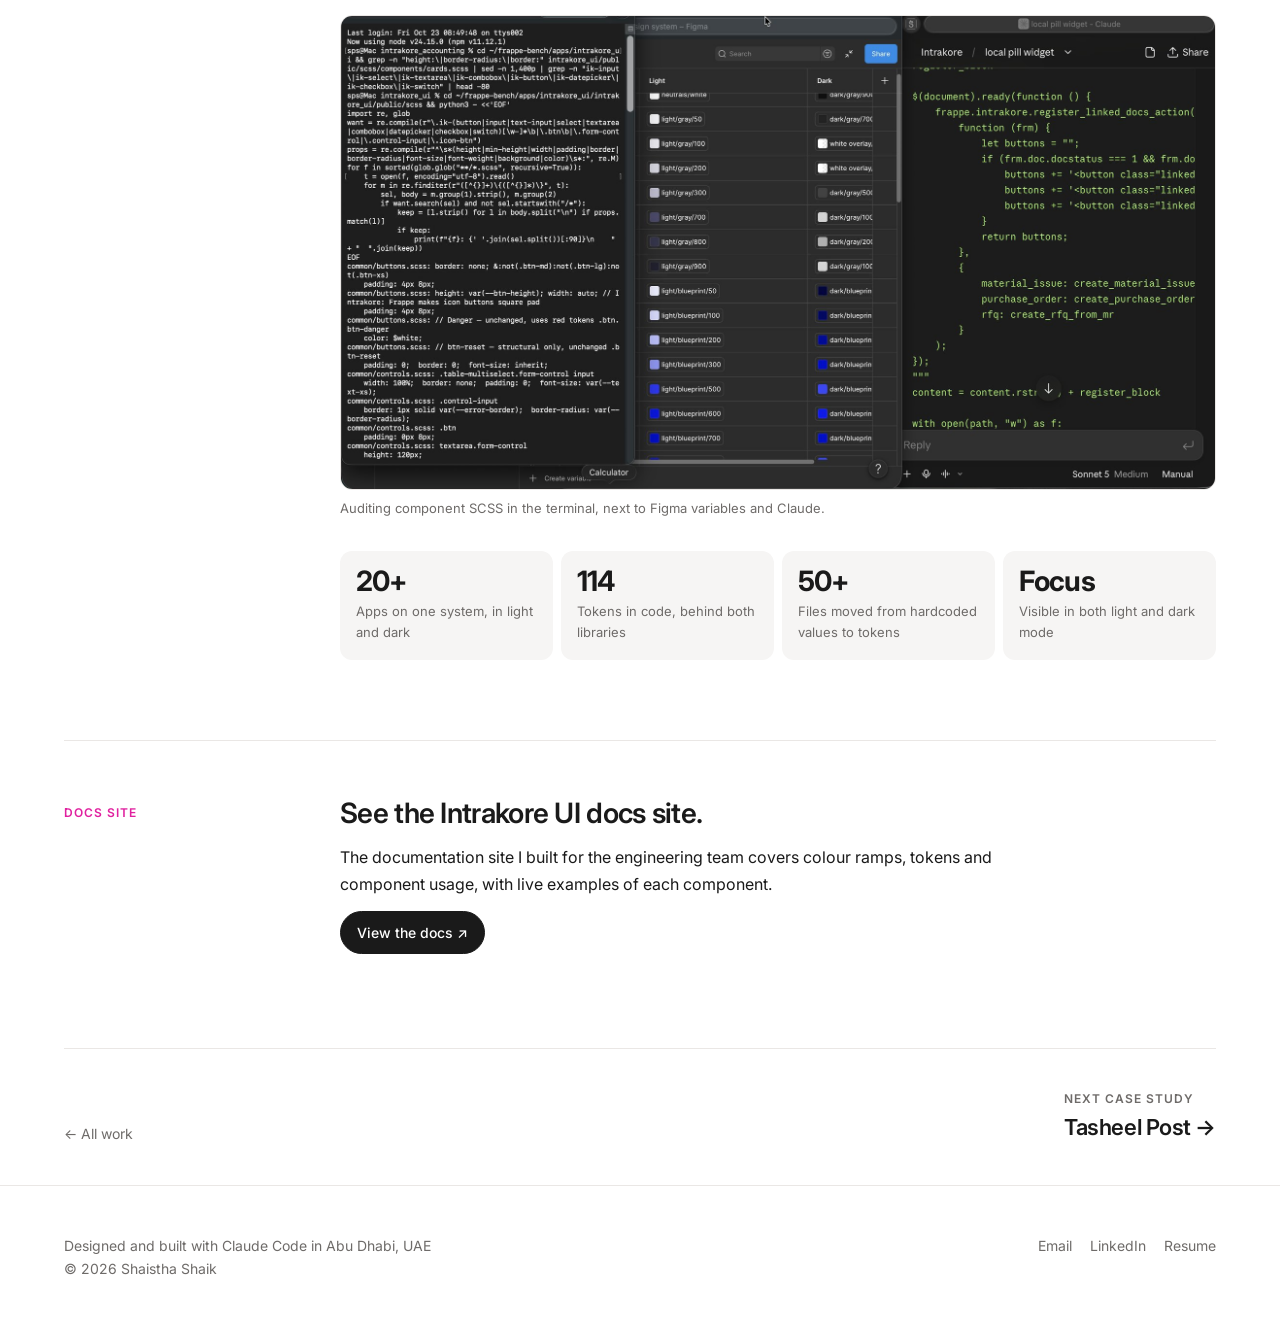
<file: intrakore.html>
<!doctype html>
<html lang="en">
<head>
<meta charset="utf-8">
<meta name="viewport" content="width=device-width, initial-scale=1">
<title>Intrakore Design System · Shaistha Shaik</title>
<meta name="description" content="Intrakore case study: one design system for a 20+ app construction ERP, from hand-built colour ramps to shipped component libraries and a theming app every module inherits, by Shaistha Shaik.">
<link rel="stylesheet" href="style.css">
<script src="theme.js"></script>
<script src="cursor.js"></script>
</head>
<body>
<header class="nav">
  <div class="wrap">
    <ul>
      <li><a href="index.html#work">Work</a></li>
      <li><a href="Shaistha_Shaik_Resume.pdf" target="_blank" rel="noopener">Resume</a></li>
      <li class="hide-sm"><a href="index.html#about">About</a></li>
      <li><a href="mailto:shaistha6@gmail.com">Contact</a></li>
      <li><button class="toggle" aria-label="Toggle dark mode">
        <svg class="moon" viewBox="0 0 24 24" fill="none" stroke="currentColor" stroke-width="2"><path d="M21 12.8A9 9 0 1 1 11.2 3a7 7 0 0 0 9.8 9.8z"/></svg>
        <svg class="sun" viewBox="0 0 24 24" fill="none" stroke="currentColor" stroke-width="2"><circle cx="12" cy="12" r="4"/><path d="M12 2v2M12 20v2M4.9 4.9l1.4 1.4M17.7 17.7l1.4 1.4M2 12h2M20 12h2M4.9 19.1l1.4-1.4M17.7 6.3l1.4-1.4"/></svg>
      </button></li>
    </ul>
  </div>
</header>

<main class="wrap">
  <div class="cs-hero">
    <a class="back" href="index.html#work">← All work</a>
    <h1>Intrakore: one design system for a construction ERP</h1>
    <p class="lede">I designed and engineered the design system behind a 20+ app ERP, from hand-built colour ramps to shipped component libraries and a theming app every module inherits.</p>
    <div class="facts">
      <div><span class="label">Role</span><p>Design Engineer, Design Systems</p></div>
      <div><span class="label">Platform</span><p>Frappe V16 ERP · 20+ apps</p></div>
      <div><span class="label">What I did</span><p>Foundations, tokens, Figma library, two component libraries, desk theming app, accessibility fixes, governance and docs site. I designed it and shipped the code.</p></div>
      <div><span class="label">What the team did</span><p>Built the module dashboards and backends, and handled deployment. I set the system they build on and reviewed their pages against it.</p></div>
    </div>
    <p><strong>My role:</strong> I was the sole owner of the design system's design and front-end code. I led the tokens, the Figma library, both component libraries and the theming app. Engineers owned the backend, deployment and npm releases. I contributed through their ticket and PR flow and reviewed their pages against the system.</p>
    <p><em>I decided what the system was. Engineers decided how it shipped.</em></p>
  </div>

  <figure class="fig hero-fig"><img src="img/intrakore.png" alt="Intrakore Bid list in light and dark mode"></figure>

  <div class="chapter">
    <div class="stats">
      <div class="stat"><strong>25</strong><span>Vue components</span></div>
      <div class="stat"><strong>114</strong><span>Semantic tokens in code</span></div>
      <div class="stat"><strong>20+</strong><span>Apps on one system</span></div>
      <div class="stat"><strong>2</strong><span>Runtimes, one token set</span></div>
    </div>
  </div>

  <div class="chapter">
    <span class="label">01 · The problem</span>
    <h2>One product, but 20+ apps that looked like several.</h2>
    <ul>
      <li><strong>No system.</strong> Colour and type lived in SCSS, Sass variables, Vue and inline JavaScript.</li>
      <li><strong>Parallel drift.</strong> Each dashboard had its own fonts, colour copies and dark-mode selector.</li>
      <li><strong>A live product.</strong> Nothing could break while the system went in.</li>
    </ul>
    <div class="tbl-scroll"><table class="tbl">
      <tr><th>Surface</th><th>What I found</th><th>Call</th></tr>
      <tr><td>Desk SCSS (50+ files)</td><td>Hardcoded hex, raw grays</td><td>Drift</td></tr>
      <tr><td>Sales Cockpit</td><td>Off-brand fonts, 11 wrong dark selectors</td><td>Drift</td></tr>
      <tr><td>Commercial Space</td><td>Off-brand fonts</td><td>Drift</td></tr>
      <tr><td>Estimation Space</td><td>Right values, copied not wired</td><td>Debt</td></tr>
      <tr><td>Module accent colours</td><td>Proposed early, then dropped</td><td>Decision</td></tr>
    </table></div>
    <p><strong>The rule:</strong> a difference stays only if it carries meaning. Everything else resolves to a token.</p>
  </div>

  <div class="chapter">
    <span class="label">02 · The system</span>
    <h2>Hand-built ramps, three token tiers. Developers choose by purpose, never by hex.</h2>
    <figure class="fig"><img src="img/ik-token-ladder.png" alt="One colour traced through the three token tiers, in light and dark mode: light/blueprint/700 and dark/blueprint/400 both feed outline-blueprint-4, which the outline button consumes." loading="lazy"><figcaption>One colour traced through all three tiers. The component never changes between modes: only the primitive behind the semantic token does.</figcaption></figure>
    <ul>
      <li><strong>Palette.</strong> Blueprint, Dusk, Clearing, a brand-tinted neutral, Plaster and Iron.</li>
      <li><strong>Ramp over brand hex.</strong> Primary is #000FCC, not the brand's #000FCE, so every step of the ramp reads evenly.</li>
      <li><strong>Type.</strong> ITC Avant Garde Gothic Pro for headings and Avenir for body and UI text, both set as type tokens. The Avenir files arrived as OTF and I converted them to woff2.</li>
      <li><strong>Dark mode, not inverted.</strong> The brand's dark colours, Sky and Mist, broke the sidebar, so dark uses lighter Blueprint and Dusk stops.</li>
    </ul>
    <figure class="fig"><img src="img/ik-docs-colours.jpg" alt="Blueprint and Dusk ramps, light and dark, from the Intrakore UI docs." loading="lazy"><figcaption>Blueprint and Dusk ramps, light and dark, from the Intrakore UI docs.</figcaption></figure>
  </div>

  <div class="chapter">
    <span class="label">03 · Components</span>
    <h2>Two libraries, one token set. Gray at rest, Blueprint on interaction.</h2>
    <ul>
      <li><strong>Vue library · intrakore-ui (npm).</strong> 25 components: forms, tables, navigation, charts, calendar, feedback and a dashboard card header. It keeps Tailwind.</li>
      <li><strong>Native JS library · IK_Components.</strong> I ported the shared components to native JS and plain CSS for desk pages that don't load Vue. Includes nine chart types on ECharts.</li>
      <li><strong>114 tokens, one source</strong> behind both: the Vue library and the native one read the same tokens.</li>
    </ul>
    <p class="mini-label">The outline button: one rule across five states</p>
    <div class="states">
      <div class="state"><span class="btn-demo">Reload</span>Rest · gray border</div>
      <div class="state"><span class="btn-demo is-hover">Reload</span>Hover · Blueprint border</div>
      <div class="state"><span class="btn-demo is-press">Reload</span>Press · border + 1px ring</div>
      <div class="state"><span class="btn-demo is-focus">Reload</span>Keyboard focus · 2px ring</div>
      <div class="state"><span class="btn-demo is-click">Reload</span>After click · 1px ring</div>
    </div>
    <p class="mini-label">Status has meaning, not decoration</p>
    <div class="tones">
      <div class="tone t-red"><strong>Overdue</strong><span>red</span></div>
      <div class="tone t-amber"><strong>Due soon</strong><span>amber</span></div>
      <div class="tone t-blue"><strong>Upcoming</strong><span>Blueprint</span></div>
      <div class="tone t-green"><strong>All clear</strong><span>green</span></div>
    </div>
    <p class="mini-label">Components in Figma</p>
    <figure class="fig"><img src="img/ik-sidebar.png" alt="Sidebar header and nav item components in light and dark, with sidebar navigation variants and token notes." loading="lazy"><figcaption>Sidebar: header, nav item and navigation variants, light and dark, with token notes.</figcaption></figure>
    <figure class="fig"><img src="img/ik-alert.png" alt="Alert component in light and dark: success, error, warning and info, filled and outlined." loading="lazy"><figcaption>Alert: success, error, warning and info, filled and outlined, light and dark.</figcaption></figure>
    <figure class="fig"><img src="img/ik-listview.png" alt="List view and table cell states in light and dark: default, hover, selected, selected hover." loading="lazy"><figcaption>List view and table: default, hover, selected and selected hover, light and dark.</figcaption></figure>
  </div>

  <div class="chapter">
    <span class="label">04 · Accessibility</span>
    <h2>Contrast and focus: where an ERP people use all day fails first.</h2>
    <div class="focus-pair">
      <div class="focus-card">
        <span class="mini-label">Before · dark mode focus ring #000B99</span>
        <div class="focus-stage"><span class="btn-demo f-before">Reload</span></div>
        <p>Navy on near-black. The ring disappears.</p>
      </div>
      <div class="focus-card">
        <span class="mini-label">After · dark mode focus ring #3947F9</span>
        <div class="focus-stage"><span class="btn-demo f-after">Reload</span></div>
        <p>Brighter Blueprint step. Visible.</p>
      </div>
    </div>
    <p>The shared focus token resolved to a dark navy that vanished on dark backgrounds. I moved dark-mode rings to <code>outline-blueprint-4</code> across buttons, fields and the shared focus token.</p>
    <ul>
      <li><strong>Contrast-checked ramps.</strong> Tested against WCAG AA on white. A mid Blueprint stop (#5763FA) fails for text, so text uses darker stops.</li>
      <li><strong>Keyboard vs mouse focus.</strong> Bootstrap kept a grey ring after every click. I split it: 2px on keyboard focus, 1px after a click.</li>
      <li><strong>Restored, not copied.</strong> When an upstream update deleted a component's focus ring, I put it back.</li>
    </ul>
    <p>I designed to AA for text contrast and focus. It has not had a formal accessibility audit.</p>
    <p><strong>Next:</strong> reduced motion, a screen-reader pass and right-to-left (Arabic) layout.</p>
  </div>

  <div class="chapter">
    <span class="label">05 · Theming and governance</span>
    <h2>One root-cause fix restored brand fonts and dark mode across the whole desk.</h2>
    <p>I packaged the system as a Frappe app that themes the desk from source SCSS, so every module inherits it with no per-app overrides.</p>
    <div class="challenges">
      <div class="challenge"><b>Symptom</b><p>Brand fonts and dark mode missing everywhere.</p></div>
      <div class="challenge"><b>Investigation</b><p>Live token values in the console didn't resolve at all.</p></div>
      <div class="challenge"><b>Cause</b><p>The stylesheet hook in <code>hooks.py</code> was commented out. Tokens never loaded.</p></div>
      <div class="challenge"><b>Fix</b><p>A proper SCSS bundle, the hook enabled, <code>@font-face</code> added, dark text tokens filled in.</p></div>
      <div class="challenge"><b>Result</b><p>Fonts and dark mode restored product-wide.</p></div>
    </div>
    <p class="mini-label">Adoption, measured</p>
    <div class="stats stats-sm">
      <div class="stat"><strong>11</strong><span>Wrong dark-mode selectors fixed in one app</span></div>
      <div class="stat"><strong>50+</strong><span>Desk SCSS files moved to tokens</span></div>
      <div class="stat"><strong>2</strong><span>Dashboards re-aliased to global fonts</span></div>
      <div class="stat"><strong>1</strong><span>Reference dashboard rebuilt on shared components, in review</span></div>
    </div>
    <p>I also replaced broken upstream token classes across the Vue library (<code>rounded-3</code> to <code>rounded-6</code>, <code>bg-surface-base</code>, <code>outline-elevation-2</code>).</p>
    <div class="fig-pair">
      <figure class="fig"><img src="img/ik-payables-before.png" alt="Payables Overview before: a custom banner, its own fonts and colours, built outside the system." loading="lazy"><figcaption>Before: the original Payables Overview, with its own banner, fonts and colours.</figcaption></figure>
      <figure class="fig"><img src="img/ik-payables-after.png" alt="Payables Overview after: the reference dashboard rebuilt on the shared components and tokens." loading="lazy"><figcaption>After: the reference dashboard rebuilt on shared components and tokens (in review).</figcaption></figure>
    </div>
    <p class="mini-label">How changes ship</p>
    <p>Every change follows ticket, branch, PR, CI, merge, with tickets synced to the team's tracker. Branches and PR titles follow a naming standard that CI enforces, and pre-commit checks run on every commit. I merge my own PRs in the theming app once CI is green, and the architect reviews the rest.</p>
    <p class="mini-label">Working with engineers</p>
    <ul>
      <li><strong>Patches in dependency order.</strong> When I rebuilt the Payables dashboard, I split it into a library patch and a page patch and told the developer which to apply first.</li>
      <li><strong>Checked on a live site.</strong> I tested in a preview, so I asked the page's developer to check it on a real site.</li>
      <li><strong>Docs matched to code.</strong> I found that <code>COMPONENTS.md</code> listed options the code didn't have, and fixed the code to match.</li>
      <li><strong>Scope check.</strong> Changes beyond colour, type and logo went to the PM before anyone opened a PR.</li>
    </ul>
    <p class="mini-label">How reviews work</p>
    <div class="tbl-scroll"><table class="tbl">
      <tr><th>What I find</th><th>What happens</th></tr>
      <tr><td>Global token bug</td><td>I fix it</td></tr>
      <tr><td>Field configuration issue</td><td>Goes to the PM</td></tr>
      <tr><td>Custom doctype with no tokens</td><td>Flagged before anyone fixes it</td></tr>
    </table></div>
    <p>I also wrote guidelines for headers, cards, search, dropdowns, date pickers and uploads.</p>
    <p><strong>Not yet in place:</strong> a deprecation policy. Next I'd add a deprecated flag, one release of warnings, then removal.</p>
  </div>

  <div class="chapter">
    <span class="label">06 · How I built it</span>
    <h2>A designer who ships production code, with Claude as engineering partner.</h2>
    <ul>
      <li><strong>Claude helped with:</strong> reading unfamiliar framework source, tracing build issues, and writing and refactoring components. I verified every change live in the browser and shipped through tickets, branches, PRs and CI.</li>
      <li><strong>What stayed mine:</strong> the ramps, the token architecture, every design decision, scope calls and the review of every change.</li>
    </ul>
    <p><strong>No handoff gap:</strong> I didn't pass specs to developers. I shipped the system.</p>
    <figure class="fig"><img src="img/ik-claude-terminal.jpg" alt="Auditing component SCSS in the terminal, next to Figma variables and Claude." loading="lazy"><figcaption>Auditing component SCSS in the terminal, next to Figma variables and Claude.</figcaption></figure>
    <div class="stats stats-sm">
      <div class="stat"><strong>20+</strong><span>Apps on one system, in light and dark</span></div>
      <div class="stat"><strong>114</strong><span>Tokens in code, behind both libraries</span></div>
      <div class="stat"><strong>50+</strong><span>Files moved from hardcoded values to tokens</span></div>
      <div class="stat"><strong>Focus</strong><span>Visible in both light and dark mode</span></div>
    </div>
  </div>

  <div class="chapter">
    <span class="label">Docs site</span>
    <h2>See the Intrakore UI docs site.</h2>
    <p>The documentation site I built for the engineering team covers colour ramps, tokens and component usage, with live examples of each component.</p>
    <p><a class="btn primary" href="https://intrakore-ui-docs.vercel.app" target="_blank" rel="noopener">View the docs ↗</a></p>
  </div>

    <div class="next">
    <a class="back" href="index.html#work">← All work</a>
    <div><p class="label">Next case study</p><a class="big" href="tasheel-post.html">Tasheel Post →</a></div>
  </div>
</main>
<footer>
  <div class="wrap row">
    <div>Designed and built with Claude Code in Abu Dhabi, UAE<br>© 2026 Shaistha Shaik</div>
    <div class="links"><a href="mailto:shaistha6@gmail.com">Email</a><a href="https://www.linkedin.com/in/shaistha-shaik" target="_blank" rel="noopener">LinkedIn</a><a href="Shaistha_Shaik_Resume.pdf" target="_blank" rel="noopener">Resume</a></div>
  </div>
</footer>
</body>
</html>
</file>
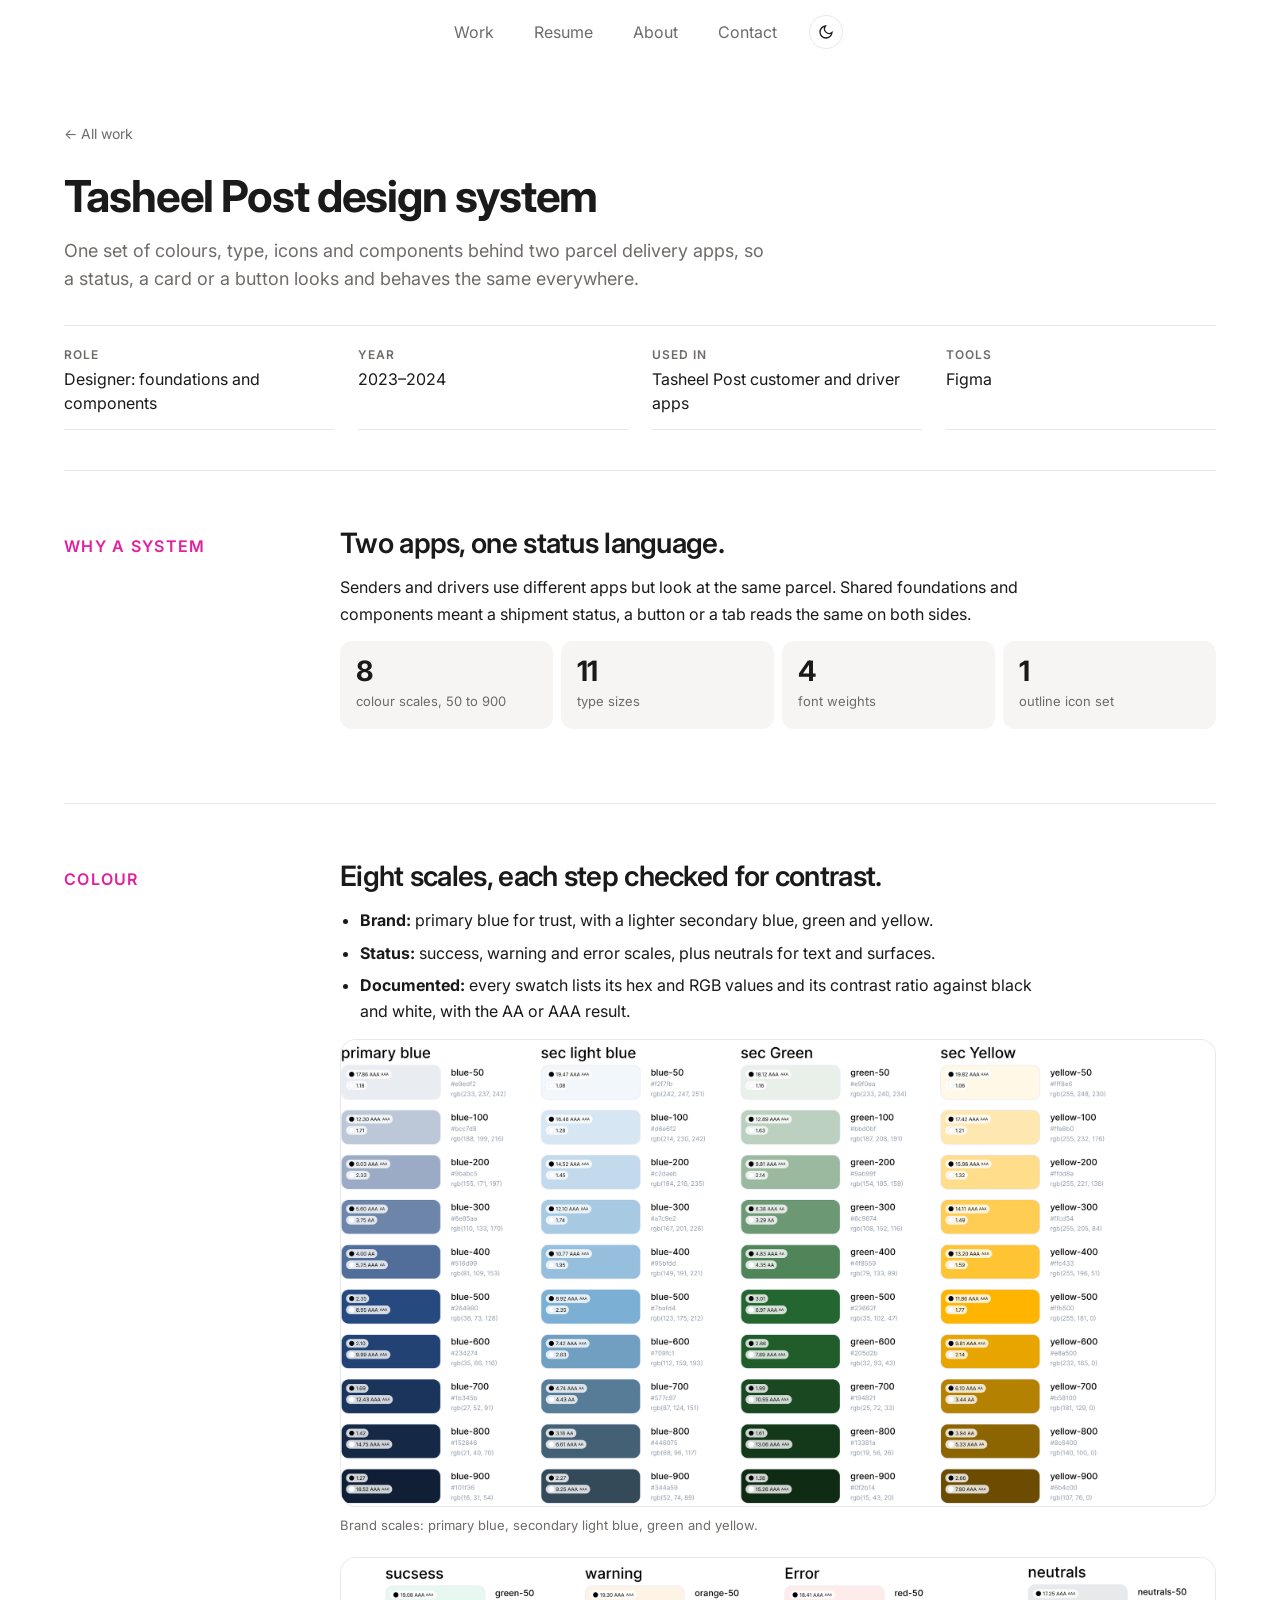
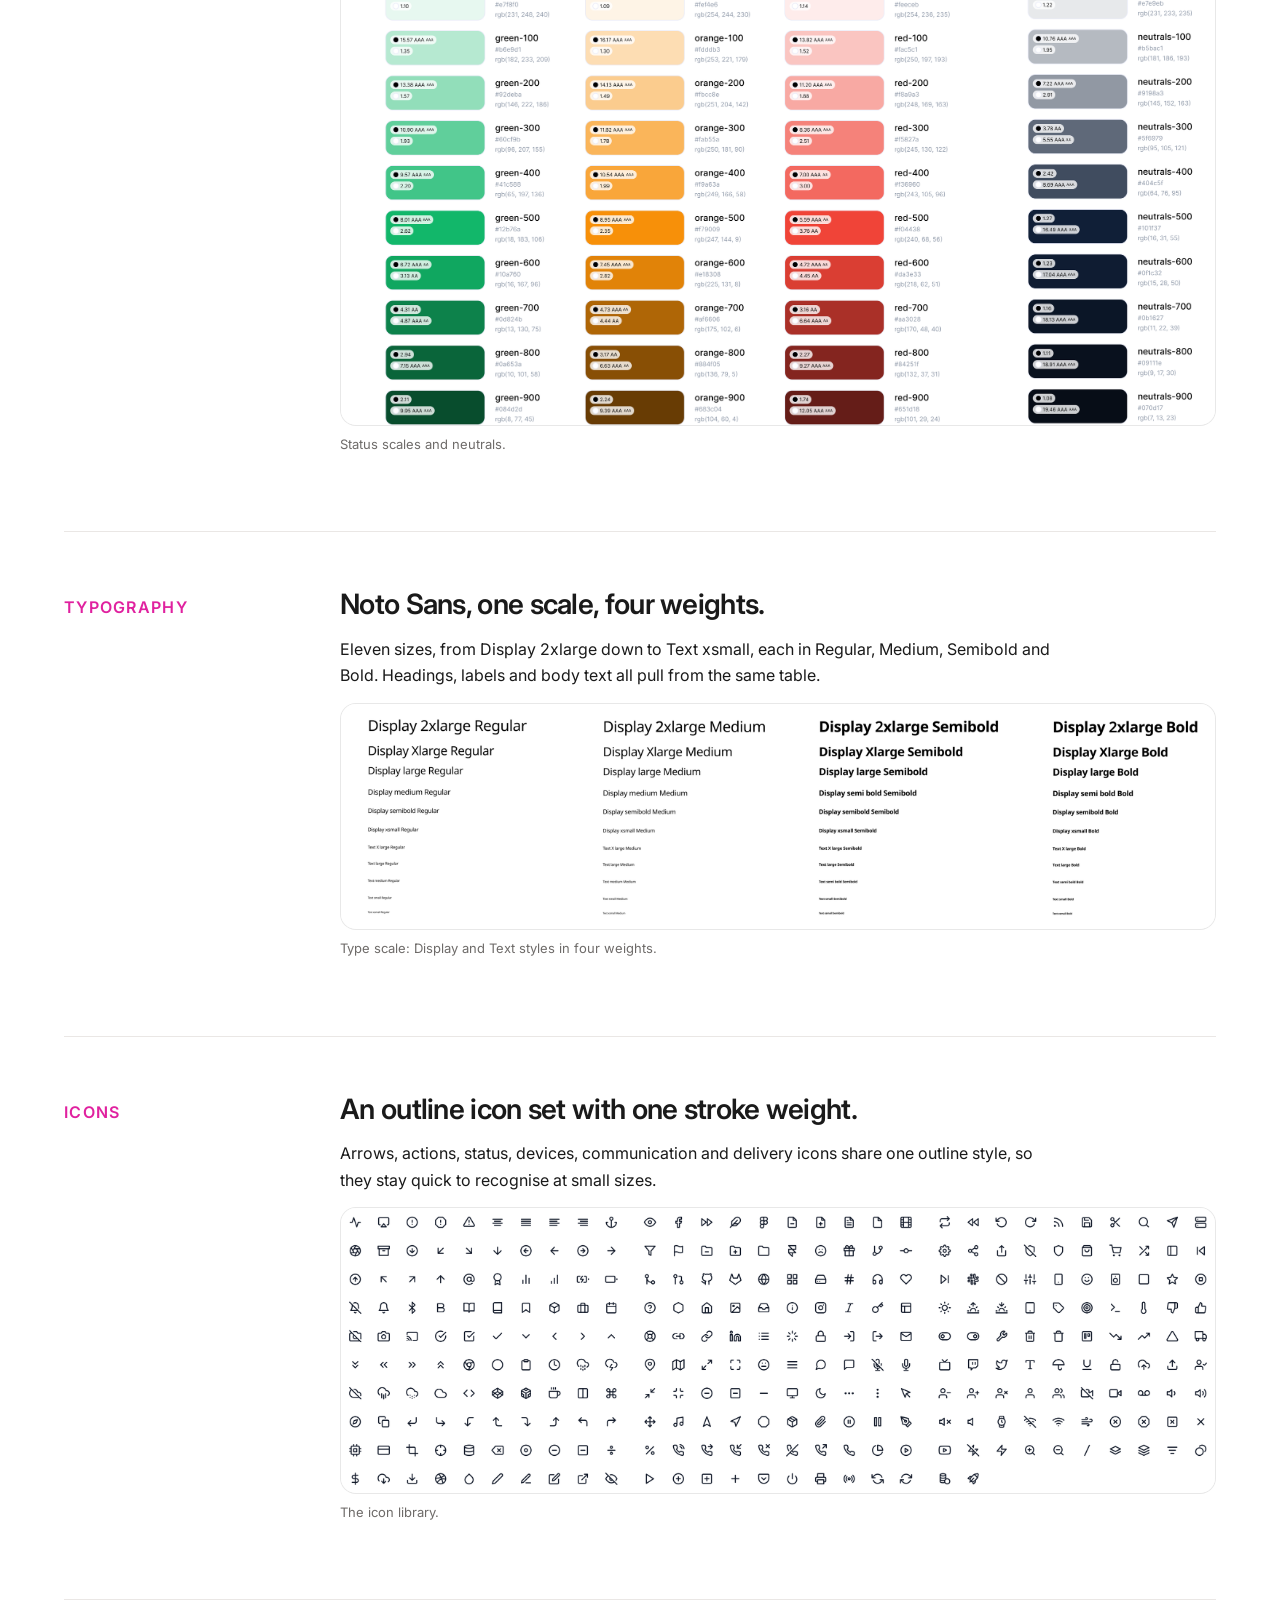
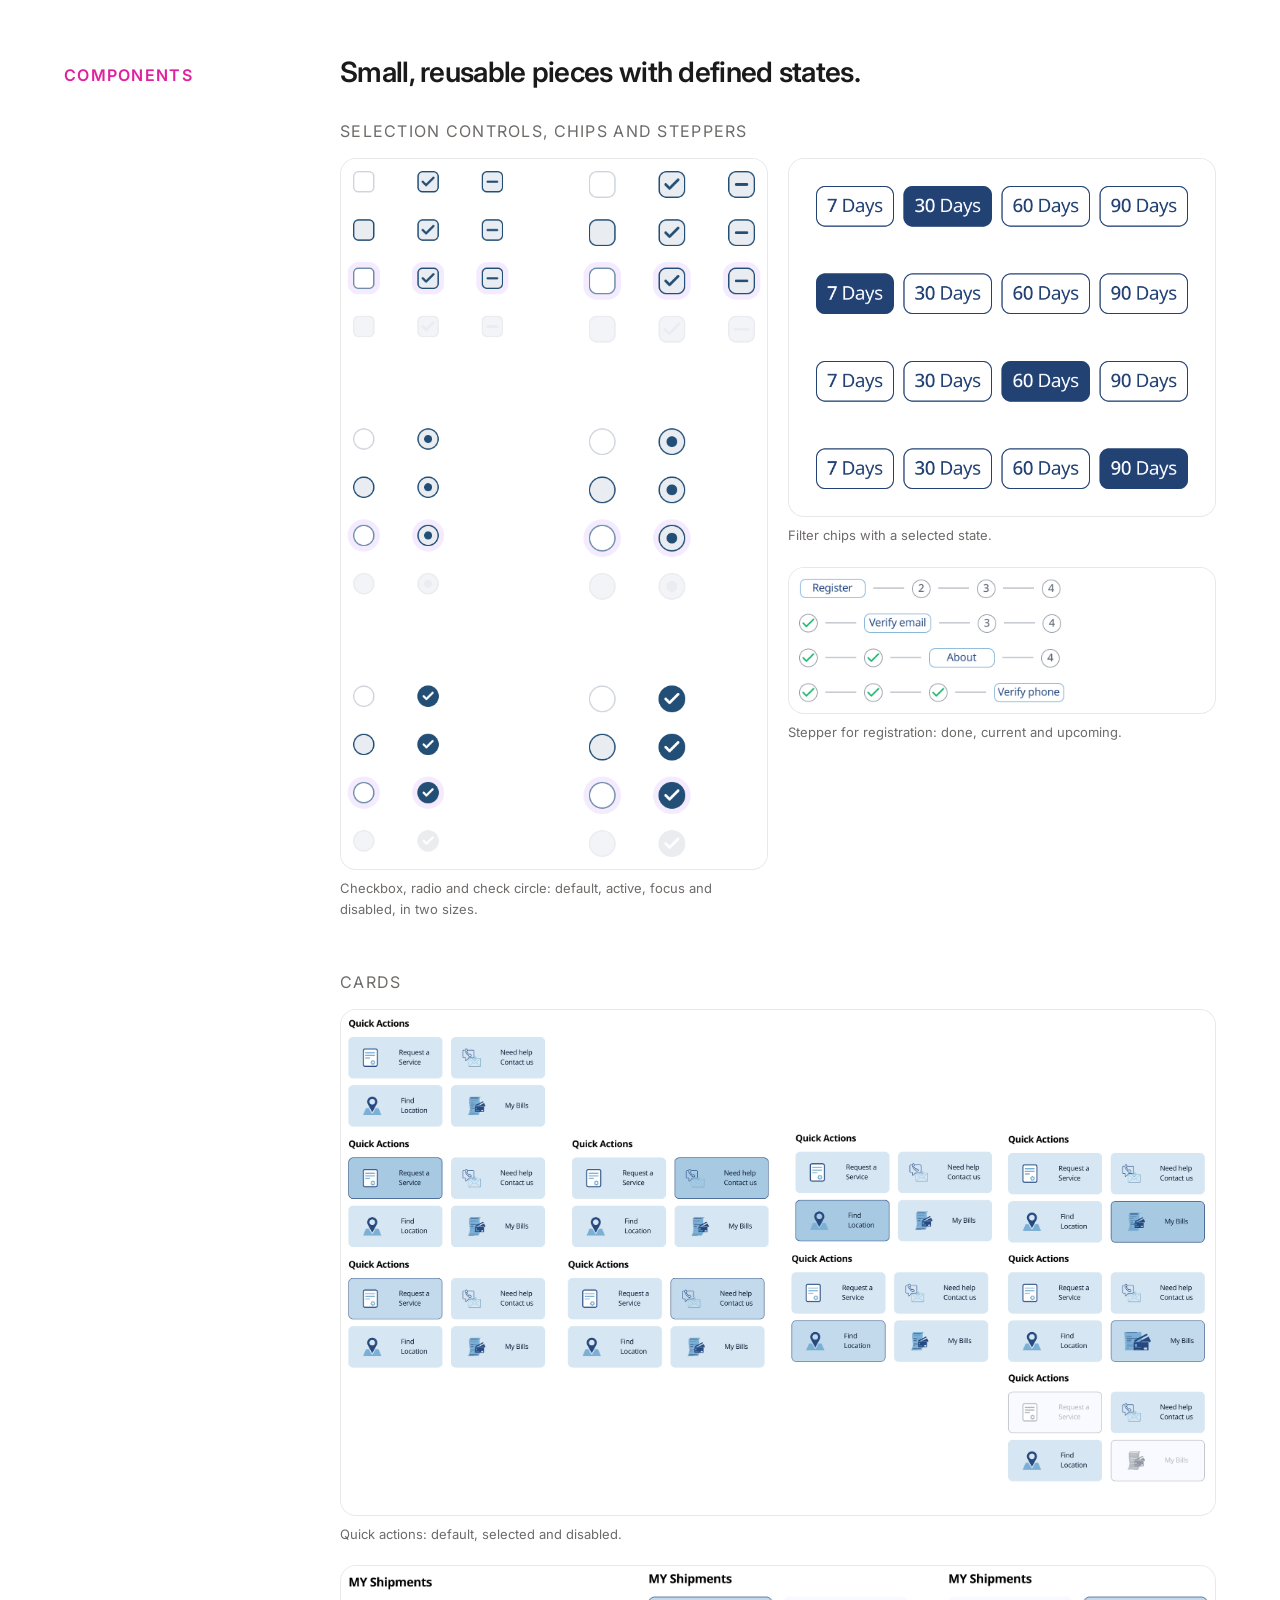
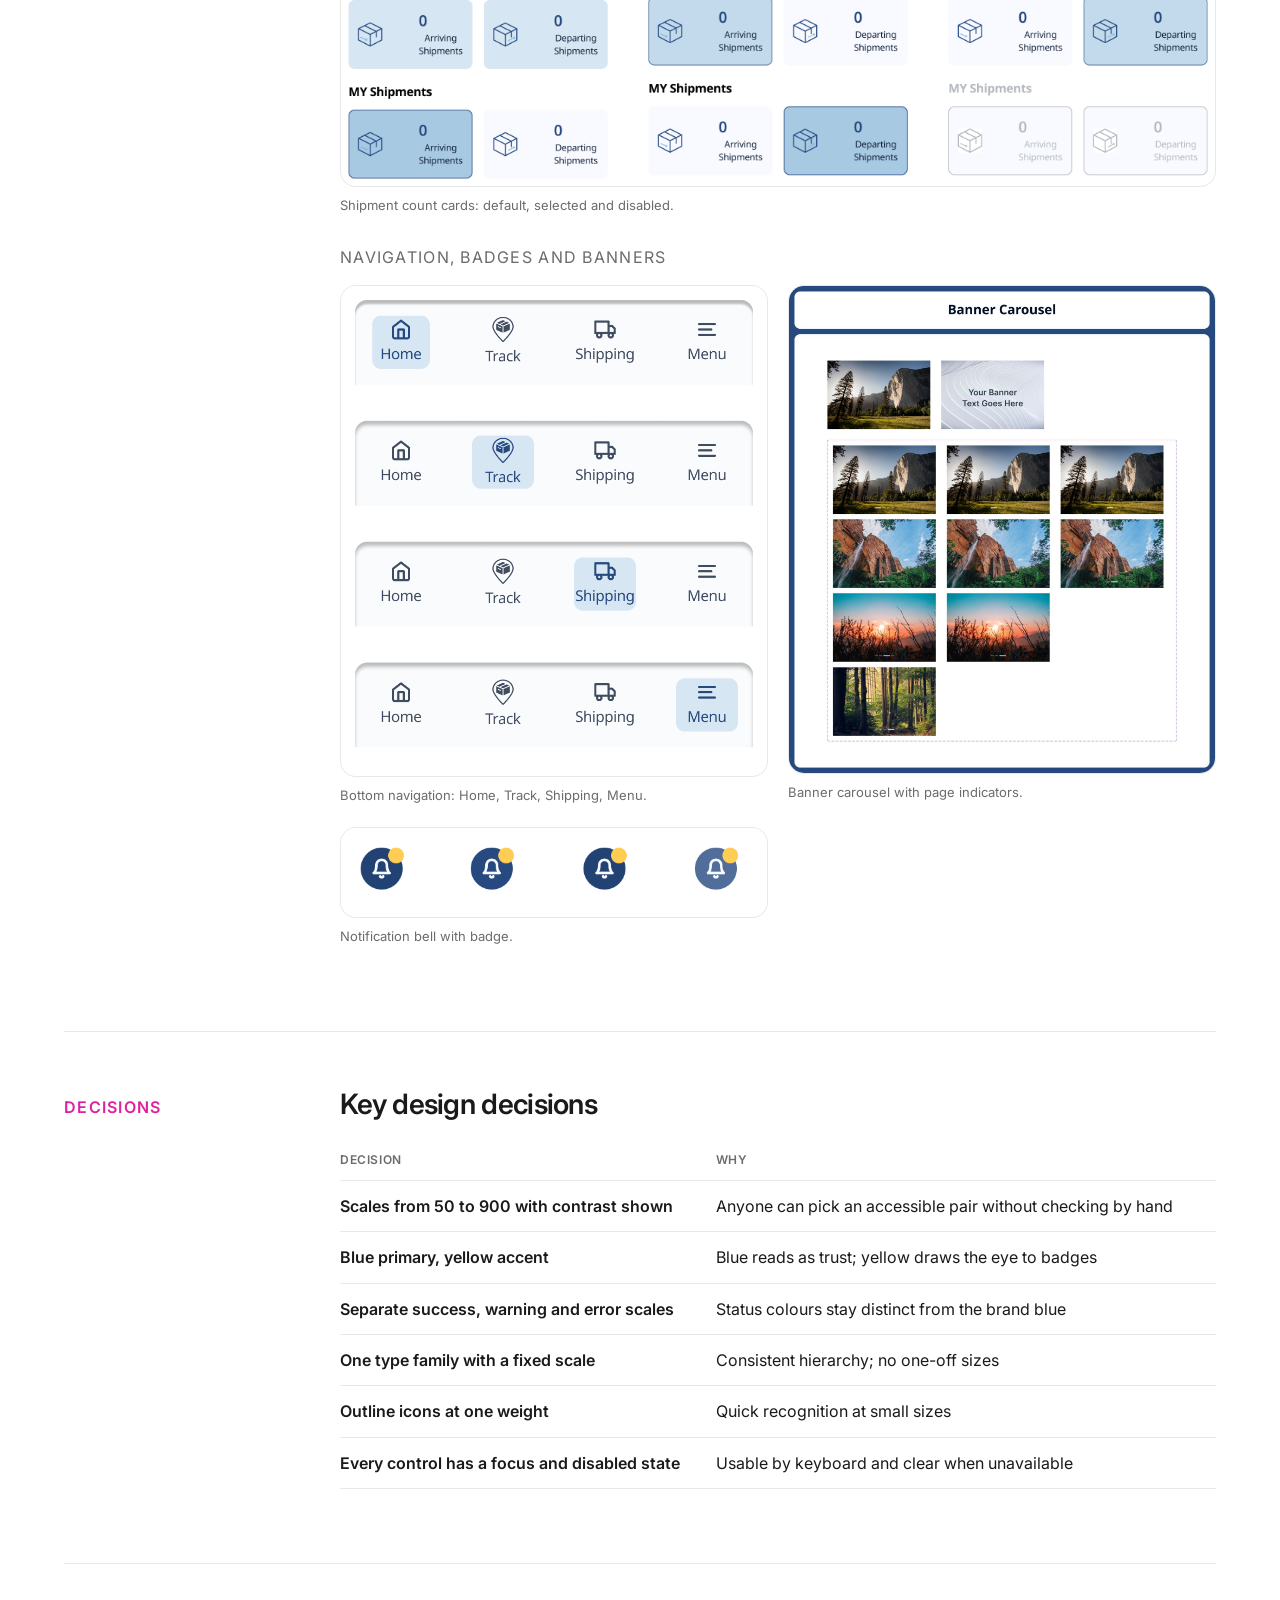
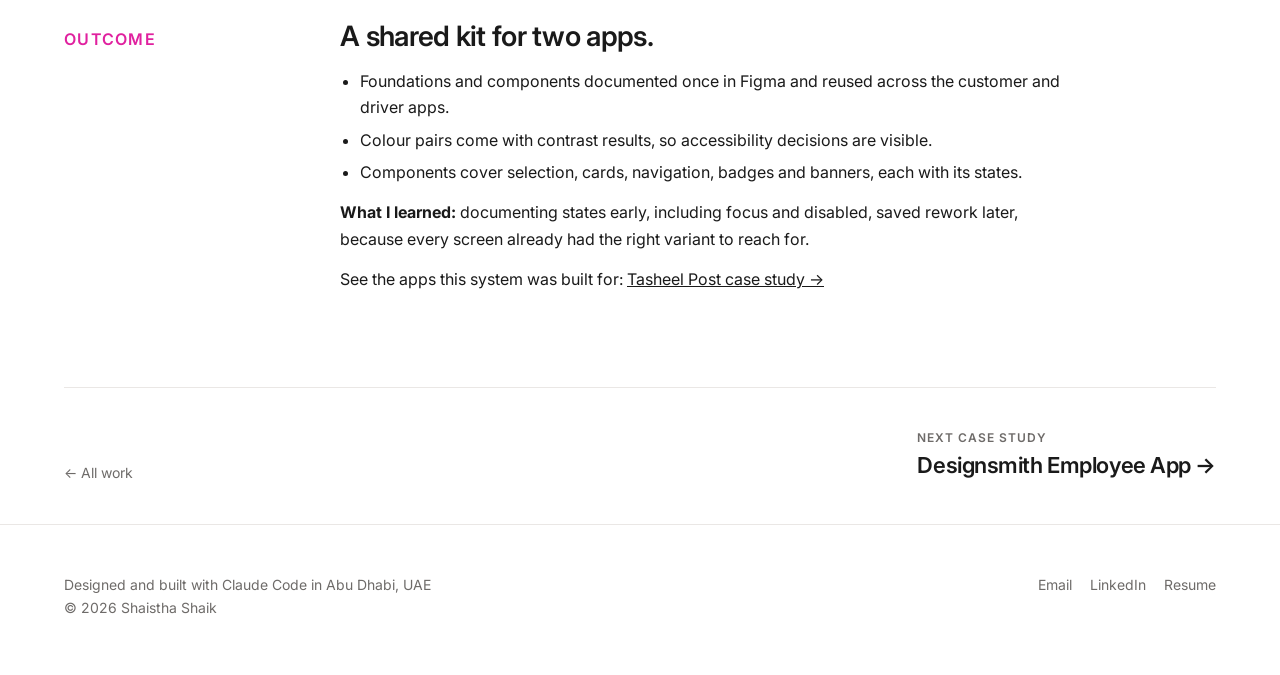
<file: tasheel-design-system.html>
<!doctype html>
<html lang="en">
<head>
<meta charset="utf-8">
<meta name="viewport" content="width=device-width, initial-scale=1">
<title>Tasheel Post Design System · Shaistha Shaik</title>
<meta name="description" content="Design system for the Tasheel Post parcel delivery apps, 2023–2024: colour, type, icons and components, designed by Shaistha Shaik.">
<link rel="stylesheet" href="style.css">
<script src="theme.js"></script>
<script src="cursor.js"></script>
</head>
<body>
<header class="nav">
  <div class="wrap">
    <ul>
      <li><a href="index.html#work">Work</a></li>
      <li><a href="Shaistha_Shaik_Resume.pdf" target="_blank" rel="noopener">Resume</a></li>
      <li class="hide-sm"><a href="index.html#about">About</a></li>
      <li><a href="mailto:shaistha6@gmail.com">Contact</a></li>
      <li><button class="toggle" aria-label="Toggle dark mode">
        <svg class="moon" viewBox="0 0 24 24" fill="none" stroke="currentColor" stroke-width="2"><path d="M21 12.8A9 9 0 1 1 11.2 3a7 7 0 0 0 9.8 9.8z"/></svg>
        <svg class="sun" viewBox="0 0 24 24" fill="none" stroke="currentColor" stroke-width="2"><circle cx="12" cy="12" r="4"/><path d="M12 2v2M12 20v2M4.9 4.9l1.4 1.4M17.7 17.7l1.4 1.4M2 12h2M20 12h2M4.9 19.1l1.4-1.4M17.7 6.3l1.4-1.4"/></svg>
      </button></li>
    </ul>
  </div>
</header>

<main class="wrap">
  <div class="cs-hero">
    <a class="back" href="index.html#work">← All work</a>
    <h1>Tasheel Post design system</h1>
    <p class="lede">One set of colours, type, icons and components behind two parcel delivery apps, so a status, a card or a button looks and behaves the same everywhere.</p>
    <div class="facts">
      <div><span class="label">Role</span><p>Designer: foundations and components</p></div>
      <div><span class="label">Year</span><p>2023–2024</p></div>
      <div><span class="label">Used in</span><p>Tasheel Post customer and driver apps</p></div>
      <div><span class="label">Tools</span><p>Figma</p></div>
    </div>
  </div>

  <div class="chapter">
    <p class="label">Why a system</p>
    <div>
      <h2>Two apps, one status language.</h2>
      <p>Senders and drivers use different apps but look at the same parcel. Shared foundations and components meant a shipment status, a button or a tab reads the same on both sides.</p>
      <div class="stats">
        <div class="stat"><strong>8</strong><span>colour scales, 50 to 900</span></div>
        <div class="stat"><strong>11</strong><span>type sizes</span></div>
        <div class="stat"><strong>4</strong><span>font weights</span></div>
        <div class="stat"><strong>1</strong><span>outline icon set</span></div>
      </div>
    </div>
  </div>

  <div class="chapter">
    <p class="label">Colour</p>
    <div>
      <h2>Eight scales, each step checked for contrast.</h2>
      <ul>
        <li><strong>Brand:</strong> primary blue for trust, with a lighter secondary blue, green and yellow.</li>
        <li><strong>Status:</strong> success, warning and error scales, plus neutrals for text and surfaces.</li>
        <li><strong>Documented:</strong> every swatch lists its hex and RGB values and its contrast ratio against black and white, with the AA or AAA result.</li>
      </ul>
      <figure class="fig tds-fig"><img src="img/tds-palette-a.png" alt="Primary blue, secondary light blue, secondary green and secondary yellow scales" loading="lazy"><figcaption>Brand scales: primary blue, secondary light blue, green and yellow.</figcaption></figure>
      <figure class="fig tds-fig"><img src="img/tds-palette-b.png" alt="Success, warning, error and neutral scales" loading="lazy"><figcaption>Status scales and neutrals.</figcaption></figure>
    </div>
  </div>

  <div class="chapter">
    <p class="label">Typography</p>
    <div>
      <h2>Noto Sans, one scale, four weights.</h2>
      <p>Eleven sizes, from Display 2xlarge down to Text xsmall, each in Regular, Medium, Semibold and Bold. Headings, labels and body text all pull from the same table.</p>
      <figure class="fig tds-fig"><img src="img/tds-type.png" alt="Type scale in Regular, Medium, Semibold and Bold" loading="lazy"><figcaption>Type scale: Display and Text styles in four weights.</figcaption></figure>
    </div>
  </div>

  <div class="chapter">
    <p class="label">Icons</p>
    <div>
      <h2>An outline icon set with one stroke weight.</h2>
      <p>Arrows, actions, status, devices, communication and delivery icons share one outline style, so they stay quick to recognise at small sizes.</p>
      <figure class="fig tds-fig"><img src="img/tds-icons.png" alt="Outline icon set" loading="lazy"><figcaption>The icon library.</figcaption></figure>
    </div>
  </div>

  <div class="chapter">
    <p class="label">Components</p>
    <div>
      <h2>Small, reusable pieces with defined states.</h2>
      <p class="mini-label">Selection controls, chips and steppers</p>
      <div class="tds-pair">
        <figure class="fig tds-fig"><img src="img/tds-checkbox.png" alt="Checkbox, radio and check-circle controls in default, active, focus and disabled states, in two sizes" loading="lazy"><figcaption>Checkbox, radio and check circle: default, active, focus and disabled, in two sizes.</figcaption></figure>
        <div class="tds-stack">
          <figure class="fig tds-fig"><img src="img/tds-chips.png" alt="Filter chips for 7, 30, 60 and 90 days with one selected" loading="lazy"><figcaption>Filter chips with a selected state.</figcaption></figure>
          <figure class="fig tds-fig"><img src="img/tds-stepper.png" alt="Four-step stepper: Register, Verify email, About, Verify phone" loading="lazy"><figcaption>Stepper for registration: done, current and upcoming.</figcaption></figure>
        </div>
      </div>

      <p class="mini-label">Cards</p>
      <figure class="fig tds-fig"><img src="img/tds-quick.png" alt="Quick action tiles: Request a Service, Need help Contact us, Find Location, My Bills, in default, selected and disabled states" loading="lazy"><figcaption>Quick actions: default, selected and disabled.</figcaption></figure>
      <figure class="fig tds-fig"><img src="img/tds-ship.png" alt="My Shipments cards for arriving and departing shipments in default, selected and disabled states" loading="lazy"><figcaption>Shipment count cards: default, selected and disabled.</figcaption></figure>

      <p class="mini-label">Navigation, badges and banners</p>
      <div class="tds-pair">
        <div class="tds-stack">
          <figure class="fig tds-fig"><img src="img/tds-nav.png" alt="Bottom navigation with Home, Track, Shipping and Menu, each shown as the active tab" loading="lazy"><figcaption>Bottom navigation: Home, Track, Shipping, Menu.</figcaption></figure>
          <figure class="fig tds-fig"><img src="img/tds-bell.png" alt="Notification bell with a yellow badge in four states" loading="lazy"><figcaption>Notification bell with badge.</figcaption></figure>
        </div>
        <figure class="fig tds-fig"><img src="img/tds-banner.jpg" alt="Banner carousel with four slides, page indicators and a text-only banner" loading="lazy"><figcaption>Banner carousel with page indicators.</figcaption></figure>
      </div>
    </div>
  </div>

  <div class="chapter">
    <p class="label">Decisions</p>
    <div>
      <h2>Key design decisions</h2>
      <div class="tbl-scroll"><table class="tbl">
        <tr><th>Decision</th><th>Why</th></tr>
        <tr><td>Scales from 50 to 900 with contrast shown</td><td>Anyone can pick an accessible pair without checking by hand</td></tr>
        <tr><td>Blue primary, yellow accent</td><td>Blue reads as trust; yellow draws the eye to badges</td></tr>
        <tr><td>Separate success, warning and error scales</td><td>Status colours stay distinct from the brand blue</td></tr>
        <tr><td>One type family with a fixed scale</td><td>Consistent hierarchy; no one-off sizes</td></tr>
        <tr><td>Outline icons at one weight</td><td>Quick recognition at small sizes</td></tr>
        <tr><td>Every control has a focus and disabled state</td><td>Usable by keyboard and clear when unavailable</td></tr>
      </table></div>
    </div>
  </div>

  <div class="chapter">
    <p class="label">Outcome</p>
    <div>
      <h2>A shared kit for two apps.</h2>
      <ul>
        <li>Foundations and components documented once in Figma and reused across the customer and driver apps.</li>
        <li>Colour pairs come with contrast results, so accessibility decisions are visible.</li>
        <li>Components cover selection, cards, navigation, badges and banners, each with its states.</li>
      </ul>
      <p><strong>What I learned:</strong> documenting states early, including focus and disabled, saved rework later, because every screen already had the right variant to reach for.</p>
      <p>See the apps this system was built for: <a href="tasheel-post.html">Tasheel Post case study →</a></p>
    </div>
  </div>

  <div class="next">
    <a class="back" href="index.html#work">← All work</a>
    <div><p class="label">Next case study</p><a class="big" href="designsmith.html">Designsmith Employee App →</a></div>
  </div>
</main>

<footer>
  <div class="wrap row">
    <div>Designed and built with Claude Code in Abu Dhabi, UAE<br>© 2026 Shaistha Shaik</div>
    <div class="links"><a href="mailto:shaistha6@gmail.com">Email</a><a href="https://www.linkedin.com/in/shaistha-shaik" target="_blank" rel="noopener">LinkedIn</a><a href="Shaistha_Shaik_Resume.pdf" target="_blank" rel="noopener">Resume</a></div>
  </div>
</footer>
</body>
</html>
</file>
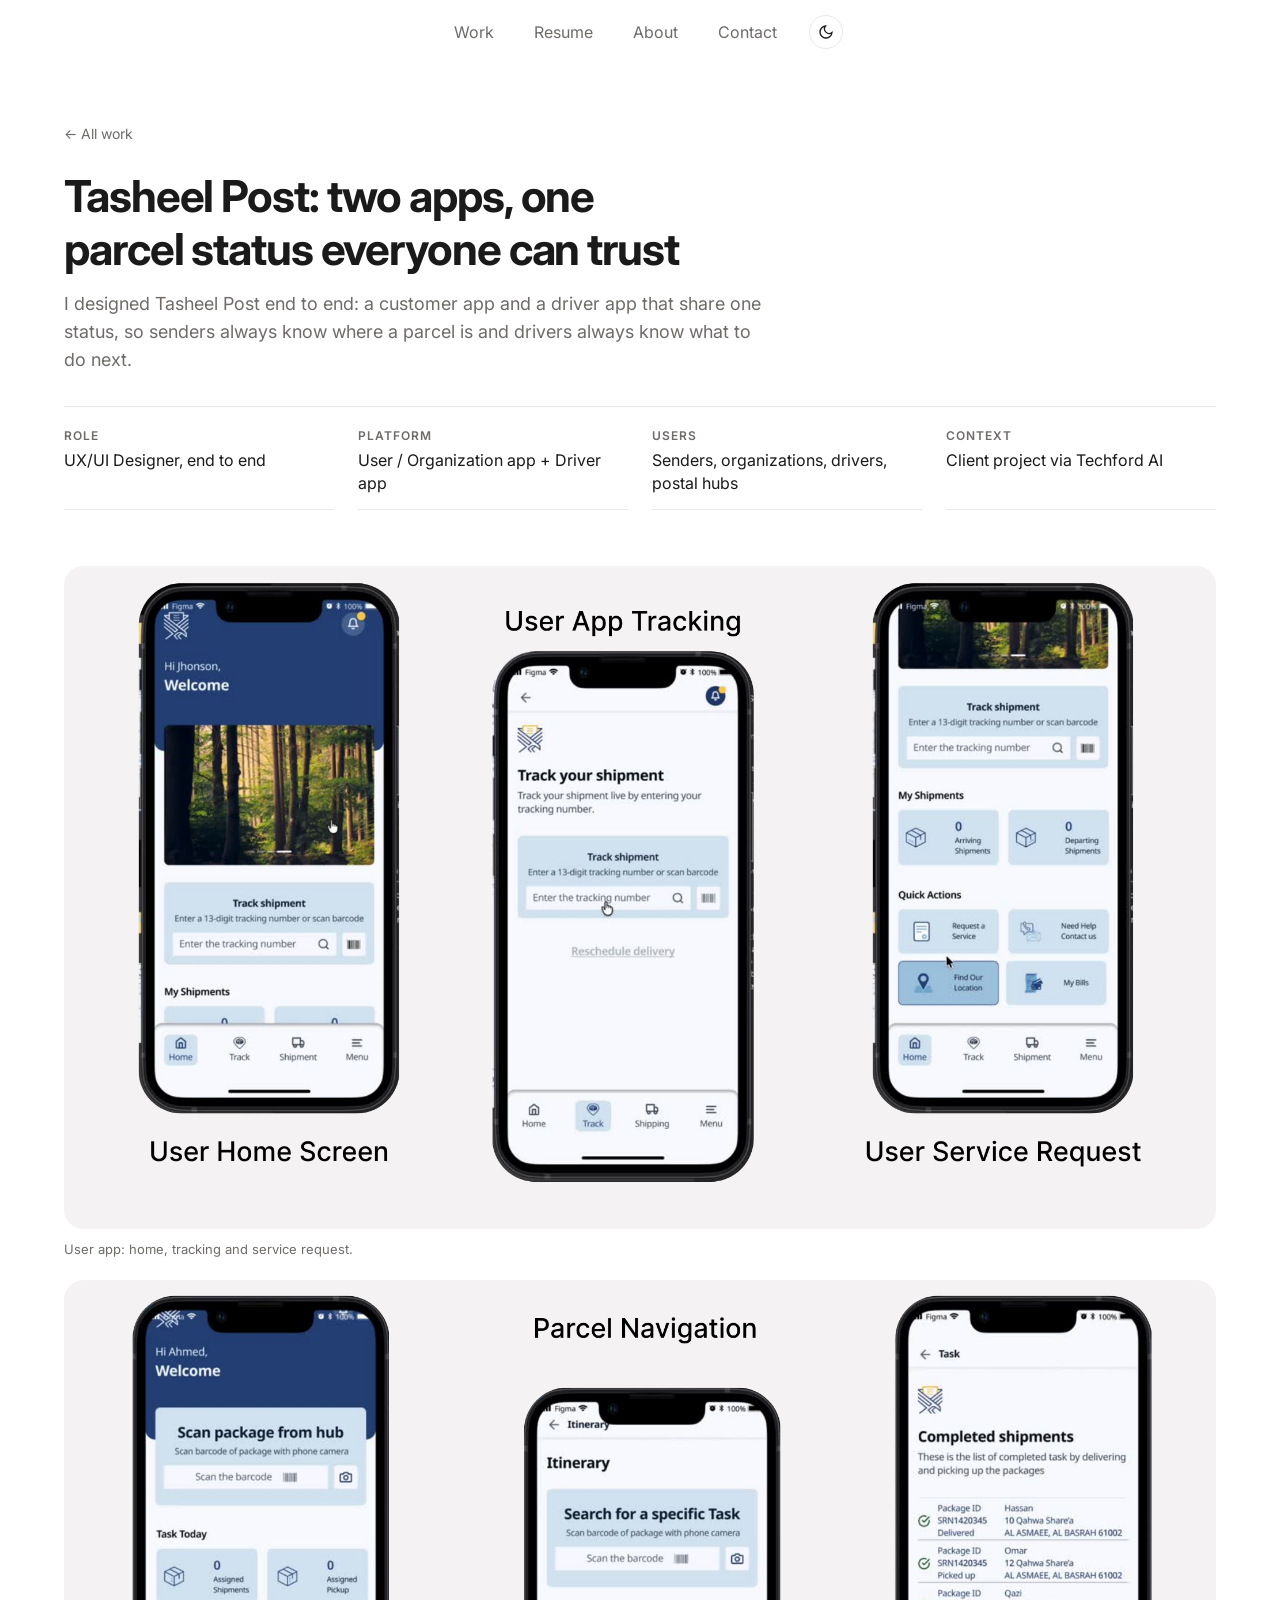
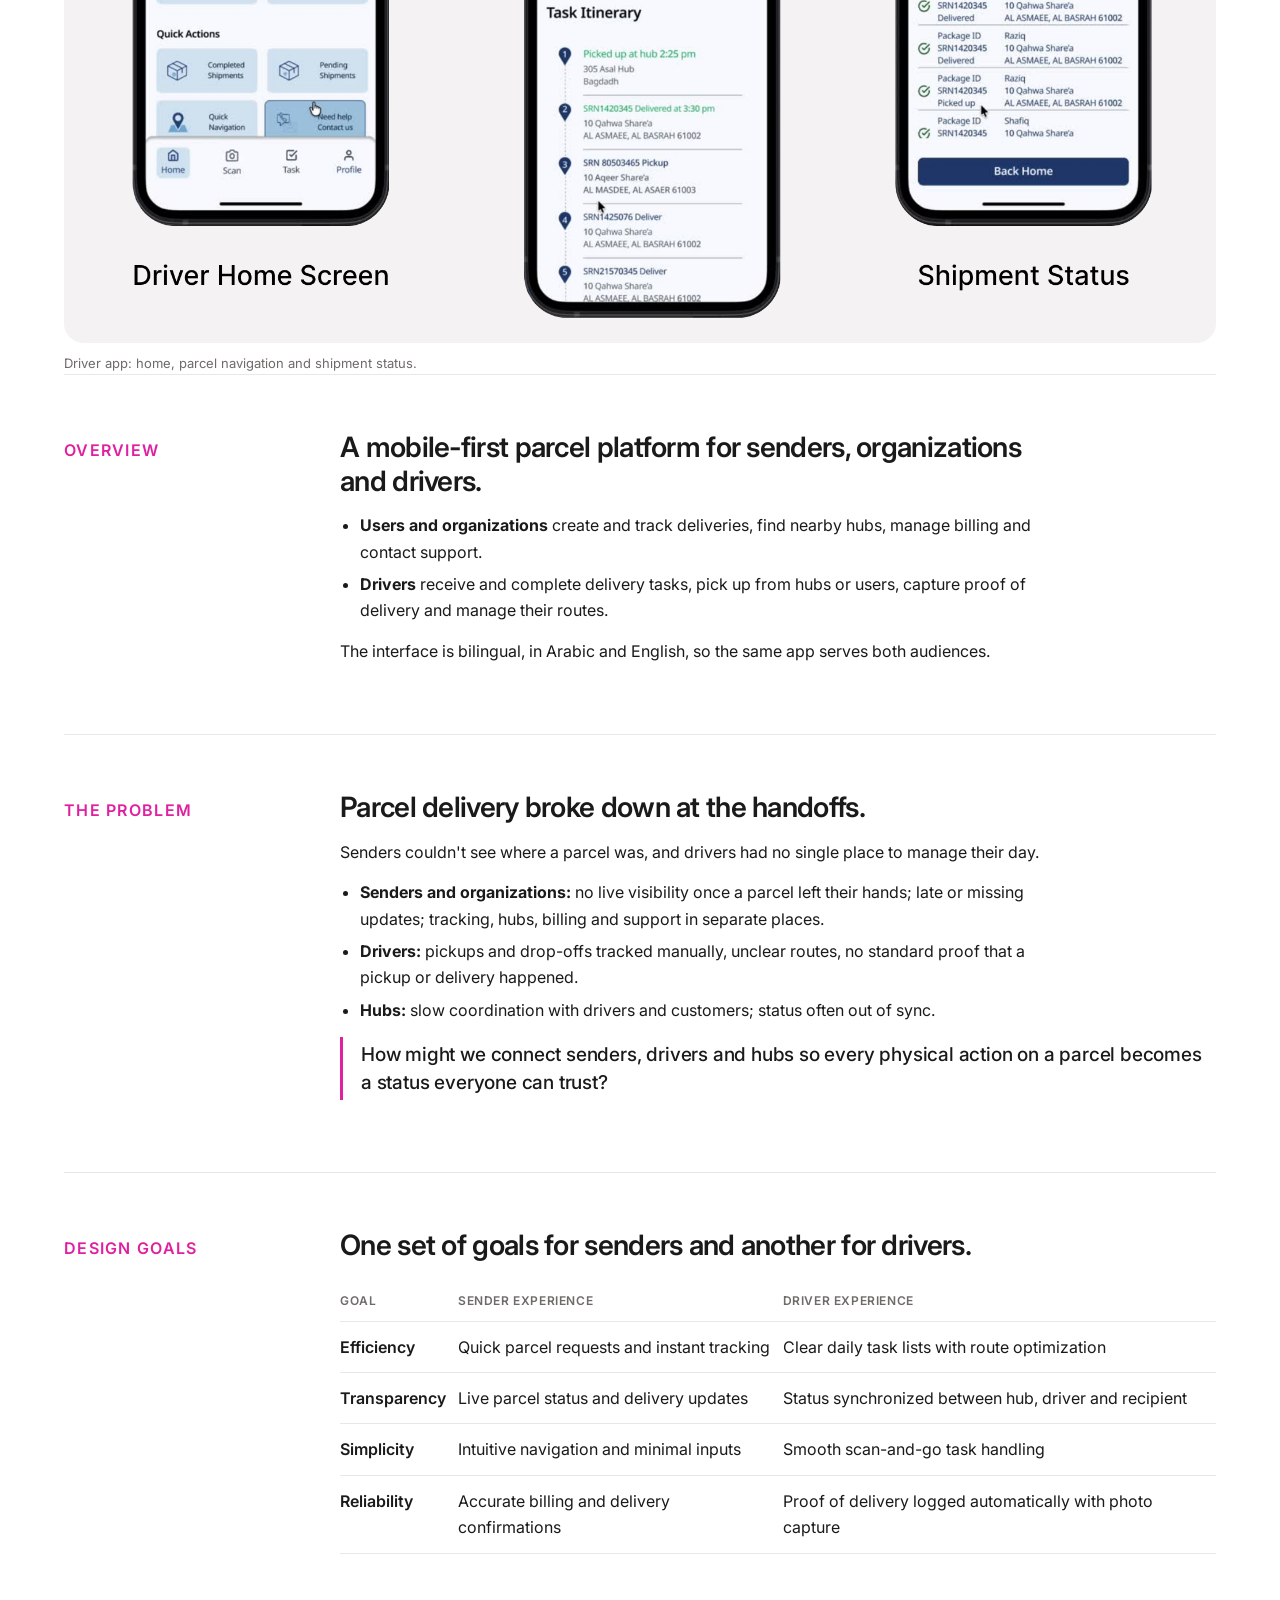
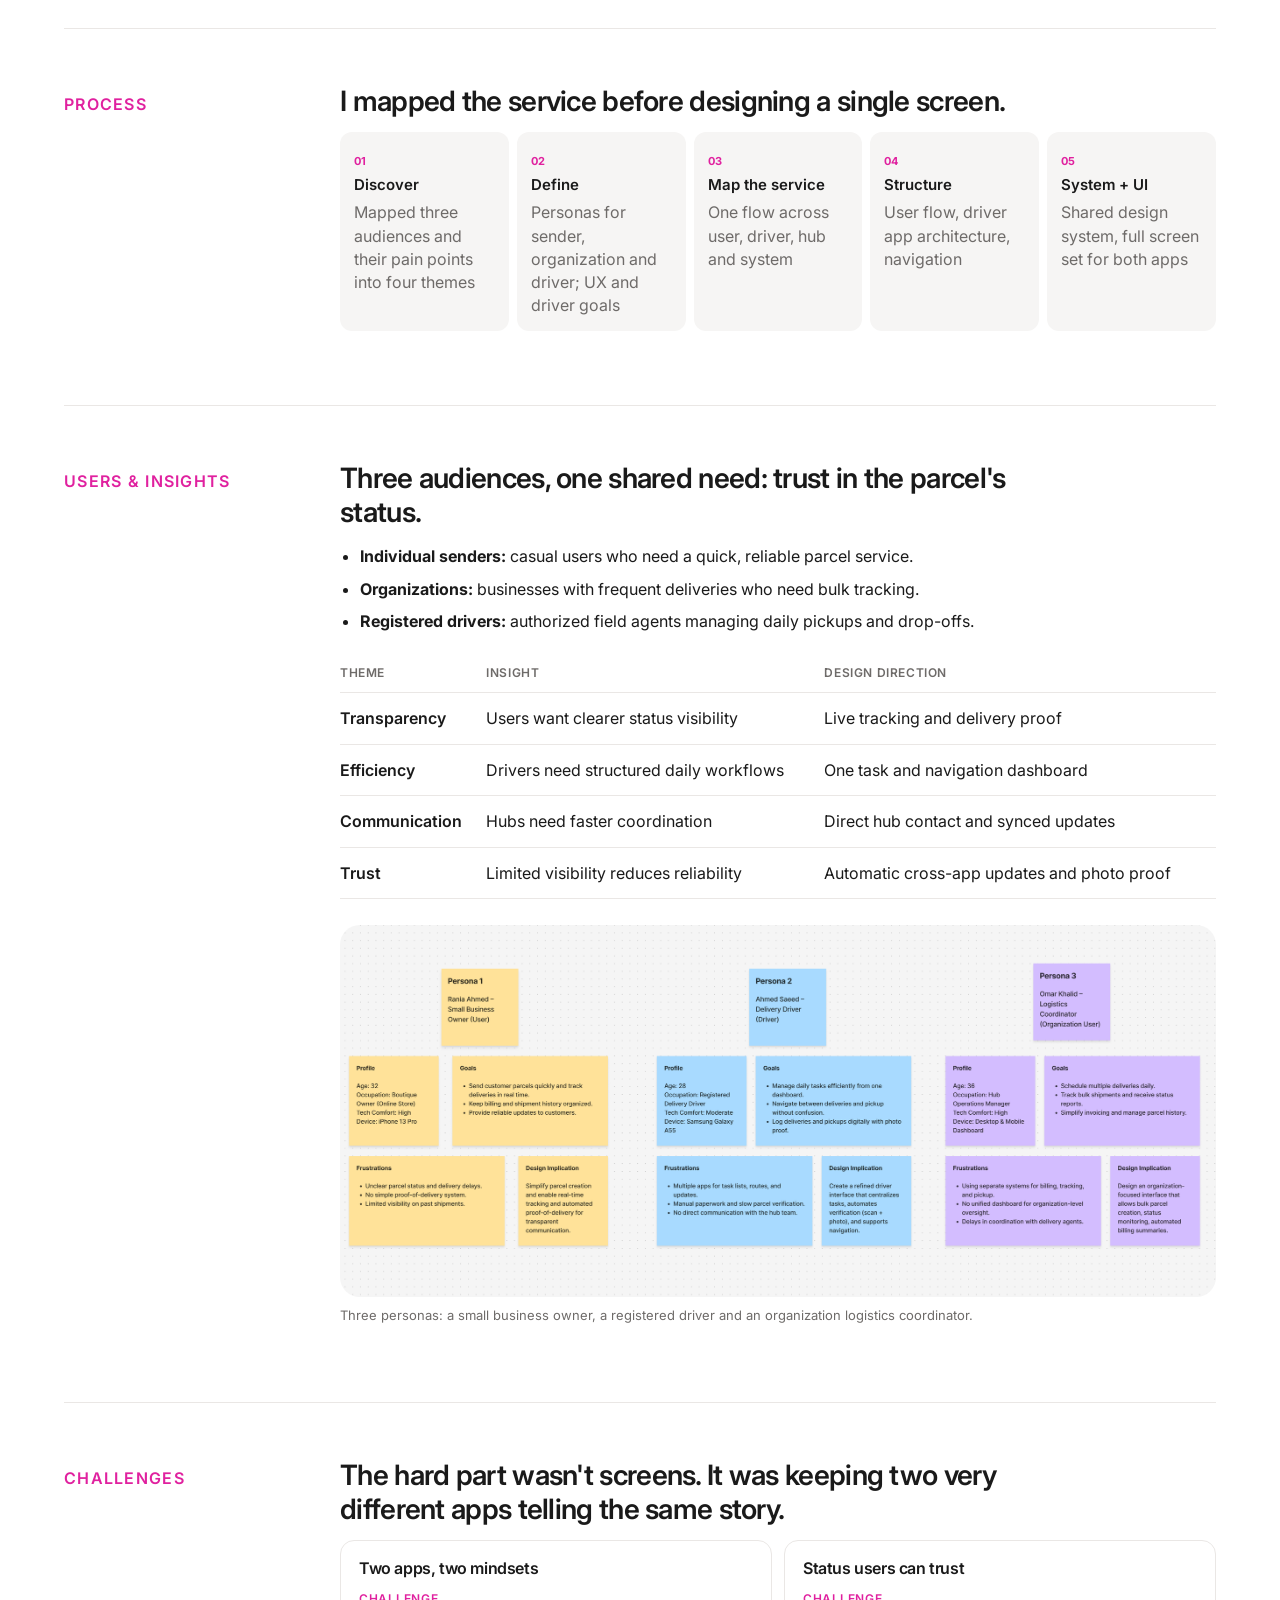
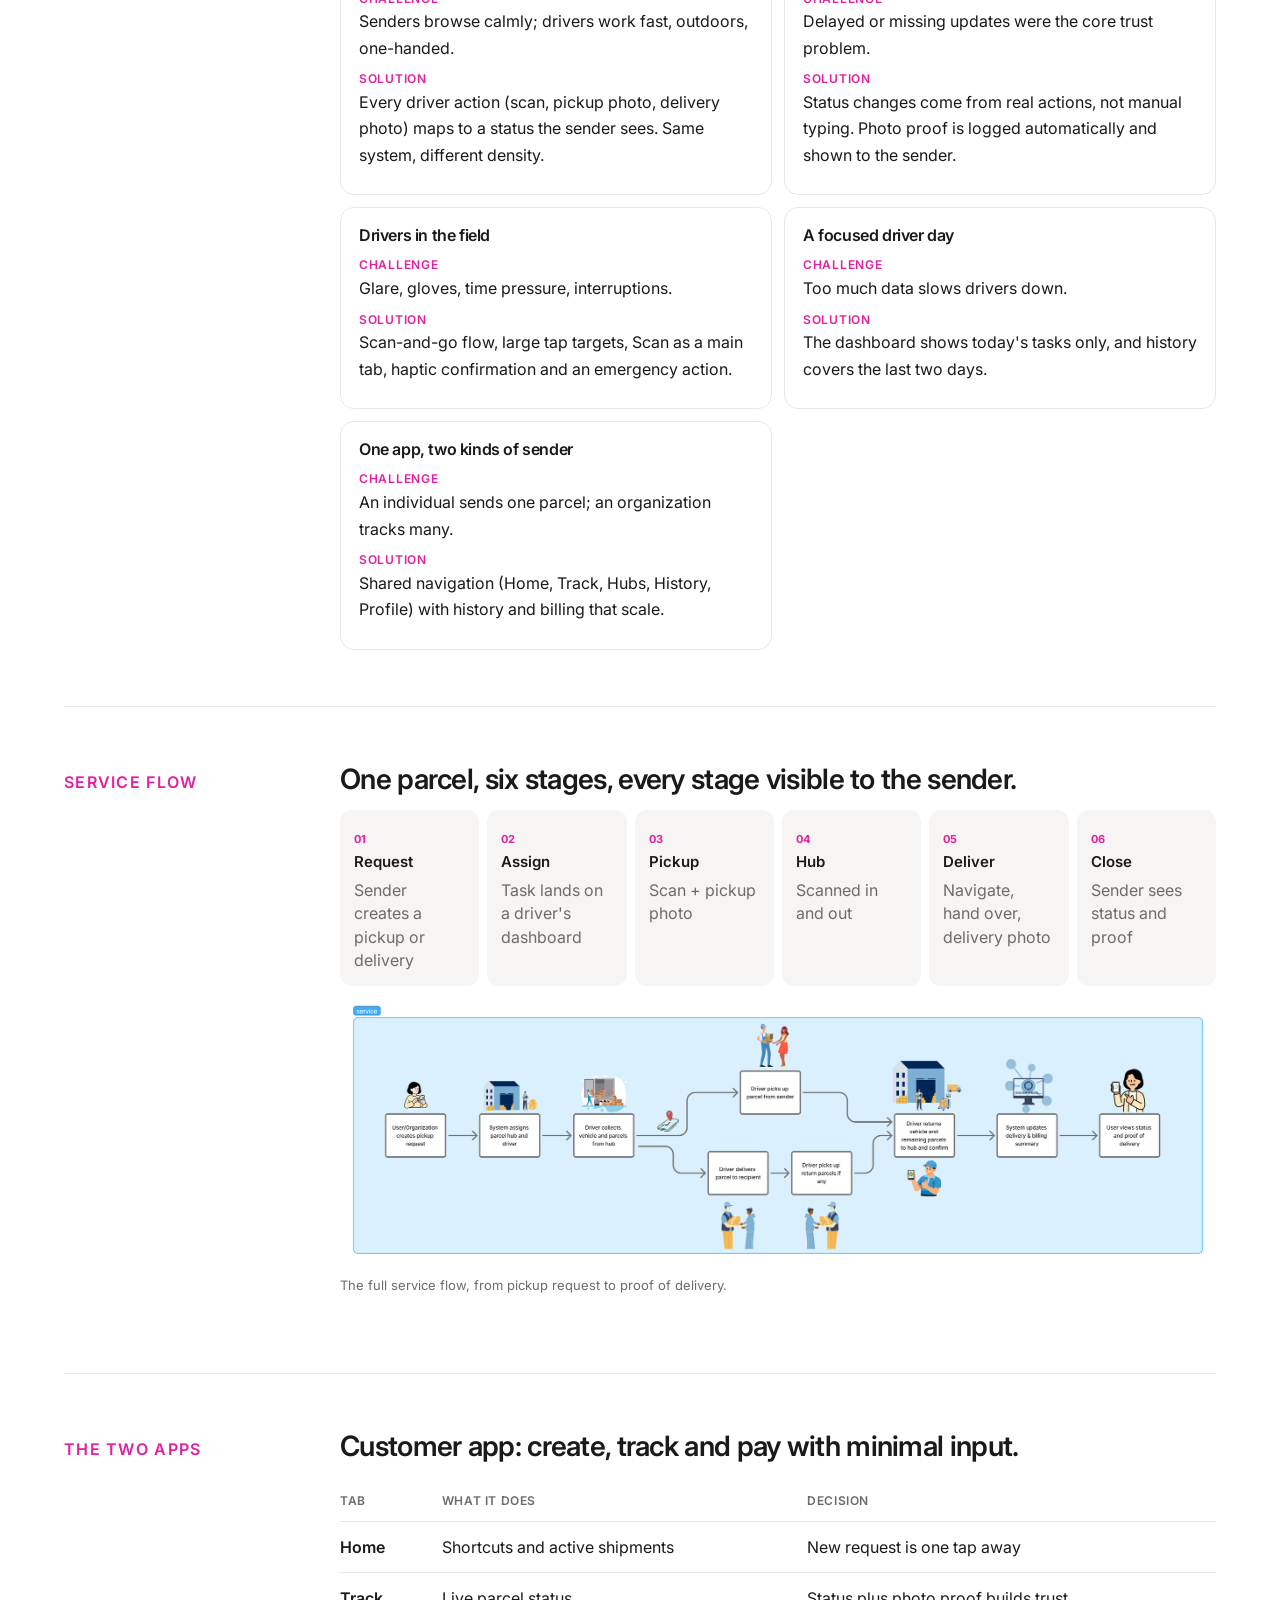
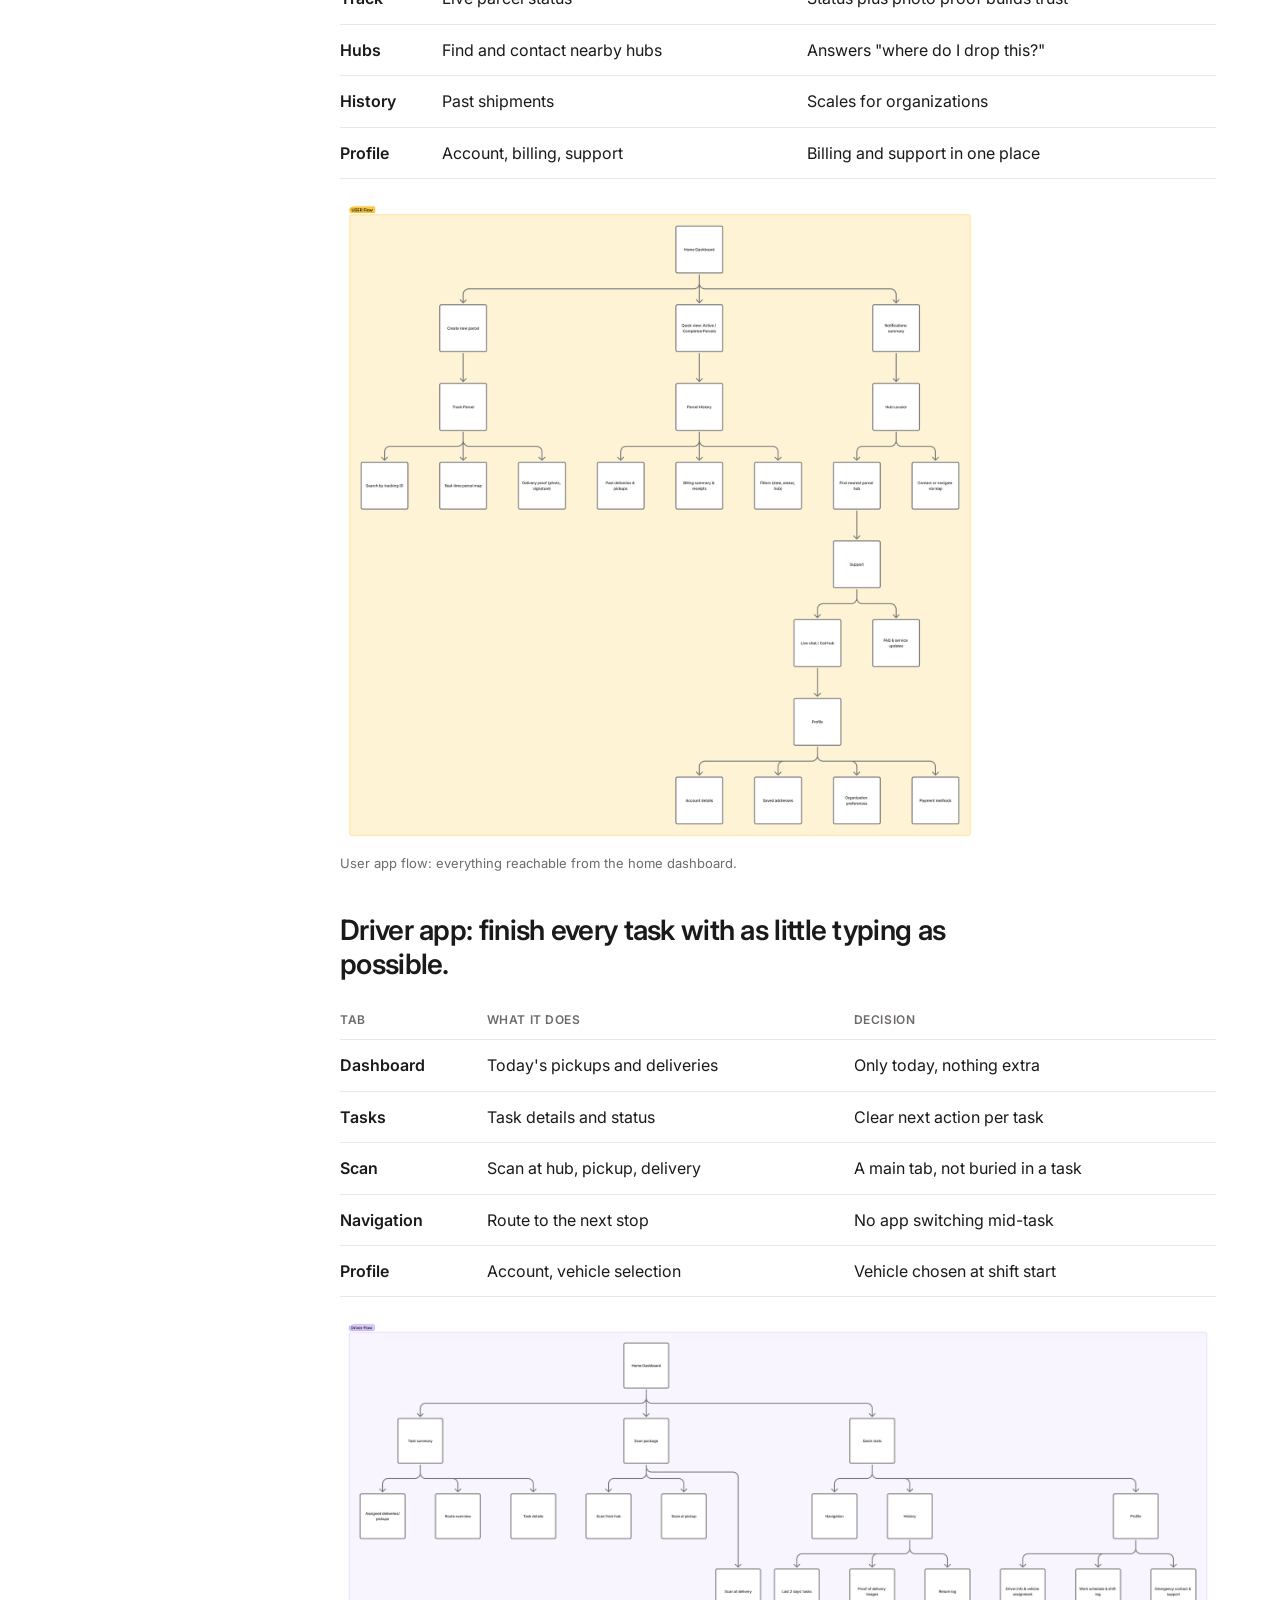
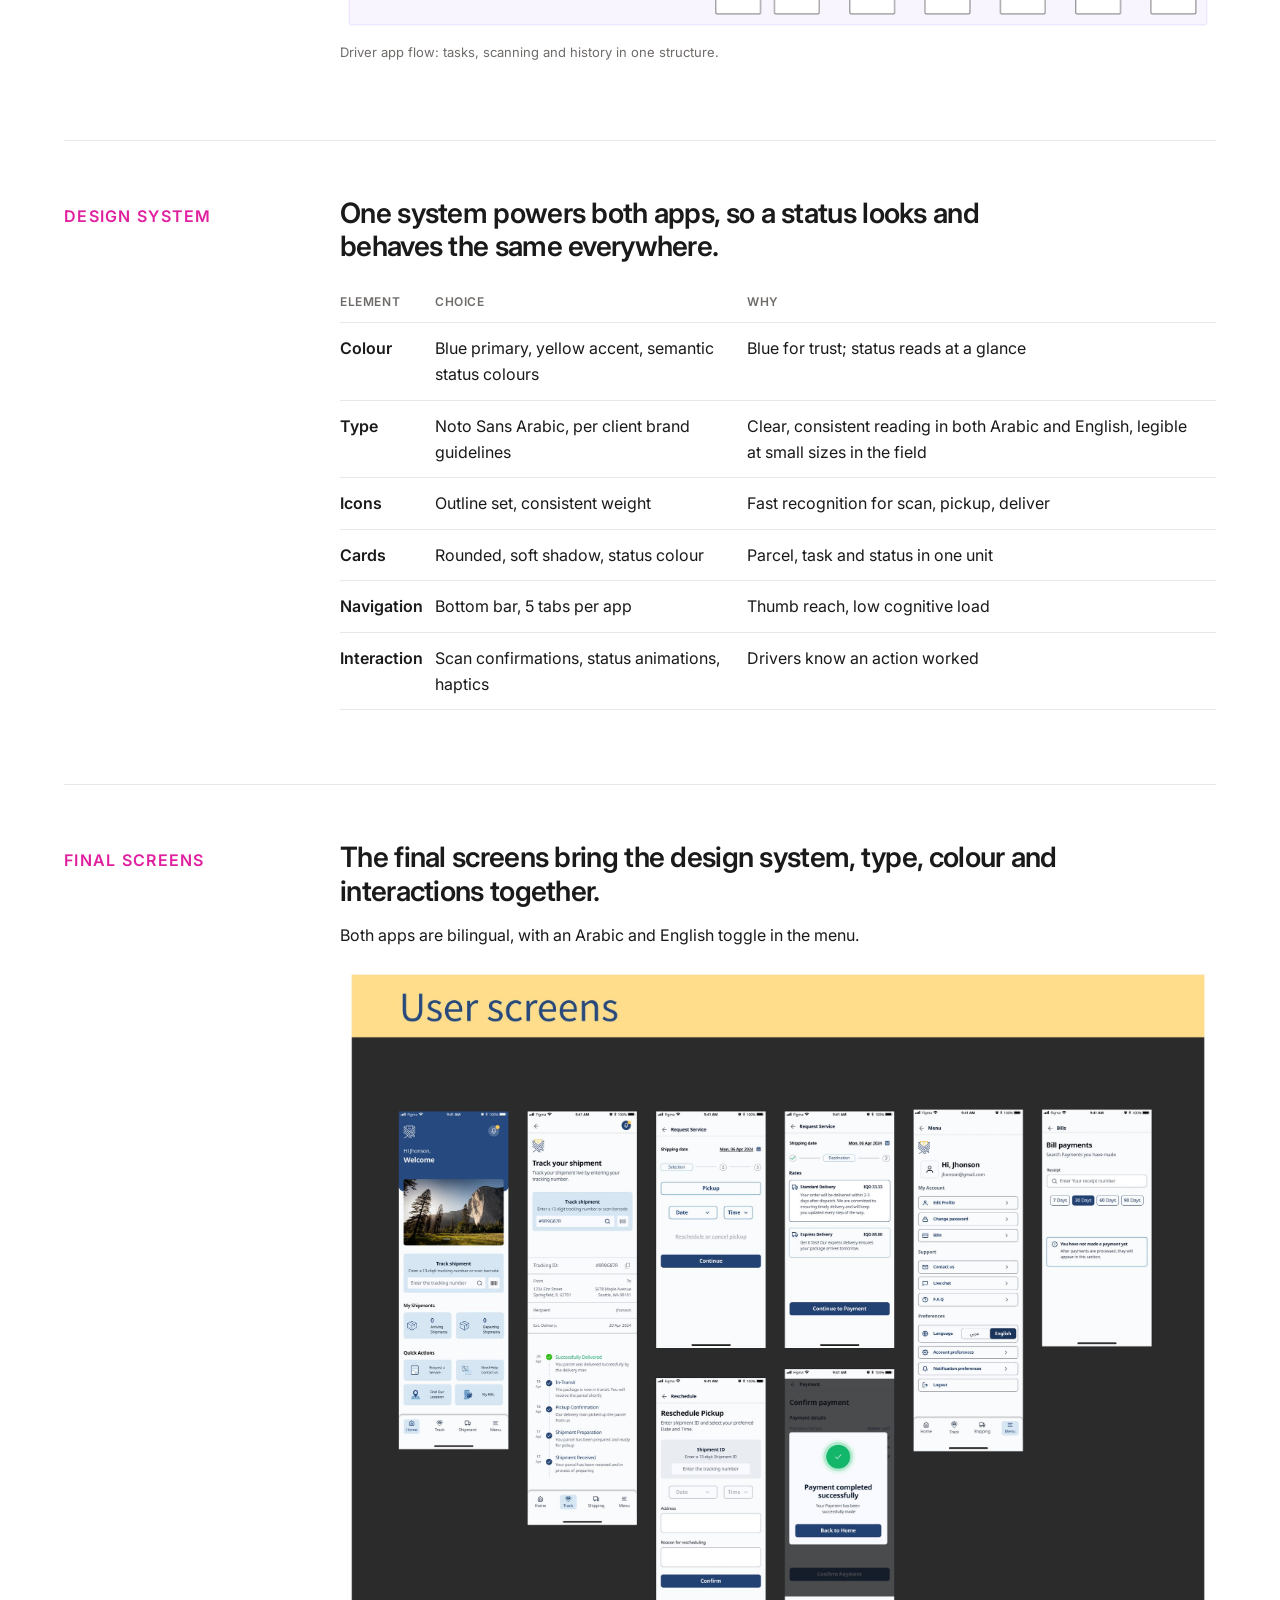
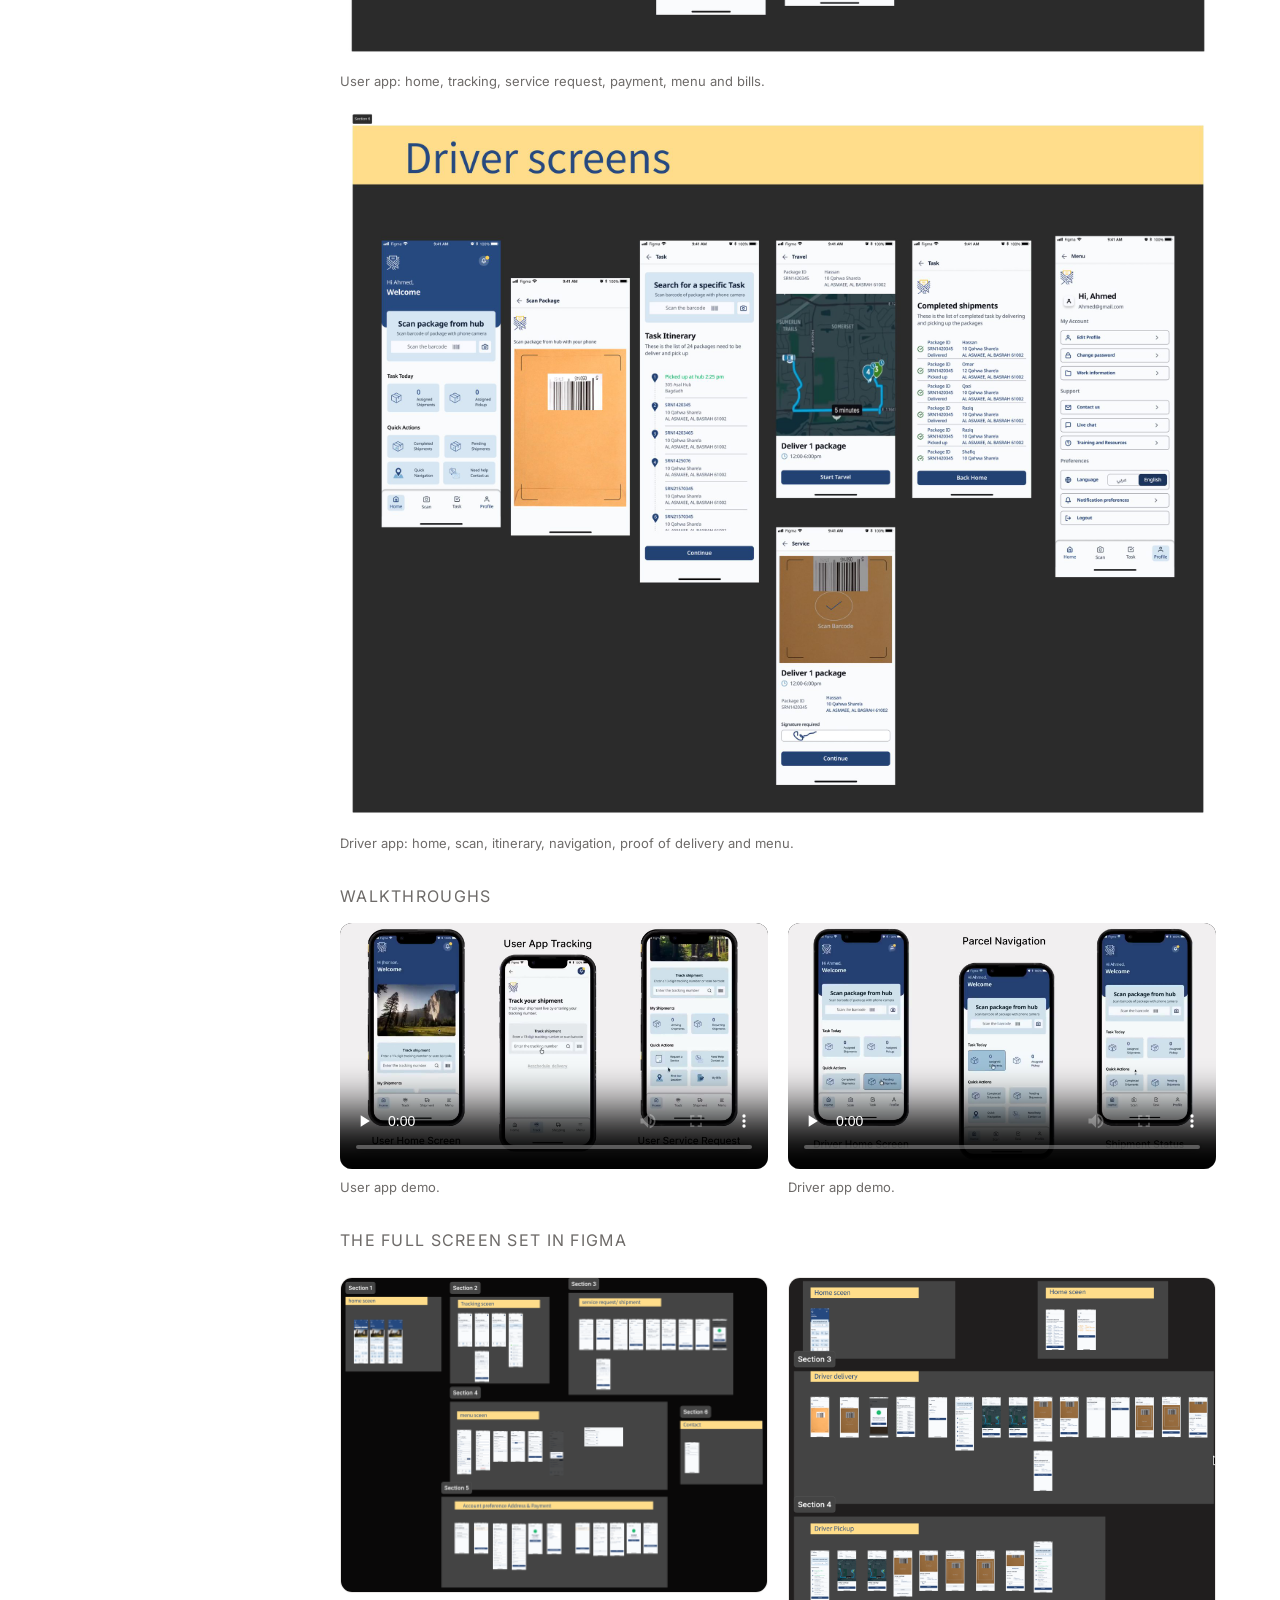
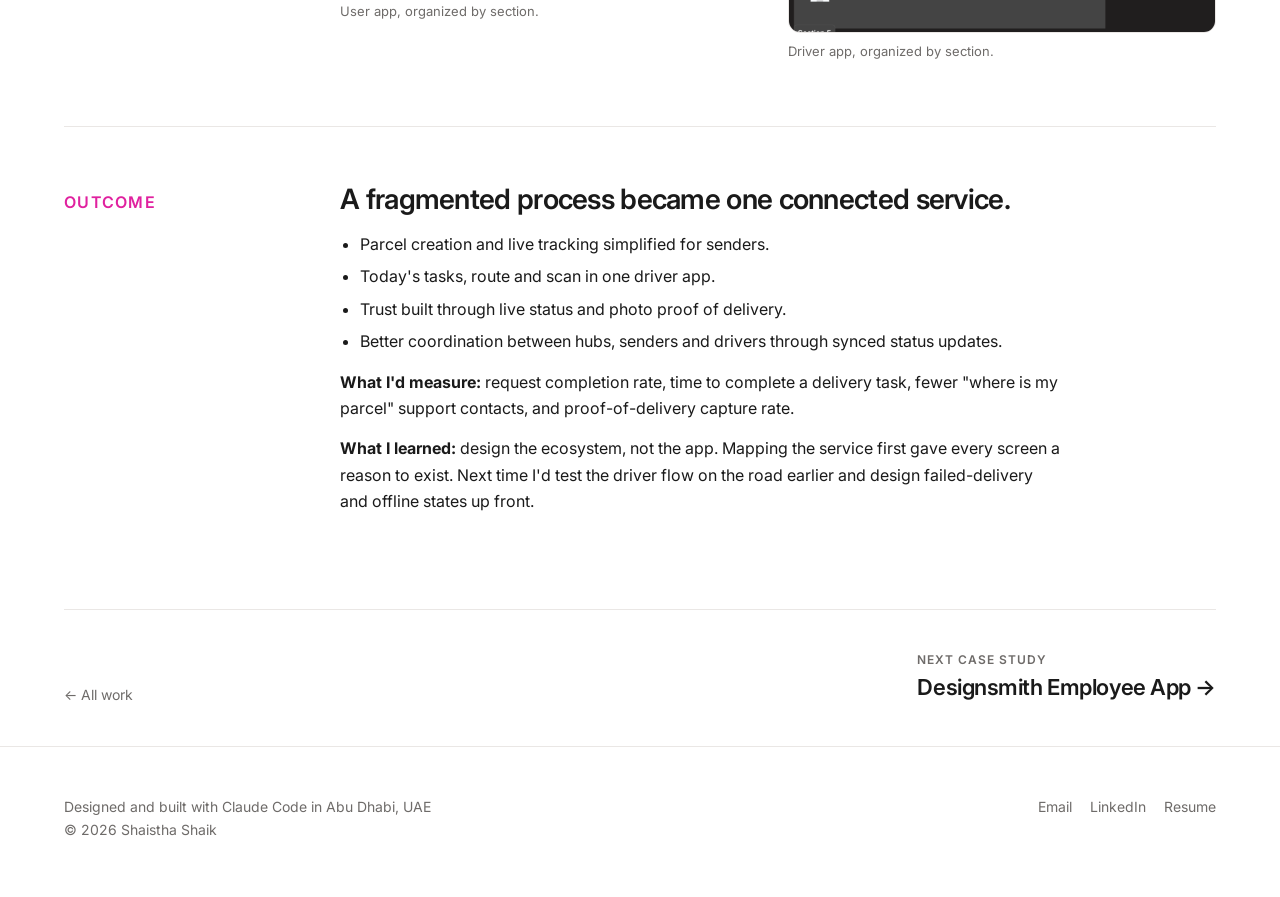
<file: tasheel-post.html>
<!doctype html>
<html lang="en">
<head>
<meta charset="utf-8">
<meta name="viewport" content="width=device-width, initial-scale=1">
<title>Tasheel Post · Shaistha Shaik</title>
<meta name="description" content="Tasheel Post case study: two connected parcel delivery apps for senders and drivers, designed end to end by Shaistha Shaik.">
<link rel="stylesheet" href="style.css">
<script src="theme.js"></script>
<script src="cursor.js"></script>
</head>
<body>
<header class="nav">
  <div class="wrap">
    <ul>
      <li><a href="index.html#work">Work</a></li>
      <li><a href="Shaistha_Shaik_Resume.pdf" target="_blank" rel="noopener">Resume</a></li>
      <li class="hide-sm"><a href="index.html#about">About</a></li>
      <li><a href="mailto:shaistha6@gmail.com">Contact</a></li>
      <li><button class="toggle" aria-label="Toggle dark mode">
        <svg class="moon" viewBox="0 0 24 24" fill="none" stroke="currentColor" stroke-width="2"><path d="M21 12.8A9 9 0 1 1 11.2 3a7 7 0 0 0 9.8 9.8z"/></svg>
        <svg class="sun" viewBox="0 0 24 24" fill="none" stroke="currentColor" stroke-width="2"><circle cx="12" cy="12" r="4"/><path d="M12 2v2M12 20v2M4.9 4.9l1.4 1.4M17.7 17.7l1.4 1.4M2 12h2M20 12h2M4.9 19.1l1.4-1.4M17.7 6.3l1.4-1.4"/></svg>
      </button></li>
    </ul>
  </div>
</header>

<main class="wrap">
  <div class="cs-hero">
    <a class="back" href="index.html#work">← All work</a>
    <h1>Tasheel Post: two apps, one parcel status everyone can trust</h1>
    <p class="lede">I designed Tasheel Post end to end: a customer app and a driver app that share one status, so senders always know where a parcel is and drivers always know what to do next.</p>
    <div class="facts">
      <div><span class="label">Role</span><p>UX/UI Designer, end to end</p></div>
      <div><span class="label">Platform</span><p>User / Organization app + Driver app</p></div>
      <div><span class="label">Users</span><p>Senders, organizations, drivers, postal hubs</p></div>
      <div><span class="label">Context</span><p>Client project via Techford AI</p></div>
    </div>
  </div>

  <div class="hero-shots">
    <figure class="fig fig-light"><img src="img/tasheel-user-screens.png" alt="Tasheel Post user app: home screen, tracking and service request."><figcaption>User app: home, tracking and service request.</figcaption></figure>
    <figure class="fig fig-light"><img src="img/tasheel-driver-screens.png" alt="Tasheel Post driver app: home screen, parcel navigation and shipment status."><figcaption>Driver app: home, parcel navigation and shipment status.</figcaption></figure>
  </div>

  <div class="chapter">
    <p class="label">Overview</p>
    <div>
      <h2>A mobile-first parcel platform for senders, organizations and drivers.</h2>
      <ul>
        <li><strong>Users and organizations</strong> create and track deliveries, find nearby hubs, manage billing and contact support.</li>
        <li><strong>Drivers</strong> receive and complete delivery tasks, pick up from hubs or users, capture proof of delivery and manage their routes.</li>
      </ul>
      <p>The interface is bilingual, in Arabic and English, so the same app serves both audiences.</p>
    </div>
  </div>

  <div class="chapter">
    <p class="label">The problem</p>
    <div>
      <h2>Parcel delivery broke down at the handoffs.</h2>
      <p>Senders couldn't see where a parcel was, and drivers had no single place to manage their day.</p>
      <ul>
        <li><strong>Senders and organizations:</strong> no live visibility once a parcel left their hands; late or missing updates; tracking, hubs, billing and support in separate places.</li>
        <li><strong>Drivers:</strong> pickups and drop-offs tracked manually, unclear routes, no standard proof that a pickup or delivery happened.</li>
        <li><strong>Hubs:</strong> slow coordination with drivers and customers; status often out of sync.</li>
      </ul>
      <div class="callout">How might we connect senders, drivers and hubs so every physical action on a parcel becomes a status everyone can trust?</div>
    </div>
  </div>

  <div class="chapter">
    <p class="label">Design goals</p>
    <div>
      <h2>One set of goals for senders and another for drivers.</h2>
      <div class="tbl-scroll"><table class="tbl">
        <tr><th>Goal</th><th>Sender experience</th><th>Driver experience</th></tr>
        <tr><td>Efficiency</td><td>Quick parcel requests and instant tracking</td><td>Clear daily task lists with route optimization</td></tr>
        <tr><td>Transparency</td><td>Live parcel status and delivery updates</td><td>Status synchronized between hub, driver and recipient</td></tr>
        <tr><td>Simplicity</td><td>Intuitive navigation and minimal inputs</td><td>Smooth scan-and-go task handling</td></tr>
        <tr><td>Reliability</td><td>Accurate billing and delivery confirmations</td><td>Proof of delivery logged automatically with photo capture</td></tr>
      </table></div>
    </div>
  </div>

  <div class="chapter">
    <p class="label">Process</p>
    <div>
      <h2>I mapped the service before designing a single screen.</h2>
      <div class="flow">
        <div class="step"><em>01</em><strong>Discover</strong><span>Mapped three audiences and their pain points into four themes</span></div>
        <div class="step"><em>02</em><strong>Define</strong><span>Personas for sender, organization and driver; UX and driver goals</span></div>
        <div class="step"><em>03</em><strong>Map the service</strong><span>One flow across user, driver, hub and system</span></div>
        <div class="step"><em>04</em><strong>Structure</strong><span>User flow, driver app architecture, navigation</span></div>
        <div class="step"><em>05</em><strong>System + UI</strong><span>Shared design system, full screen set for both apps</span></div>
      </div>
    </div>
  </div>

  <div class="chapter">
    <p class="label">Users &amp; insights</p>
    <div>
      <h2>Three audiences, one shared need: trust in the parcel's status.</h2>
      <ul>
        <li><strong>Individual senders:</strong> casual users who need a quick, reliable parcel service.</li>
        <li><strong>Organizations:</strong> businesses with frequent deliveries who need bulk tracking.</li>
        <li><strong>Registered drivers:</strong> authorized field agents managing daily pickups and drop-offs.</li>
      </ul>
      <div class="tbl-scroll"><table class="tbl">
        <tr><th>Theme</th><th>Insight</th><th>Design direction</th></tr>
        <tr><td>Transparency</td><td>Users want clearer status visibility</td><td>Live tracking and delivery proof</td></tr>
        <tr><td>Efficiency</td><td>Drivers need structured daily workflows</td><td>One task and navigation dashboard</td></tr>
        <tr><td>Communication</td><td>Hubs need faster coordination</td><td>Direct hub contact and synced updates</td></tr>
        <tr><td>Trust</td><td>Limited visibility reduces reliability</td><td>Automatic cross-app updates and photo proof</td></tr>
      </table></div>
      <figure class="fig fig-light"><img src="img/tasheel-personas.png" alt="Three personas: Rania Ahmed (small business owner), Ahmed Saeed (delivery driver) and Omar Khalid (logistics coordinator), each with profile, goals, frustrations and design implication." loading="lazy"><figcaption>Three personas: a small business owner, a registered driver and an organization logistics coordinator.</figcaption></figure>
    </div>
  </div>

  <div class="chapter">
    <p class="label">Challenges</p>
    <div>
      <h2>The hard part wasn't screens. It was keeping two very different apps telling the same story.</h2>
      <div class="challenges">
        <div class="challenge"><h3>Two apps, two mindsets</h3><p><b>Challenge</b> Senders browse calmly; drivers work fast, outdoors, one-handed.</p><p><b>Solution</b> Every driver action (scan, pickup photo, delivery photo) maps to a status the sender sees. Same system, different density.</p></div>
        <div class="challenge"><h3>Status users can trust</h3><p><b>Challenge</b> Delayed or missing updates were the core trust problem.</p><p><b>Solution</b> Status changes come from real actions, not manual typing. Photo proof is logged automatically and shown to the sender.</p></div>
        <div class="challenge"><h3>Drivers in the field</h3><p><b>Challenge</b> Glare, gloves, time pressure, interruptions.</p><p><b>Solution</b> Scan-and-go flow, large tap targets, Scan as a main tab, haptic confirmation and an emergency action.</p></div>
        <div class="challenge"><h3>A focused driver day</h3><p><b>Challenge</b> Too much data slows drivers down.</p><p><b>Solution</b> The dashboard shows today's tasks only, and history covers the last two days.</p></div>
        <div class="challenge"><h3>One app, two kinds of sender</h3><p><b>Challenge</b> An individual sends one parcel; an organization tracks many.</p><p><b>Solution</b> Shared navigation (Home, Track, Hubs, History, Profile) with history and billing that scale.</p></div>
      </div>
    </div>
  </div>

  <div class="chapter">
    <p class="label">Service flow</p>
    <div>
      <h2>One parcel, six stages, every stage visible to the sender.</h2>
      <div class="flow">
        <div class="step"><em>01</em><strong>Request</strong><span>Sender creates a pickup or delivery</span></div>
        <div class="step"><em>02</em><strong>Assign</strong><span>Task lands on a driver's dashboard</span></div>
        <div class="step"><em>03</em><strong>Pickup</strong><span>Scan + pickup photo</span></div>
        <div class="step"><em>04</em><strong>Hub</strong><span>Scanned in and out</span></div>
        <div class="step"><em>05</em><strong>Deliver</strong><span>Navigate, hand over, delivery photo</span></div>
        <div class="step"><em>06</em><strong>Close</strong><span>Sender sees status and proof</span></div>
      </div>
      <figure class="fig fig-light"><img src="img/tasheel-service-flow.png" alt="Service flow from pickup request to proof of delivery: the user or organization creates a request, the system assigns a hub and driver, the driver collects, picks up and delivers, returns the vehicle, and the user sees status and proof of delivery." loading="lazy"><figcaption>The full service flow, from pickup request to proof of delivery.</figcaption></figure>
    </div>
  </div>

  <div class="chapter">
    <p class="label">The two apps</p>
    <div>
      <h2>Customer app: create, track and pay with minimal input.</h2>
      <div class="tbl-scroll"><table class="tbl">
        <tr><th>Tab</th><th>What it does</th><th>Decision</th></tr>
        <tr><td>Home</td><td>Shortcuts and active shipments</td><td>New request is one tap away</td></tr>
        <tr><td>Track</td><td>Live parcel status</td><td>Status plus photo proof builds trust</td></tr>
        <tr><td>Hubs</td><td>Find and contact nearby hubs</td><td>Answers "where do I drop this?"</td></tr>
        <tr><td>History</td><td>Past shipments</td><td>Scales for organizations</td></tr>
        <tr><td>Profile</td><td>Account, billing, support</td><td>Billing and support in one place</td></tr>
      </table></div>
      <figure class="fig fig-light" style="max-width:640px"><img src="img/tasheel-user-flow.png" alt="User app flow: from the home dashboard to creating a parcel, tracking, parcel history, hub locator, support and profile." loading="lazy"><figcaption>User app flow: everything reachable from the home dashboard.</figcaption></figure>
      <h2 style="margin-top:40px">Driver app: finish every task with as little typing as possible.</h2>
      <div class="tbl-scroll"><table class="tbl">
        <tr><th>Tab</th><th>What it does</th><th>Decision</th></tr>
        <tr><td>Dashboard</td><td>Today's pickups and deliveries</td><td>Only today, nothing extra</td></tr>
        <tr><td>Tasks</td><td>Task details and status</td><td>Clear next action per task</td></tr>
        <tr><td>Scan</td><td>Scan at hub, pickup, delivery</td><td>A main tab, not buried in a task</td></tr>
        <tr><td>Navigation</td><td>Route to the next stop</td><td>No app switching mid-task</td></tr>
        <tr><td>Profile</td><td>Account, vehicle selection</td><td>Vehicle chosen at shift start</td></tr>
      </table></div>
      <figure class="fig fig-light"><img src="img/tasheel-driver-flow.png" alt="Driver app flow: from the home dashboard to task summary, scan package, quick stats, navigation, history and profile." loading="lazy"><figcaption>Driver app flow: tasks, scanning and history in one structure.</figcaption></figure>
    </div>
  </div>

  <div class="chapter">
    <p class="label">Design system</p>
    <div>
      <h2>One system powers both apps, so a status looks and behaves the same everywhere.</h2>
      <div class="tbl-scroll"><table class="tbl">
        <tr><th>Element</th><th>Choice</th><th>Why</th></tr>
        <tr><td>Colour</td><td>Blue primary, yellow accent, semantic status colours</td><td>Blue for trust; status reads at a glance</td></tr>
        <tr><td>Type</td><td>Noto Sans Arabic, per client brand guidelines</td><td>Clear, consistent reading in both Arabic and English, legible at small sizes in the field</td></tr>
        <tr><td>Icons</td><td>Outline set, consistent weight</td><td>Fast recognition for scan, pickup, deliver</td></tr>
        <tr><td>Cards</td><td>Rounded, soft shadow, status colour</td><td>Parcel, task and status in one unit</td></tr>
        <tr><td>Navigation</td><td>Bottom bar, 5 tabs per app</td><td>Thumb reach, low cognitive load</td></tr>
        <tr><td>Interaction</td><td>Scan confirmations, status animations, haptics</td><td>Drivers know an action worked</td></tr>
      </table></div>
    </div>
  </div>

  <div class="chapter">
    <p class="label">Final screens</p>
    <div>
      <h2>The final screens bring the design system, type, colour and interactions together.</h2>
      <p>Both apps are bilingual, with an Arabic and English toggle in the menu.</p>
      <figure class="fig fig-light"><img src="img/tasheel-user-screens-all.jpg" alt="User app screens: home, tracking, request service, rates, menu, bills, reschedule and payment." loading="lazy"><figcaption>User app: home, tracking, service request, payment, menu and bills.</figcaption></figure>
      <figure class="fig fig-light"><img src="img/tasheel-driver-screens-all.jpg" alt="Driver app screens: home, scan package, task itinerary, travel, completed shipments, delivery with signature and menu." loading="lazy"><figcaption>Driver app: home, scan, itinerary, navigation, proof of delivery and menu.</figcaption></figure>
      <p class="mini-label">Walkthroughs</p>
      <div class="vids">
        <figure class="fig"><video controls preload="none" playsinline poster="img/tasheel-user-demo-poster.jpg"><source src="img/tasheel-user-demo.mp4" type="video/mp4"></video><figcaption>User app demo.</figcaption></figure>
        <figure class="fig"><video controls preload="none" playsinline poster="img/tasheel-driver-demo-poster.jpg"><source src="img/tasheel-driver-demo.mp4" type="video/mp4"></video><figcaption>Driver app demo.</figcaption></figure>
      </div>
      <p class="mini-label">The full screen set in Figma</p>
      <div class="fig-pair">
        <figure class="fig"><img src="img/tasheel-user-sections.png" alt="Figma overview of the user app: home, tracking, service request, menu, account and payment, contact." loading="lazy"><figcaption>User app, organized by section.</figcaption></figure>
        <figure class="fig"><img src="img/tasheel-driver-sections.png" alt="Figma overview of the driver app: home, driver delivery and driver pickup flows." loading="lazy"><figcaption>Driver app, organized by section.</figcaption></figure>
      </div>
    </div>
  </div>

  <div class="chapter">
    <p class="label">Outcome</p>
    <div>
      <h2>A fragmented process became one connected service.</h2>
      <ul>
        <li>Parcel creation and live tracking simplified for senders.</li>
        <li>Today's tasks, route and scan in one driver app.</li>
        <li>Trust built through live status and photo proof of delivery.</li>
        <li>Better coordination between hubs, senders and drivers through synced status updates.</li>
      </ul>
      <p><strong>What I'd measure:</strong> request completion rate, time to complete a delivery task, fewer "where is my parcel" support contacts, and proof-of-delivery capture rate.</p>
      <p><strong>What I learned:</strong> design the ecosystem, not the app. Mapping the service first gave every screen a reason to exist. Next time I'd test the driver flow on the road earlier and design failed-delivery and offline states up front.</p>
    </div>
  </div>

  <div class="next">
    <a class="back" href="index.html#work">← All work</a>
    <div><p class="label">Next case study</p><a class="big" href="designsmith.html">Designsmith Employee App →</a></div>
  </div>
</main>
<footer>
  <div class="wrap row">
    <div>Designed and built with Claude Code in Abu Dhabi, UAE<br>© 2026 Shaistha Shaik</div>
    <div class="links"><a href="mailto:shaistha6@gmail.com">Email</a><a href="https://www.linkedin.com/in/shaistha-shaik" target="_blank" rel="noopener">LinkedIn</a><a href="Shaistha_Shaik_Resume.pdf" target="_blank" rel="noopener">Resume</a></div>
  </div>
</footer>
</body>
</html>
</file>
<file: style.css>
@import url('https://fonts.googleapis.com/css2?family=Inter:wght@400;500;600;700&display=swap');

:root {
  --bg: #FFFFFF;
  --surface: #F6F5F4;
  --ink: #1A1A1A;
  --muted: #6E6B69;
  --line: #EAE7E5;
  --accent: #E0219F;
  --accent-soft: #FCE4F3;
  --font: 'Inter', system-ui, -apple-system, sans-serif;
  --wrap: 760px;
  color-scheme: light;
}
@media (prefers-color-scheme: dark) {
  :root:not([data-theme="light"]) {
    --bg: #111111; --surface: #1B1B1B; --ink: #F2F0EF; --muted: #9B9795;
    --line: #262626; --accent: #FF5CC6; --accent-soft: #3A1530; color-scheme: dark;
  }
}
:root[data-theme="dark"] {
  --bg: #111111; --surface: #1B1B1B; --ink: #F2F0EF; --muted: #9B9795;
  --line: #262626; --accent: #FF5CC6; --accent-soft: #3A1530; color-scheme: dark;
}

* { box-sizing: border-box; margin: 0; padding: 0; }
html { scroll-behavior: smooth; }
body { background: var(--bg); color: var(--ink); font-family: var(--font); font-size: 16px; line-height: 1.65; -webkit-font-smoothing: antialiased; transition: background .2s, color .2s; }
a { color: inherit; }
.wrap { max-width: var(--wrap); margin: 0 auto; padding: 0 24px; }
h1, h2, h3 { letter-spacing: -0.025em; line-height: 1.2; }
.label { font-size: 12px; font-weight: 600; letter-spacing: 0.08em; text-transform: uppercase; color: var(--muted); }
.muted { color: var(--muted); }

/* Nav */
.nav { position: sticky; top: 0; z-index: 10; background: color-mix(in srgb, var(--bg) 85%, transparent); backdrop-filter: blur(12px); }
.nav .wrap { display: flex; align-items: center; justify-content: space-between; height: 64px; }
.mono { width: 34px; height: 34px; border-radius: 10px; background: var(--ink); color: var(--bg); display: grid; place-items: center; font-weight: 700; font-size: 13px; text-decoration: none; letter-spacing: 0; }
.nav ul { display: flex; align-items: center; gap: 22px; list-style: none; font-size: 14px; }
.nav ul a { text-decoration: none; color: var(--muted); }
.nav ul a:hover { color: var(--ink); }
.toggle { width: 34px; height: 34px; border-radius: 50%; border: 1px solid var(--line); background: transparent; color: var(--ink); cursor: pointer; display: grid; place-items: center; }
.toggle svg { width: 16px; height: 16px; }
.toggle .sun { display: none; }
:root[data-theme="dark"] .toggle .sun { display: block; }
:root[data-theme="dark"] .toggle .moon { display: none; }

/* Hero */
.hero { padding-top: 64px; padding-bottom: 48px; }
.avatar { width: 88px; height: 88px; border-radius: 50%; background: linear-gradient(135deg, var(--accent), #7B5CFF); color: #fff; display: grid; place-items: center; font-weight: 700; font-size: 28px; overflow: hidden; }
.avatar img { width: 100%; height: 100%; object-fit: cover; }
.hero h1 { font-size: 40px; font-weight: 700; margin-top: 24px; }
.hero .role { font-size: 17px; color: var(--muted); margin-top: 6px; }
.hero .statement { font-size: 22px; font-weight: 500; line-height: 1.45; margin-top: 24px; letter-spacing: -0.015em; }
.hero .statement span { color: var(--accent); }
.hero p.intro { color: var(--muted); margin-top: 16px; max-width: 60ch; }
.hero .links { display: flex; flex-wrap: wrap; gap: 10px; margin-top: 28px; }
.btn { display: inline-flex; align-items: center; gap: 6px; padding: 9px 16px; border-radius: 999px; font-weight: 500; font-size: 14px; text-decoration: none; border: 1px solid var(--line); background: var(--bg); }
.btn.primary { background: var(--ink); color: var(--bg); border-color: var(--ink); }
.btn:hover { border-color: var(--ink); }

/* Sections */
section { padding: 48px 0; }
section > .wrap > h2, .sec-title { font-size: 22px; font-weight: 600; margin-bottom: 20px; }

/* Filters + work */
.filters { display: flex; flex-wrap: wrap; gap: 8px; margin-bottom: 24px; }
.filters button { font: inherit; font-size: 14px; padding: 7px 14px; border-radius: 999px; border: 1px solid var(--line); background: transparent; color: var(--muted); cursor: pointer; }
.filters button.on { background: var(--ink); color: var(--bg); border-color: var(--ink); }
.work { display: grid; grid-template-columns: 1fr 1fr; gap: 28px 20px; }
.card { text-decoration: none; display: block; }
.card .thumb { aspect-ratio: 4/3; border-radius: 16px; overflow: hidden; position: relative; background: var(--surface); transition: transform .25s ease; }
.card:hover .thumb { transform: scale(1.015); }
.card h3 { font-size: 16px; font-weight: 600; margin-top: 14px; letter-spacing: -0.01em; }
.card .cat { font-size: 13px; color: var(--muted); margin-top: 2px; }
.card p { font-size: 14px; color: var(--muted); margin-top: 6px; line-height: 1.55; }
.card.hidden { display: none; }

/* Thumbnails (CSS art — swap for screenshots) */
.art-tokens { background: #000FCC; display: grid; grid-template-columns: repeat(3, 1fr); height: 100%; }
.art-tokens div { display: flex; align-items: end; padding: 14px; color: #fff; font-weight: 600; font-size: 13px; }
.art-tokens div:nth-child(2) { background: #705CFF; }
.art-tokens div:nth-child(3) { background: #68C2A3; color: #0b2a20; }
.art-phones { background: linear-gradient(135deg, #1E4FD8, #163AA3); display: flex; align-items: center; justify-content: center; gap: 14px; height: 100%; }
.phone { width: 24%; aspect-ratio: 9/19; background: #fff; border-radius: 14px; padding: 8px 6px; display: flex; flex-direction: column; gap: 5px; box-shadow: 0 10px 24px rgba(0,0,0,.25); }
.phone i { display: block; height: 8px; border-radius: 3px; background: #E7ECF8; }
.phone i.y { background: #FFC93C; width: 60%; }
.phone i.b { background: #1E4FD8; height: 18px; }
.phone i.g { background: #2BB673; width: 40%; }
.art-modules { background: #222; display: grid; grid-template-columns: repeat(3, 1fr); gap: 8px; padding: 18px; height: 100%; }
.art-modules div { border-radius: 10px; background: #353535; padding: 12px; color: #fff; font-weight: 600; font-size: 13px; display: flex; flex-direction: column; justify-content: space-between; }
.art-modules div:first-child { background: #E0219F; }
.art-modules small { font-weight: 400; opacity: .75; font-size: 11px; }
.art-face { background: #0F1720; display: flex; align-items: center; justify-content: center; height: 100%; }
.reticle { width: 30%; aspect-ratio: 3/4; border: 3px solid #2BB673; border-radius: 50%; position: relative; }
.reticle::after { content: '✓'; position: absolute; bottom: -16px; left: 50%; transform: translateX(-50%); width: 30px; height: 30px; border-radius: 50%; background: #2BB673; color: #fff; display: grid; place-items: center; font-weight: 700; font-size: 14px; }
.art-web { background: #F1EDE8; display: flex; align-items: center; justify-content: center; height: 100%; padding: 22px; }
.browser { width: 100%; height: 100%; background: #fff; border-radius: 10px; box-shadow: 0 10px 24px rgba(0,0,0,.12); overflow: hidden; display: flex; flex-direction: column; }
.browser .bar { height: 18px; background: #E9E5E1; display: flex; gap: 4px; align-items: center; padding-left: 8px; }
.browser .bar i { width: 6px; height: 6px; border-radius: 50%; background: #C9C3BE; }
.browser .pg { flex: 1; padding: 12px; display: flex; flex-direction: column; gap: 6px; }
.browser .pg i { display: block; height: 7px; border-radius: 3px; background: #ECE8E4; }
.browser .pg i.h { height: 16px; width: 70%; background: #1A1A1A; }
.browser .pg i.a { width: 30%; height: 12px; background: #E0219F; border-radius: 999px; }

/* Bring / stack / xp */
.bring { display: grid; gap: 12px; }
.bring .item { display: grid; grid-template-columns: 40px 1fr; gap: 14px; padding: 18px; border: 1px solid var(--line); border-radius: 14px; }
.bring .num { font-size: 13px; font-weight: 600; color: var(--accent); padding-top: 2px; }
.bring h3 { font-size: 16px; font-weight: 600; }
.bring p { font-size: 14px; color: var(--muted); margin-top: 4px; }
.stack { display: flex; flex-wrap: wrap; gap: 8px; }
.stack span { font-size: 14px; padding: 6px 12px; border-radius: 8px; background: var(--surface); }
.xp { list-style: none; }
.xp li { display: flex; justify-content: space-between; gap: 16px; padding: 14px 0; border-bottom: 1px solid var(--line); }
.xp li:last-child { border-bottom: 0; }
.xp strong { font-weight: 600; display: block; }
.xp em { font-style: normal; font-size: 14px; color: var(--muted); }
.xp span { font-size: 14px; color: var(--muted); white-space: nowrap; }

/* Footer */
footer { padding: 48px 0 56px; margin-top: 32px; border-top: 1px solid var(--line); font-size: 14px; color: var(--muted); }
footer .row { display: flex; justify-content: space-between; flex-wrap: wrap; gap: 16px; }
footer .links { display: flex; gap: 18px; }
footer a { text-decoration: none; }
footer a:hover { color: var(--ink); }

/* Case study pages */
.cs-hero { padding: 40px 0 32px; }
.back { font-size: 14px; color: var(--muted); text-decoration: none; }
.back:hover { color: var(--ink); }
.cs-hero h1 { font-size: 36px; font-weight: 700; margin-top: 24px; }
.cs-hero .lede { font-size: 18px; color: var(--muted); margin-top: 14px; line-height: 1.55; }
.facts { display: grid; grid-template-columns: repeat(2, 1fr); gap: 0; border-top: 1px solid var(--line); margin-top: 32px; }
.facts div { padding: 14px 0; border-bottom: 1px solid var(--line); }
.facts div:nth-child(odd) { padding-right: 16px; }
.facts p { font-size: 15px; margin-top: 2px; line-height: 1.45; }
.cs-art { border-radius: 16px; overflow: hidden; aspect-ratio: 16/9; margin: 8px 0 16px; }
.chapter { padding: 36px 0; }
.chapter > .label { display: block; margin-bottom: 8px; color: var(--accent); }
.chapter h2 { font-size: 24px; font-weight: 600; margin-bottom: 14px; }
.chapter p { margin-bottom: 14px; }
.chapter ul, .chapter ol { padding-left: 20px; margin-bottom: 14px; }
.chapter li { margin-bottom: 6px; }
.callout { border-left: 3px solid var(--accent); padding: 4px 0 4px 18px; font-size: 19px; font-weight: 500; line-height: 1.45; margin: 8px 0 16px; letter-spacing: -0.01em; }
.tbl-scroll { overflow-x: auto; }
.tbl { width: 100%; border-collapse: collapse; font-size: 14px; margin: 4px 0 18px; }
.tbl th { text-align: left; font-weight: 600; font-size: 12px; letter-spacing: .05em; text-transform: uppercase; color: var(--muted); padding: 10px 12px 10px 0; border-bottom: 1px solid var(--line); }
.tbl td { padding: 12px 12px 12px 0; border-bottom: 1px solid var(--line); vertical-align: top; }
.tbl td:first-child { font-weight: 600; }
.challenges { display: grid; grid-template-columns: 1fr 1fr; gap: 12px; }
.challenge { border: 1px solid var(--line); border-radius: 14px; padding: 18px; }
.challenge h3 { font-size: 16px; font-weight: 600; margin-bottom: 10px; }
.challenge p { font-size: 14px; margin-bottom: 8px; }
.challenge b { color: var(--accent); font-weight: 600; display: block; font-size: 12px; text-transform: uppercase; letter-spacing: .06em; }
.flow { display: grid; grid-template-columns: repeat(auto-fit, minmax(130px, 1fr)); gap: 8px; margin: 4px 0 18px; }
.flow .step { background: var(--surface); border-radius: 12px; padding: 14px; }
.flow .step strong { display: block; font-size: 15px; font-weight: 600; }
.flow .step span { font-size: 13px; color: var(--muted); line-height: 1.45; display: block; margin-top: 4px; }
.flow .step em { font-style: normal; font-size: 11px; font-weight: 700; color: var(--accent); }
.ia { display: grid; gap: 8px; margin: 4px 0 18px; }
.ia .root, .ia .base { background: var(--ink); color: var(--bg); border-radius: 12px; padding: 12px 16px; font-weight: 600; text-align: center; font-size: 15px; }
.ia .base { background: var(--accent-soft); color: var(--ink); font-weight: 500; font-size: 14px; }
.ia .mods { display: grid; grid-template-columns: repeat(3, 1fr); gap: 8px; }
.ia .mod { background: var(--surface); border-radius: 12px; padding: 14px; }
.ia .mod strong { display: block; margin-bottom: 6px; }
.ia .mod ul { padding-left: 16px; font-size: 13px; color: var(--muted); margin: 0; }
.stats { display: grid; grid-template-columns: repeat(4, 1fr); gap: 8px; margin: 4px 0 18px; }
.stat { background: var(--surface); border-radius: 12px; padding: 16px; }
.stat strong { font-size: 28px; font-weight: 700; letter-spacing: -0.03em; display: block; line-height: 1; }
.stat span { font-size: 13px; color: var(--muted); display: block; margin-top: 6px; }
.next { display: flex; justify-content: space-between; align-items: end; gap: 16px; padding: 40px 0 8px; border-top: 1px solid var(--line); margin-top: 24px; flex-wrap: wrap; }
.next a.big { font-size: 22px; font-weight: 600; text-decoration: none; letter-spacing: -0.02em; }
.next a.big:hover { color: var(--accent); }
code { font-size: 0.9em; background: var(--surface); padding: 1px 6px; border-radius: 5px; }

@media (max-width: 640px) {
  .wrap { padding: 0 16px; }
  .nav ul { gap: 14px; }
  .nav ul li.hide-sm { display: none; }
  .hero { padding-top: 40px; padding-bottom: 32px; }
  .hero h1 { font-size: 32px; }
  .hero .statement { font-size: 19px; }
  .work { grid-template-columns: 1fr; }
  .cs-hero h1 { font-size: 28px; }
  .facts { grid-template-columns: 1fr; }
  .challenges { grid-template-columns: 1fr; }
  .stats { grid-template-columns: repeat(2, 1fr); }
  .ia .mods { grid-template-columns: 1fr; }
}
.cs-art .phone { width: 15%; }
.brand { font-weight: 700; font-size: 17px; letter-spacing: -0.02em; text-decoration: none; }
.card .thumb img { width: 100%; height: 100%; object-fit: cover; display: block; }
.gallery { display: grid; grid-template-columns: 1fr 1fr; gap: 12px; margin: 8px 0 16px; }
.gallery img { width: 100%; border-radius: 12px; background: var(--surface); display: block; }
.gallery img:first-child { grid-column: span 2; }
@media (max-width: 640px) { .gallery { grid-template-columns: 1fr; } .gallery img:first-child { grid-column: auto; } }
.fig { margin: 8px 0 20px; }
.fig img { width: 100%; display: block; border-radius: 12px; border: 1px solid var(--line); }
.fig figcaption { font-size: 13px; color: var(--muted); margin-top: 8px; }
.hero-fig img { border: 0; }
.hero h1, .hero h1 { font-size: 28px; font-weight: 400; letter-spacing: -0.01em; }
.hero .role { font-size: 16px; }
@media (max-width: 640px) { .hero h1 { font-size: 28px; } }
/* 16px body text everywhere */
.hero h1 { line-height: 1.2; }
.hero .role { margin-top: 2px; }
.hero .statement, .hero p.intro, .cs-hero .lede, .card p, .bring p, .xp em, .challenge p, .tbl, .flow .step span, .ia .mod ul, .facts p, .stack span, .gallery + p, .chapter p, .chapter li { font-size: 16px; }
.hero .statement { font-weight: 500; letter-spacing: -0.01em; }
.card .cat { font-size: 14px; }
@media (max-width: 640px) { .hero .statement { font-size: 16px; } }
/* Dot hero */
.dot-hero { position: relative; height: min(92vh, 900px); min-height: 560px; background: #121212; overflow: hidden; color: #EAEAEA; }
.dot-hero canvas { position: absolute; inset: 0; width: 100%; height: 100%; }
.hero-copy { position: relative; z-index: 1; max-width: var(--wrap); margin: 0 auto; padding: 9vh 24px 0; text-align: center; }
.hero-copy h1 { font-size: 28px; font-weight: 400; letter-spacing: -0.01em; line-height: 1.2; color: #fff; }
.hero-copy .role { font-size: 16px; color: #9d9d9d; margin-top: 2px; }
.hero-copy .statement { font-size: 16px; font-weight: 500; margin-top: 18px; color: #EAEAEA; line-height: 1.5; }
.hero-copy .statement span { color: #fc6fd2; }
.hero-copy .links { display: flex; justify-content: center; flex-wrap: wrap; gap: 10px; margin-top: 22px; }
.hero-copy .btn { background: transparent; color: #EAEAEA; border-color: #3a3a3a; }
.hero-copy .btn:hover { border-color: #fc6fd2; }
.hero-copy .btn.primary { background: #fb28bc; border-color: #fb28bc; color: #121212; }
.intro-wrap { padding-top: 48px; }
.intro-wrap .intro { font-size: 16px; color: var(--muted); max-width: 60ch; }
.dot-hero + .wrap + section { padding-top: 32px; }
@media (max-width: 640px) { .dot-hero { height: 88vh; min-height: 520px; } .hero-copy { padding-top: 7vh; } }
@media (max-width: 640px) { .hero-copy .statement br { display: none; } }
/* Hero v2: text left, image right */
.dot-hero { display: flex; align-items: center; }
.hero-copy { margin: 0 0 0 max(24px, calc((100% - 1200px) / 2)); padding: 0; max-width: 420px; text-align: left; }
.hero-copy .links { justify-content: flex-start; }
.hero-copy .statement span { color: #fd9ce0; }
@media (max-width: 760px) {
  .dot-hero { align-items: flex-start; }
  .hero-copy { margin: 0 16px; padding-top: 48px; }
}
/* Fuchsia dot cursor */
html.has-dot, html.has-dot * { cursor: none !important; }
.cursor-dot { position: fixed; left: 0; top: 0; width: 12px; height: 12px; margin: -6px 0 0 -6px; border-radius: 50%; background: #fb28bc; pointer-events: none; z-index: 9999; opacity: 0; transition: opacity .2s, width .2s, height .2s, margin .2s; box-shadow: 0 0 12px rgba(251,40,188,.6); }
.cursor-dot.hover { width: 28px; height: 28px; margin: -14px 0 0 -14px; background: rgba(251,40,188,.35); }
/* Hero text aligned to the site grid (same left edge as the logo) */
.hero-copy { margin-left: max(24px, calc((100% - var(--wrap)) / 2 + 24px)); }
@media (max-width: 760px) { .hero-copy { margin-left: 16px; } }
.hero-copy .links { margin-top: 36px; }
/* More breathing room in the work grid */
.filters { margin-bottom: 40px; }
.work { column-gap: 32px; row-gap: 48px; }
.card .cat { margin-top: 4px; }
.card p:not(.cat) { margin-top: 12px; }

/* ===== Wider portfolio layout (replaces the narrow blog column) ===== */
:root { --wrap: 1200px; }
section > .wrap > h2 { font-size: 28px; font-weight: 600; margin-bottom: 28px; }
section { padding: 72px 0; }

/* Work grid: big two-up cards */
.work { grid-template-columns: 1fr 1fr; column-gap: 40px; row-gap: 64px; }
.card .thumb { aspect-ratio: 16 / 11; border-radius: 20px; }
.card h3 { font-size: 20px; margin-top: 20px; }

/* What I bring: three columns */
.bring { grid-template-columns: repeat(3, 1fr); gap: 20px; }
.bring .item { grid-template-columns: 1fr; padding: 28px; gap: 12px; border-radius: 20px; }

/* Experience: three columns */
.xp { display: grid; grid-template-columns: repeat(3, 1fr); gap: 20px; }
.xp li { flex-direction: column; justify-content: flex-start; padding: 24px; border: 1px solid var(--line); border-radius: 20px; }
.xp li:last-child { border-bottom: 1px solid var(--line); }
.xp li:first-child { padding-top: 24px; }
.xp span { order: -1; margin-bottom: 8px; }

.intro-wrap .intro { font-size: 18px; max-width: 64ch; }

/* Case study pages: label column + wide content */
.cs-hero { padding: 56px 0 40px; }
.cs-hero h1 { font-size: 44px; max-width: 22ch; }
.cs-hero .lede { font-size: 18px; max-width: 64ch; }
.facts { grid-template-columns: repeat(4, 1fr); column-gap: 24px; }
.facts div:nth-child(odd) { padding-right: 0; }
.cs-art, .hero-fig { margin-top: 16px; }
.chapter { display: grid; grid-template-columns: 220px minmax(0, 1fr); column-gap: 56px; padding: 56px 0; border-top: 1px solid var(--line); }
.chapter > .label { grid-column: 1; grid-row: 1 / span 30; align-self: start; position: sticky; top: 96px; margin: 6px 0 0; }
.chapter > :not(.label) { grid-column: 2; }
.chapter h2, .chapter > p, .chapter > ul, .chapter > ol, .chapter > div > p, .chapter > div > ul, .chapter > div > h2 { max-width: 720px; }
.chapter h2 { font-size: 28px; }
.chapter:has(> .stats:only-child) { display: block; border-top: 0; padding-top: 24px; }

@media (max-width: 900px) {
  .work { grid-template-columns: 1fr; row-gap: 48px; }
  .bring, .xp { grid-template-columns: 1fr; }
  .facts { grid-template-columns: 1fr 1fr; }
  .chapter { grid-template-columns: 1fr; padding: 40px 0; }
  .chapter > .label { grid-row: auto; position: static; margin-bottom: 8px; }
  .chapter > :not(.label) { grid-column: 1; }
  .cs-hero h1 { font-size: 32px; }
}
@media (max-width: 640px) { .facts { grid-template-columns: 1fr; } }
@media (max-width: 900px) { .chapter { grid-template-columns: minmax(0, 1fr); } }

/* Nav: 16px links, fuchsia hover */
.nav ul { font-size: 16px; gap: 8px; }
.nav ul a:not(.brand) { display: inline-block; padding: 8px 16px; border-radius: 999px; transition: color .2s ease, background .2s ease; }
.nav ul a:hover { color: var(--accent); background: var(--accent-soft); }
.nav ul li:has(.toggle) { margin-left: 8px; }
.toggle:hover { border-color: var(--accent); color: var(--accent); }
@media (max-width: 900px) { .nav ul { gap: 2px; } .nav ul a:not(.brand) { padding: 8px 10px; } }

/* Elevated preview cards: soft card, image zooms out on hover */
:root { --card-bg: #FFFFFF; --card-shadow: 0 1px 2px rgba(0,0,0,.06), 0 12px 32px -8px rgba(0,0,0,.14); --card-shadow-hover: 0 2px 4px rgba(0,0,0,.08), 0 22px 44px -10px rgba(0,0,0,.2); }
:root[data-theme="dark"] { --card-bg: #1B1B1B; --card-shadow: 0 1px 2px rgba(0,0,0,.4), 0 12px 32px -8px rgba(0,0,0,.6); --card-shadow-hover: 0 2px 4px rgba(0,0,0,.5), 0 22px 44px -10px rgba(0,0,0,.7); }
@media (prefers-color-scheme: dark) { :root:not([data-theme="light"]) { --card-bg: #1B1B1B; --card-shadow: 0 1px 2px rgba(0,0,0,.4), 0 12px 32px -8px rgba(0,0,0,.6); --card-shadow-hover: 0 2px 4px rgba(0,0,0,.5), 0 22px 44px -10px rgba(0,0,0,.7); } }
.card .thumb { background: var(--card-bg); border-radius: 28px; box-shadow: var(--card-shadow); padding: 32px; display: grid; place-items: center; transition: box-shadow .35s ease; }
.card:hover .thumb { transform: none; box-shadow: var(--card-shadow-hover); }
.card .thumb > img { width: 100%; height: 100%; object-fit: contain; border-radius: 12px; transition: transform .6s cubic-bezier(.2,.7,.2,1); transform: scale(1); }
.card .thumb > div { width: 100%; height: 100%; transition: transform .6s cubic-bezier(.2,.7,.2,1); transform: scale(1); }
.card:hover .thumb > img, .card:hover .thumb > div { transform: scale(1.1); }
/* Intrakore: full-bleed, centred */
.card[href="intrakore.html"] .thumb { padding: 0; }
.card[href="intrakore.html"] .thumb > img { object-fit: cover; border-radius: 0; transform-origin: 100% 50%; transform: scale(1.08); }
.card[href="intrakore.html"]:hover .thumb > img { transform: scale(1.18); }
.fig-light img { background: #f4f2f3; border: 0; border-radius: 20px; }

/* Preview image box: 447 x 440 */
@media (min-width: 901px) {
  .card .thumb { aspect-ratio: auto; height: 504px; }
  .card:not([href="intrakore.html"]) .thumb > img, .card:not([href="intrakore.html"]) .thumb > div { width: 447px; height: 440px; max-width: 100%; }
}
.card[href="intrakore.html"] .thumb > img { transform-origin: 50% 50%; object-position: 50% 50%; transform: scale(1); }
.card[href="intrakore.html"]:hover .thumb > img { transform: scale(1.1); }

/* Intrakore: same box as the other cards */
.card[href="intrakore.html"] .thumb { padding: 32px; }
.card[href="intrakore.html"] .thumb > img { object-fit: contain; border-radius: 12px; transform: scale(1); }
.card[href="intrakore.html"]:hover .thumb > img { transform: scale(1.1); }
@media (min-width: 901px) { .card[href="intrakore.html"] .thumb > img { width: 447px; height: 440px; max-width: 100%; } }

/* Tighter padding, bigger preview image */
.card .thumb, .card[href="intrakore.html"] .thumb { padding: 12px; }
@media (min-width: 901px) {
  .card .thumb > img, .card .thumb > div, .card[href="intrakore.html"] .thumb > img { width: 100%; height: 100%; max-width: none; }
}

/* Nav without brand: centred links */
.nav .wrap { justify-content: center; }

/* Token ladder diagram */
.ladder { margin: 24px 0; max-width: 860px; }
.ladder-head, .ladder-row { display: grid; grid-template-columns: 64px repeat(3, 1fr); gap: 12px 28px; align-items: stretch; }
.ladder-head { margin-bottom: 8px; font-size: 12px; letter-spacing: .08em; text-transform: uppercase; color: var(--muted); }
.ladder-row { margin-top: 12px; }
.ladder .mode { align-self: center; font-size: 13px; color: var(--muted); }
.ladder .node { position: relative; border: 1px solid var(--line); border-radius: 14px; padding: 14px 16px; display: flex; flex-direction: column; gap: 4px; background: var(--bg); min-width: 0; }
.ladder .node + .node::before { content: "→"; position: absolute; left: -22px; top: 50%; transform: translateY(-50%); color: var(--accent); font-size: 16px; }
.ladder .node code { font-size: 13px; overflow-wrap: anywhere; }
.ladder .node small { font-size: 13px; color: var(--muted); }
.ladder .sw { width: 28px; height: 28px; border-radius: 8px; border: 1px solid var(--line); margin-bottom: 4px; }
.ladder figcaption { margin-top: 14px; font-size: 13px; color: var(--muted); }
@media (max-width: 700px) {
  .ladder-head { display: none; }
  .ladder-row { grid-template-columns: 1fr; gap: 20px; margin-top: 20px; }
  .ladder .node + .node::before { content: "↓"; left: 16px; top: -18px; transform: none; }
}

/* Before / after pair */
.fig-pair { display: grid; grid-template-columns: 1fr 1fr; gap: 20px; margin: 24px 0 8px; max-width: 100%; }
.fig-pair .fig { margin: 0; }
@media (max-width: 700px) { .fig-pair { grid-template-columns: 1fr; } }

/* Intrakore v2: live component demos */
:root { --bp: #000FCC; --bp-soft: #B9BEFE; }
:root[data-theme="dark"] { --bp: #7C86FF; --bp-soft: #3B44B8; }
@media (prefers-color-scheme: dark) { :root:not([data-theme="light"]) { --bp: #7C86FF; --bp-soft: #3B44B8; } }
.mini-label { font-size: 12px; letter-spacing: .08em; text-transform: uppercase; color: var(--muted); margin: 28px 0 12px; }
.btn-demo { display: block; padding: 10px 0; border-radius: 8px; border: 1px solid #A9A9B8; background: var(--bg); color: var(--ink); font-size: 14px; text-align: center; margin-bottom: 8px; }
.btn-demo.is-hover { border-color: var(--bp); }
.btn-demo.is-press { border-color: var(--bp); box-shadow: 0 0 0 1px var(--bp-soft); }
.btn-demo.is-focus { border-color: var(--bp); box-shadow: 0 0 0 2px var(--bp); }
.btn-demo.is-click { border-color: var(--bp); box-shadow: 0 0 0 1px var(--bp); }
.states { display: grid; grid-template-columns: repeat(5, 1fr); gap: 16px; max-width: 860px; }
.state { font-size: 13px; color: var(--muted); text-align: center; }
.tones { display: grid; grid-template-columns: repeat(4, 1fr); gap: 12px; max-width: 860px; }
.tone { border: 1px solid var(--line); border-left-width: 4px; border-radius: 12px; padding: 14px 16px; display: flex; flex-direction: column; gap: 2px; }
.tone span { font-size: 13px; color: var(--muted); }
.tone.t-red { border-left-color: #D33A2C; } .tone.t-amber { border-left-color: #E0922B; }
.tone.t-blue { border-left-color: var(--bp); } .tone.t-green { border-left-color: #2E9E6B; }
.focus-pair { display: grid; grid-template-columns: 1fr 1fr; gap: 20px; margin: 16px 0 20px; max-width: 860px; }
.focus-card .mini-label { margin: 0 0 8px; display: block; }
.focus-stage { background: #0E0E12; border-radius: 14px; padding: 36px 24px; display: grid; place-items: center; }
.focus-stage .btn-demo { background: #0E0E12; color: #EDEDF2; border-color: #4A4A58; width: 140px; margin: 0; }
.focus-stage .f-before { box-shadow: 0 0 0 2px #000B99; }
.focus-stage .f-after { box-shadow: 0 0 0 2px #3947F9; }
.focus-card p { font-size: 14px; color: var(--muted); margin-top: 10px; }
.stats-sm { margin: 12px 0 24px; }
@media (max-width: 700px) {
  .states { grid-template-columns: repeat(2, 1fr); }
  .tones { grid-template-columns: repeat(2, 1fr); }
  .focus-pair { grid-template-columns: 1fr; }
}

/* Tasheel hero screens */
.hero-shots { display: grid; gap: 20px; margin-top: 16px; }
.hero-shots .fig { margin: 0; }
.hero-shots .fig-light img { width: 100%; border-radius: 20px; }
.hero-shots figcaption { margin-top: 10px; }

/* Tasheel media */
.vids { display: grid; grid-template-columns: 1fr 1fr; gap: 20px; margin: 8px 0 8px; }
.vids .fig { margin: 0; }
.vids video { width: 100%; display: block; border-radius: 12px; background: #000; }
@media (max-width: 700px) { .vids { grid-template-columns: 1fr; } }

/* Designsmith module screens */
details.mod { border-top: 1px solid var(--line, rgba(128,128,128,.25)); padding: 4px 0; }
details.mod:last-of-type { border-bottom: 1px solid var(--line, rgba(128,128,128,.25)); }
details.mod > summary { cursor: pointer; list-style: none; display: flex; justify-content: space-between; gap: 16px; align-items: baseline; padding: 16px 0; }
details.mod > summary::-webkit-details-marker { display: none; }
details.mod > summary span { color: var(--muted); font-size: 14px; }
details.mod > summary::after { content: "+"; margin-left: auto; font-size: 20px; color: var(--muted); }
details.mod[open] > summary::after { content: "–"; }
details.mod .fig { margin: 0 0 20px; }
@media (max-width: 700px) { details.mod > summary { flex-direction: column; gap: 2px; } details.mod > summary::after { position: absolute; right: 0; } details.mod > summary { position: relative; } }

/* Designsmith phone strips */
.phones { display: grid; grid-template-columns: repeat(4, 1fr); gap: 16px; align-items: start; background: #f4f2f3; border-radius: 20px; padding: 24px; margin: 0 0 20px; }
.phones img { width: 100%; height: auto; display: block; border-radius: 14px; }
@media (max-width: 700px) { .phones { grid-template-columns: repeat(2, 1fr); gap: 12px; padding: 14px; } }

/* Face recognition mobile screens */
.fr-phones { display: grid; grid-template-columns: repeat(3, 1fr); gap: 16px; background: #f4f2f3; border-radius: 20px; padding: 24px; margin: 20px 0 10px; }
.fr-phones figure { margin: 0; }
.fr-phones img { width: 100%; height: auto; display: block; border-radius: 14px; }
@media (max-width: 700px) { .fr-phones { gap: 8px; padding: 12px; } }

/* Tasheel design system page */
.tds-fig { margin: 0 0 20px; }
.tds-fig img { background: #fff; border-radius: 16px; width: 100%; height: auto; display: block; border: 1px solid rgba(128,128,128,.18); }
.hero-shots .tds-fig img { border: 0; }
.tds-pair { display: grid; grid-template-columns: 1fr 1fr; gap: 20px; align-items: start; margin-bottom: 8px; }
.tds-stack { display: grid; gap: 0; }
@media (max-width: 700px) { .tds-pair { grid-template-columns: 1fr; gap: 0; } }


/* Home hero subtext 18px */
.hero-copy .role, .hero-copy .statement { font-size: 18px; }

/* airflow */
.aqi { width: 100%; }
.aqi-bar { position: relative; display: flex; height: 18px; border-radius: 9px; overflow: visible; }
.aqi-bar i { flex: 1; display: block; }
.aqi-bar i:first-child { border-radius: 9px 0 0 9px; background: #3fa66b; }
.aqi-bar i.m { background: #e9b93a; }
.aqi-bar i.u { border-radius: 0 9px 9px 0; background: #e8803a; }
.aqi-bar b { position: absolute; top: -6px; width: 6px; height: 30px; margin-left: -3px; border-radius: 3px; background: var(--ink); box-shadow: 0 0 0 2px var(--card-bg, #fff); }
.aqi-lab { display: flex; justify-content: space-between; gap: 8px; margin-top: 10px; font-size: 13px; opacity: .75; }
figure.fig:has(.aqi) { padding: 32px 28px 20px; }
.card .thumb .aqi-thumb { display: flex; flex-direction: column; justify-content: center; gap: 18px; padding: 8px 12px; }
.aqi-thumb strong { font-size: 54px; line-height: 1; letter-spacing: -.02em; }
.aqi-thumb strong small { display: block; font-size: 13px; font-weight: 500; letter-spacing: .04em; text-transform: uppercase; opacity: .6; margin-bottom: 6px; }

.hero-copy .avatar { display: block; width: 112px; height: 112px; margin: 0 0 18px; border-radius: 50%; object-fit: cover; border: 2px solid #3a3a3a; box-shadow: 0 0 0 4px rgba(252,111,210,.18); }
@media (max-width: 600px) { .hero-copy .avatar { width: 96px; height: 96px; } }
</file>
